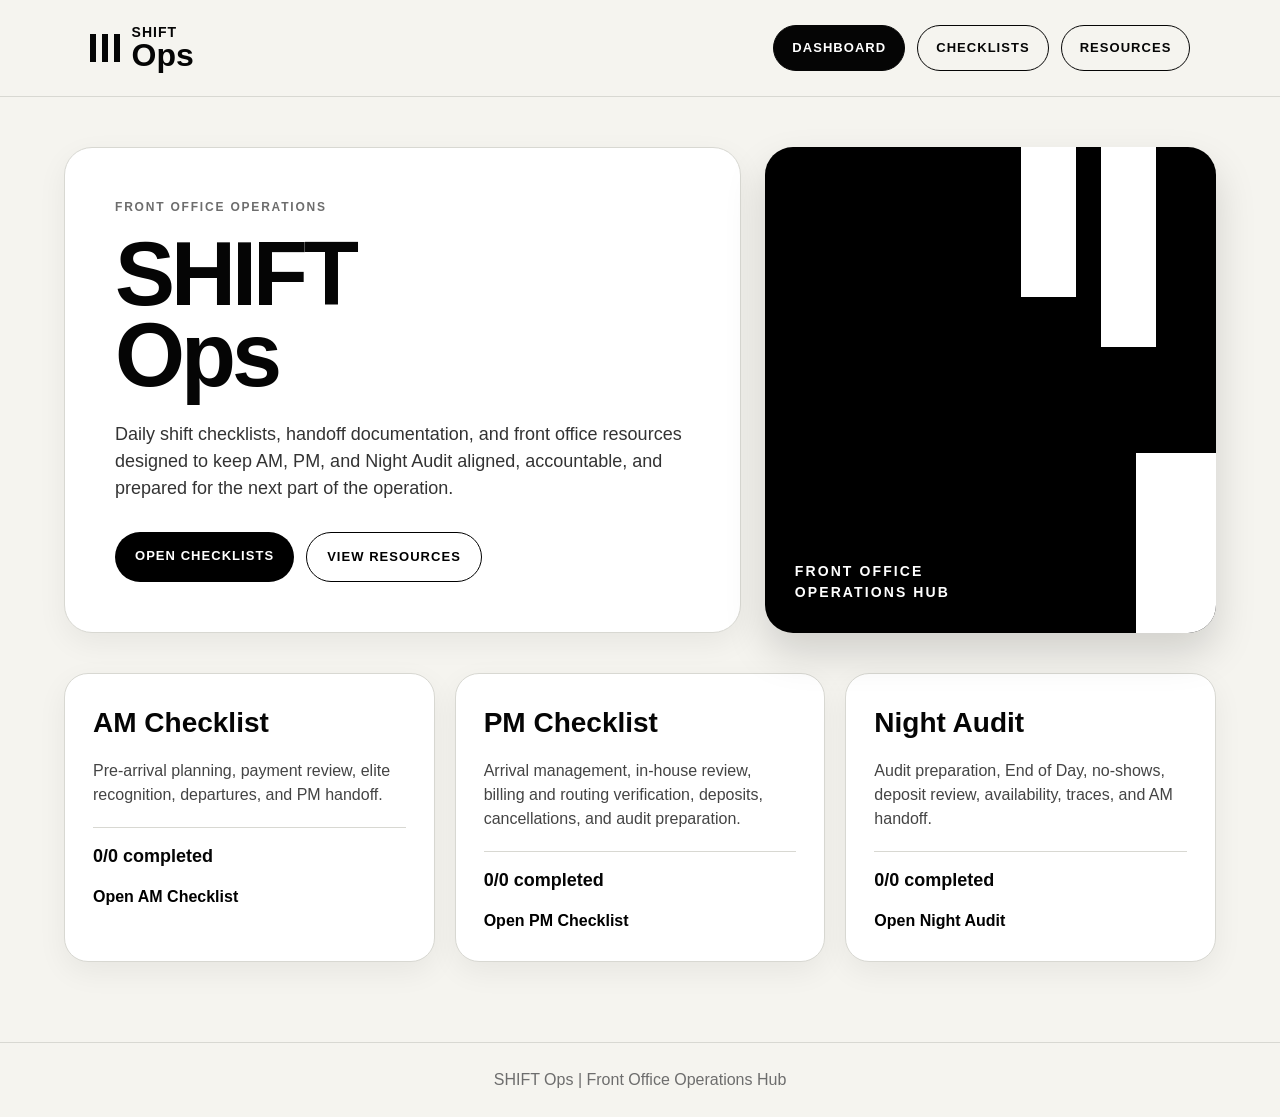
<file: index.html>
<!DOCTYPE html>
<html lang="en">
<head>
  <meta charset="UTF-8">
  <meta name="viewport" content="width=device-width, initial-scale=1.0">
  <title>SHIFT Ops | Dashboard</title>
  <link rel="stylesheet" href="css/style.css">
    <script src="js/auth.js"></script>
</head>

<body>
  <header class="site-header">
    <a href="index.html" class="brand" aria-label="SHIFT Ops Home">
      <div class="brand-mark" aria-hidden="true">
        <span></span>
        <span></span>
        <span></span>
      </div>
      <div class="brand-text">
        <span>SHIFT</span>
        <span>Ops</span>
      </div>
    </a>

    <nav class="site-nav" aria-label="Main navigation">
      <a href="index.html" class="active">Dashboard</a>
      <a href="checklists.html">Checklists</a>
      <a href="resources.html">Resources</a>
    </nav>
  </header>

  <main class="page-shell">
    <section class="hero">
      <div class="hero-content">
        <p class="eyebrow">Front Office Operations</p>
        <h1>SHIFT<br>Ops</h1>
        <p class="hero-text">
          Daily shift checklists, handoff documentation, and front office resources designed to keep AM, PM, and Night Audit aligned, accountable, and prepared for the next part of the operation.
        </p>

        <div class="button-row">
          <a class="btn primary" href="checklists.html">Open Checklists</a>
          <a class="btn secondary" href="resources.html">View Resources</a>
        </div>
      </div>

      <div class="hero-card" aria-hidden="true">
        <div class="hero-stripe stripe-one"></div>
        <div class="hero-stripe stripe-two"></div>
        <div class="hero-block"></div>
        <p>Front Office<br>Operations Hub</p>
      </div>
    </section>

    <section class="dashboard-grid" aria-label="Checklist progress">
      <article class="card">
        <h2>AM Checklist</h2>
        <p>
          Pre-arrival planning, payment review, elite recognition, departures, and PM handoff.
        </p>
        <div class="stat" id="amDash">0/0 completed</div>
        <a class="text-link" href="checklists.html?shift=am">Open AM Checklist</a>
      </article>

      <article class="card">
        <h2>PM Checklist</h2>
        <p>
          Arrival management, in-house review, billing and routing verification, deposits, cancellations, and audit preparation.
        </p>
        <div class="stat" id="pmDash">0/0 completed</div>
        <a class="text-link" href="checklists.html?shift=pm">Open PM Checklist</a>
      </article>

      <article class="card">
        <h2>Night Audit</h2>
        <p>
          Audit preparation, End of Day, no-shows, deposit review, availability, traces, and AM handoff.
        </p>
        <div class="stat" id="nightDash">0/0 completed</div>
        <a class="text-link" href="checklists.html?shift=night">Open Night Audit</a>
      </article>
    </section>
  </main>

  <footer class="site-footer">
    SHIFT Ops | Front Office Operations Hub
  </footer>

  <script src="js/dashboard.js"></script>
</body>
</html>
</file>
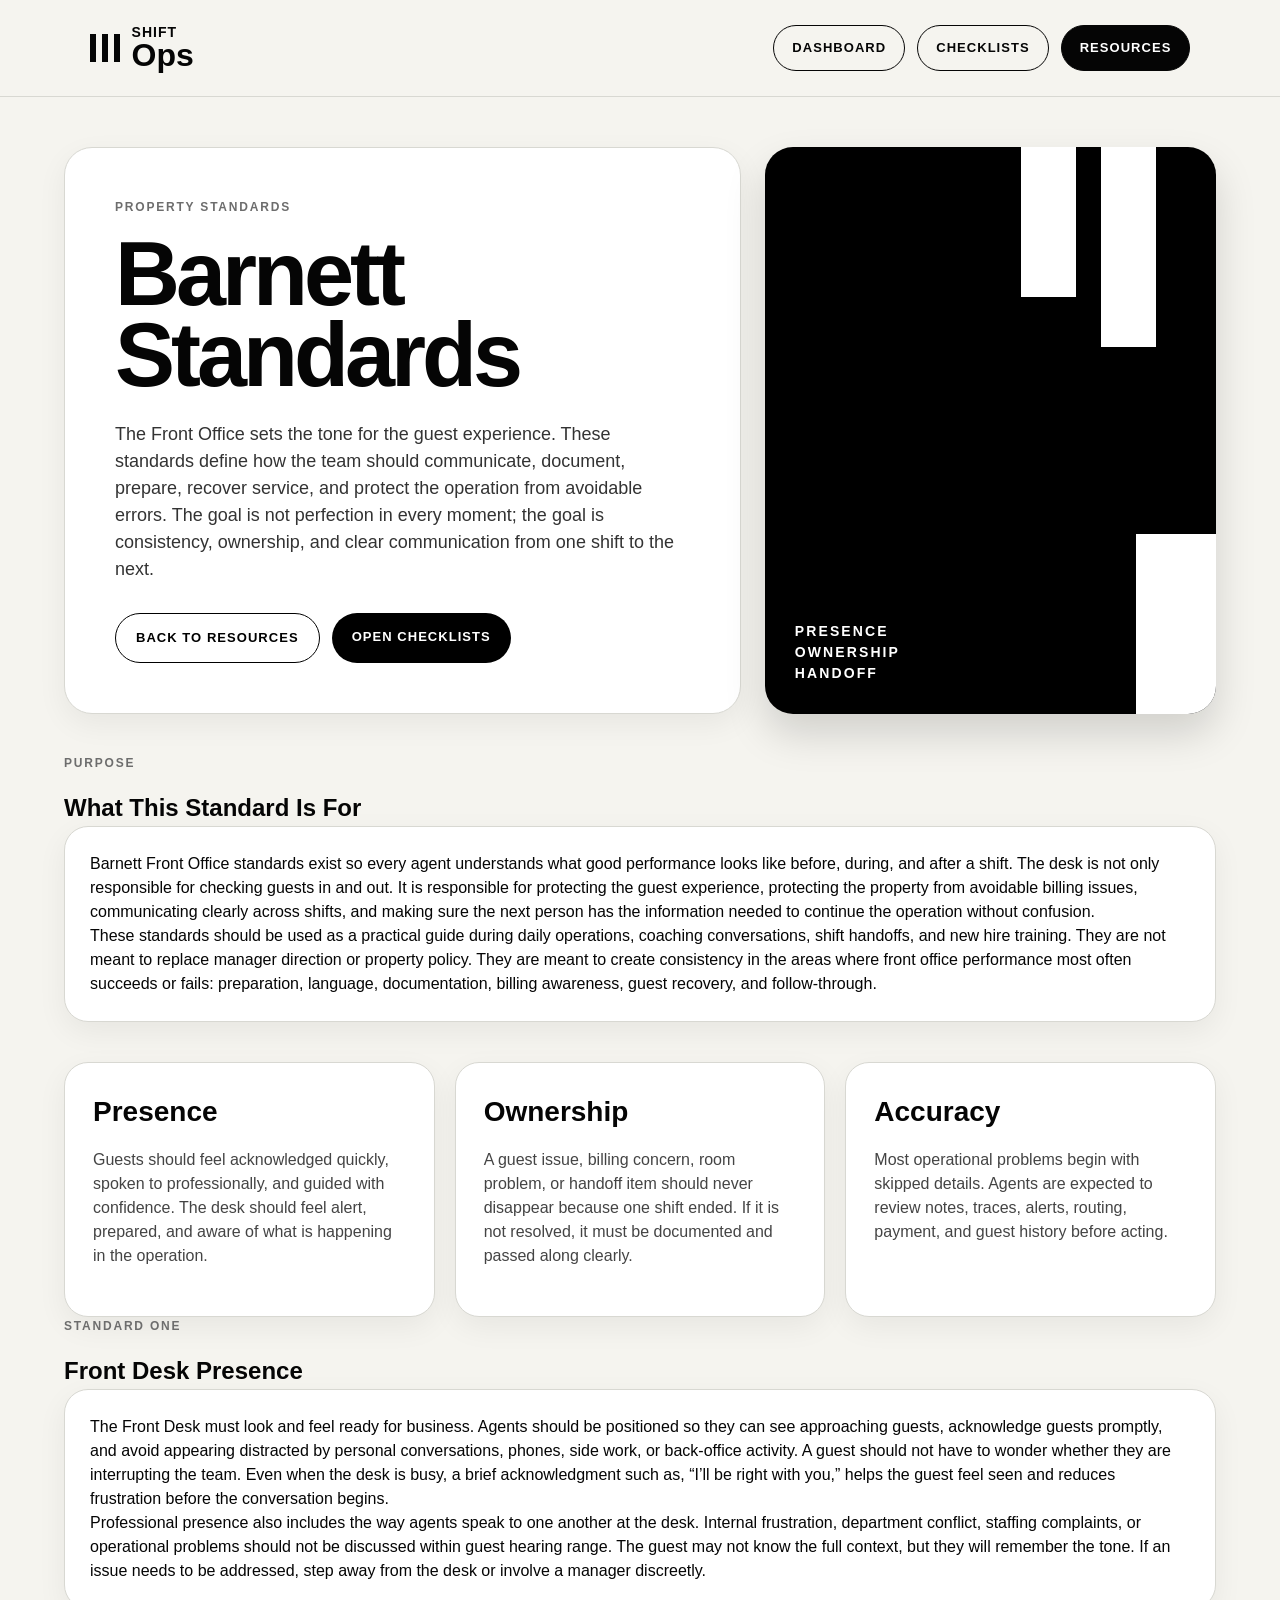
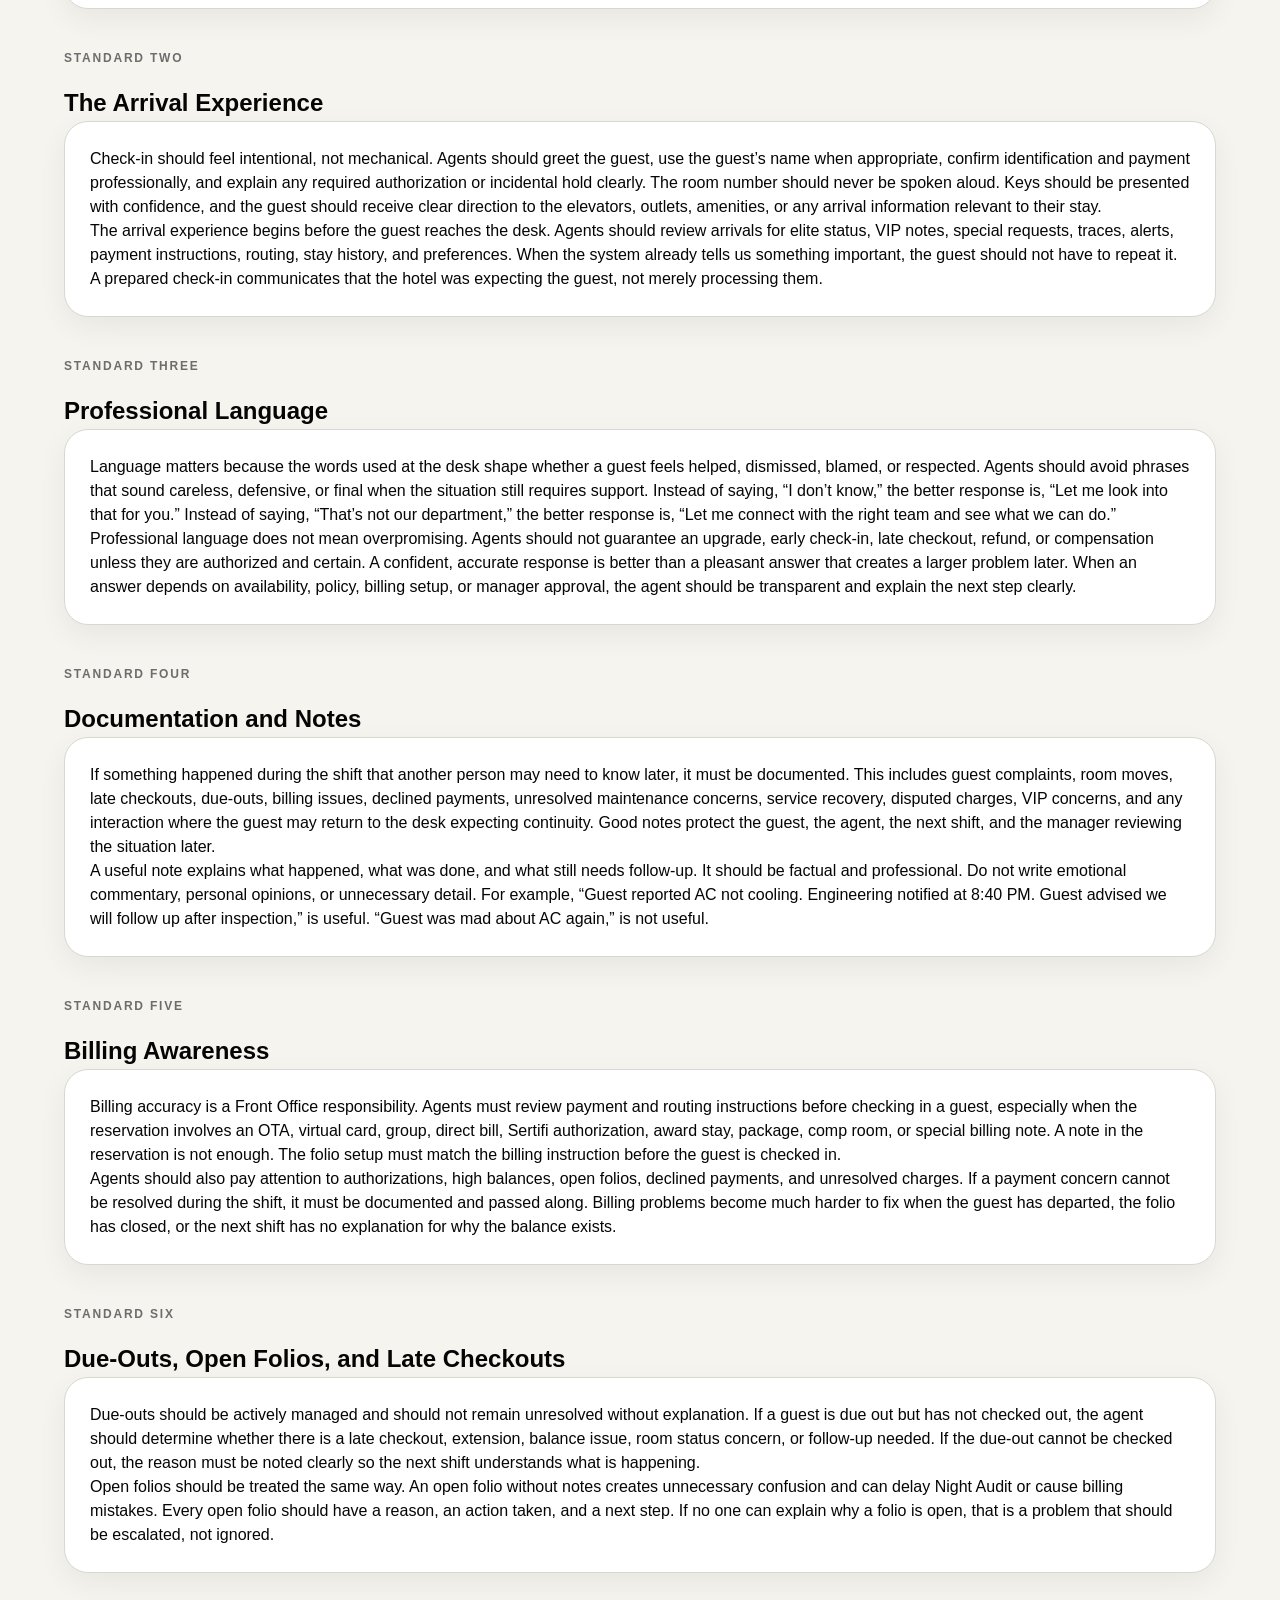
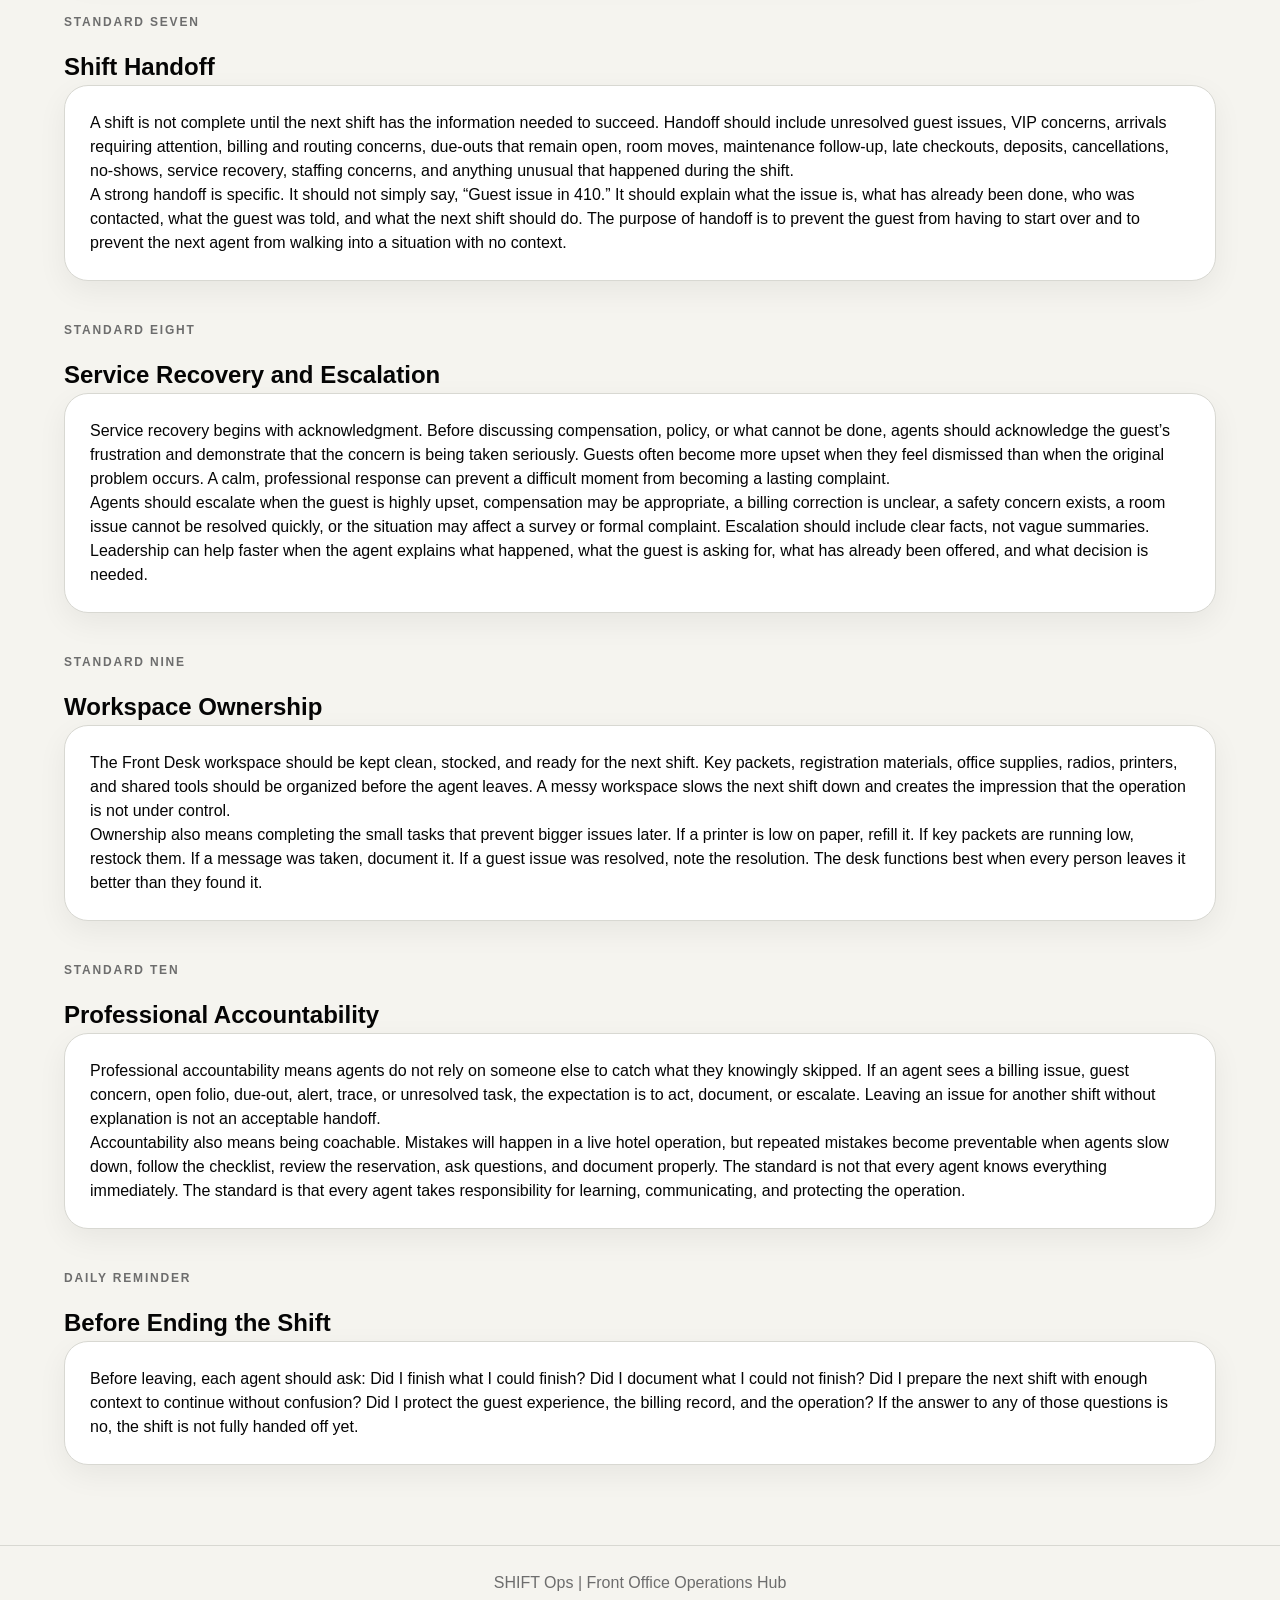
<file: barnett-standards.html>
<!DOCTYPE html>
<html lang="en">
<head>
  <meta charset="UTF-8">
  <meta name="viewport" content="width=device-width, initial-scale=1.0">
  <title>SHIFT Ops | Barnett Standards</title>
  <link rel="stylesheet" href="../css/style.css">
  <script src="../js/auth.js"></script>
</head>

<body>
  <header class="site-header">
    <a href="../index.html" class="brand" aria-label="SHIFT Ops Home">
      <div class="brand-mark" aria-hidden="true">
        <span></span>
        <span></span>
        <span></span>
      </div>

      <div class="brand-text">
        <span>SHIFT</span>
        <span>Ops</span>
      </div>
    </a>

    <nav class="site-nav" aria-label="Main navigation">
      <a href="../index.html">Dashboard</a>
      <a href="../checklists.html">Checklists</a>
      <a href="../resources.html" class="active">Resources</a>
    </nav>
  </header>

  <main class="page-shell">
    <section class="hero">
      <div class="hero-content">
        <p class="eyebrow">Property Standards</p>
        <h1>Barnett<br>Standards</h1>

        <p class="hero-text">
          The Front Office sets the tone for the guest experience. These standards define how the team should communicate, document, prepare, recover service, and protect the operation from avoidable errors. The goal is not perfection in every moment; the goal is consistency, ownership, and clear communication from one shift to the next.
        </p>

        <div class="button-row">
          <a class="btn secondary" href="../resources.html">Back to Resources</a>
          <a class="btn primary" href="../checklists.html">Open Checklists</a>
        </div>
      </div>

      <div class="hero-card" aria-hidden="true">
        <div class="hero-stripe stripe-one"></div>
        <div class="hero-stripe stripe-two"></div>
        <div class="hero-block"></div>
        <p>Presence<br>Ownership<br>Handoff</p>
      </div>
    </section>

    <section class="section-block">
      <div class="section-heading">
        <p class="eyebrow">Purpose</p>
        <h2>What This Standard Is For</h2>
      </div>

      <div class="panel">
        <p>
          Barnett Front Office standards exist so every agent understands what good performance looks like before, during, and after a shift. The desk is not only responsible for checking guests in and out. It is responsible for protecting the guest experience, protecting the property from avoidable billing issues, communicating clearly across shifts, and making sure the next person has the information needed to continue the operation without confusion.
        </p>

        <p>
          These standards should be used as a practical guide during daily operations, coaching conversations, shift handoffs, and new hire training. They are not meant to replace manager direction or property policy. They are meant to create consistency in the areas where front office performance most often succeeds or fails: preparation, language, documentation, billing awareness, guest recovery, and follow-through.
        </p>
      </div>
    </section>

    <section class="dashboard-grid">
      <article class="card">
        <h2>Presence</h2>
        <p>
          Guests should feel acknowledged quickly, spoken to professionally, and guided with confidence. The desk should feel alert, prepared, and aware of what is happening in the operation.
        </p>
      </article>

      <article class="card">
        <h2>Ownership</h2>
        <p>
          A guest issue, billing concern, room problem, or handoff item should never disappear because one shift ended. If it is not resolved, it must be documented and passed along clearly.
        </p>
      </article>

      <article class="card">
        <h2>Accuracy</h2>
        <p>
          Most operational problems begin with skipped details. Agents are expected to review notes, traces, alerts, routing, payment, and guest history before acting.
        </p>
      </article>
    </section>

    <section class="section-block">
      <div class="section-heading">
        <p class="eyebrow">Standard One</p>
        <h2>Front Desk Presence</h2>
      </div>

      <div class="panel">
        <p>
          The Front Desk must look and feel ready for business. Agents should be positioned so they can see approaching guests, acknowledge guests promptly, and avoid appearing distracted by personal conversations, phones, side work, or back-office activity. A guest should not have to wonder whether they are interrupting the team. Even when the desk is busy, a brief acknowledgment such as, “I’ll be right with you,” helps the guest feel seen and reduces frustration before the conversation begins.
        </p>

        <p>
          Professional presence also includes the way agents speak to one another at the desk. Internal frustration, department conflict, staffing complaints, or operational problems should not be discussed within guest hearing range. The guest may not know the full context, but they will remember the tone. If an issue needs to be addressed, step away from the desk or involve a manager discreetly.
        </p>
      </div>
    </section>

    <section class="section-block">
      <div class="section-heading">
        <p class="eyebrow">Standard Two</p>
        <h2>The Arrival Experience</h2>
      </div>

      <div class="panel">
        <p>
          Check-in should feel intentional, not mechanical. Agents should greet the guest, use the guest’s name when appropriate, confirm identification and payment professionally, and explain any required authorization or incidental hold clearly. The room number should never be spoken aloud. Keys should be presented with confidence, and the guest should receive clear direction to the elevators, outlets, amenities, or any arrival information relevant to their stay.
        </p>

        <p>
          The arrival experience begins before the guest reaches the desk. Agents should review arrivals for elite status, VIP notes, special requests, traces, alerts, payment instructions, routing, stay history, and preferences. When the system already tells us something important, the guest should not have to repeat it. A prepared check-in communicates that the hotel was expecting the guest, not merely processing them.
        </p>
      </div>
    </section>

    <section class="section-block">
      <div class="section-heading">
        <p class="eyebrow">Standard Three</p>
        <h2>Professional Language</h2>
      </div>

      <div class="panel">
        <p>
          Language matters because the words used at the desk shape whether a guest feels helped, dismissed, blamed, or respected. Agents should avoid phrases that sound careless, defensive, or final when the situation still requires support. Instead of saying, “I don’t know,” the better response is, “Let me look into that for you.” Instead of saying, “That’s not our department,” the better response is, “Let me connect with the right team and see what we can do.”
        </p>

        <p>
          Professional language does not mean overpromising. Agents should not guarantee an upgrade, early check-in, late checkout, refund, or compensation unless they are authorized and certain. A confident, accurate response is better than a pleasant answer that creates a larger problem later. When an answer depends on availability, policy, billing setup, or manager approval, the agent should be transparent and explain the next step clearly.
        </p>
      </div>
    </section>

    <section class="section-block">
      <div class="section-heading">
        <p class="eyebrow">Standard Four</p>
        <h2>Documentation and Notes</h2>
      </div>

      <div class="panel">
        <p>
          If something happened during the shift that another person may need to know later, it must be documented. This includes guest complaints, room moves, late checkouts, due-outs, billing issues, declined payments, unresolved maintenance concerns, service recovery, disputed charges, VIP concerns, and any interaction where the guest may return to the desk expecting continuity. Good notes protect the guest, the agent, the next shift, and the manager reviewing the situation later.
        </p>

        <p>
          A useful note explains what happened, what was done, and what still needs follow-up. It should be factual and professional. Do not write emotional commentary, personal opinions, or unnecessary detail. For example, “Guest reported AC not cooling. Engineering notified at 8:40 PM. Guest advised we will follow up after inspection,” is useful. “Guest was mad about AC again,” is not useful.
        </p>
      </div>
    </section>

    <section class="section-block">
      <div class="section-heading">
        <p class="eyebrow">Standard Five</p>
        <h2>Billing Awareness</h2>
      </div>

      <div class="panel">
        <p>
          Billing accuracy is a Front Office responsibility. Agents must review payment and routing instructions before checking in a guest, especially when the reservation involves an OTA, virtual card, group, direct bill, Sertifi authorization, award stay, package, comp room, or special billing note. A note in the reservation is not enough. The folio setup must match the billing instruction before the guest is checked in.
        </p>

        <p>
          Agents should also pay attention to authorizations, high balances, open folios, declined payments, and unresolved charges. If a payment concern cannot be resolved during the shift, it must be documented and passed along. Billing problems become much harder to fix when the guest has departed, the folio has closed, or the next shift has no explanation for why the balance exists.
        </p>
      </div>
    </section>

    <section class="section-block">
      <div class="section-heading">
        <p class="eyebrow">Standard Six</p>
        <h2>Due-Outs, Open Folios, and Late Checkouts</h2>
      </div>

      <div class="panel">
        <p>
          Due-outs should be actively managed and should not remain unresolved without explanation. If a guest is due out but has not checked out, the agent should determine whether there is a late checkout, extension, balance issue, room status concern, or follow-up needed. If the due-out cannot be checked out, the reason must be noted clearly so the next shift understands what is happening.
        </p>

        <p>
          Open folios should be treated the same way. An open folio without notes creates unnecessary confusion and can delay Night Audit or cause billing mistakes. Every open folio should have a reason, an action taken, and a next step. If no one can explain why a folio is open, that is a problem that should be escalated, not ignored.
        </p>
      </div>
    </section>

    <section class="section-block">
      <div class="section-heading">
        <p class="eyebrow">Standard Seven</p>
        <h2>Shift Handoff</h2>
      </div>

      <div class="panel">
        <p>
          A shift is not complete until the next shift has the information needed to succeed. Handoff should include unresolved guest issues, VIP concerns, arrivals requiring attention, billing and routing concerns, due-outs that remain open, room moves, maintenance follow-up, late checkouts, deposits, cancellations, no-shows, service recovery, staffing concerns, and anything unusual that happened during the shift.
        </p>

        <p>
          A strong handoff is specific. It should not simply say, “Guest issue in 410.” It should explain what the issue is, what has already been done, who was contacted, what the guest was told, and what the next shift should do. The purpose of handoff is to prevent the guest from having to start over and to prevent the next agent from walking into a situation with no context.
        </p>
      </div>
    </section>

    <section class="section-block">
      <div class="section-heading">
        <p class="eyebrow">Standard Eight</p>
        <h2>Service Recovery and Escalation</h2>
      </div>

      <div class="panel">
        <p>
          Service recovery begins with acknowledgment. Before discussing compensation, policy, or what cannot be done, agents should acknowledge the guest’s frustration and demonstrate that the concern is being taken seriously. Guests often become more upset when they feel dismissed than when the original problem occurs. A calm, professional response can prevent a difficult moment from becoming a lasting complaint.
        </p>

        <p>
          Agents should escalate when the guest is highly upset, compensation may be appropriate, a billing correction is unclear, a safety concern exists, a room issue cannot be resolved quickly, or the situation may affect a survey or formal complaint. Escalation should include clear facts, not vague summaries. Leadership can help faster when the agent explains what happened, what the guest is asking for, what has already been offered, and what decision is needed.
        </p>
      </div>
    </section>

    <section class="section-block">
      <div class="section-heading">
        <p class="eyebrow">Standard Nine</p>
        <h2>Workspace Ownership</h2>
      </div>

      <div class="panel">
        <p>
          The Front Desk workspace should be kept clean, stocked, and ready for the next shift. Key packets, registration materials, office supplies, radios, printers, and shared tools should be organized before the agent leaves. A messy workspace slows the next shift down and creates the impression that the operation is not under control.
        </p>

        <p>
          Ownership also means completing the small tasks that prevent bigger issues later. If a printer is low on paper, refill it. If key packets are running low, restock them. If a message was taken, document it. If a guest issue was resolved, note the resolution. The desk functions best when every person leaves it better than they found it.
        </p>
      </div>
    </section>

    <section class="section-block">
      <div class="section-heading">
        <p class="eyebrow">Standard Ten</p>
        <h2>Professional Accountability</h2>
      </div>

      <div class="panel">
        <p>
          Professional accountability means agents do not rely on someone else to catch what they knowingly skipped. If an agent sees a billing issue, guest concern, open folio, due-out, alert, trace, or unresolved task, the expectation is to act, document, or escalate. Leaving an issue for another shift without explanation is not an acceptable handoff.
        </p>

        <p>
          Accountability also means being coachable. Mistakes will happen in a live hotel operation, but repeated mistakes become preventable when agents slow down, follow the checklist, review the reservation, ask questions, and document properly. The standard is not that every agent knows everything immediately. The standard is that every agent takes responsibility for learning, communicating, and protecting the operation.
        </p>
      </div>
    </section>

    <section class="section-block">
      <div class="section-heading">
        <p class="eyebrow">Daily Reminder</p>
        <h2>Before Ending the Shift</h2>
      </div>

      <div class="panel">
        <p>
          Before leaving, each agent should ask: Did I finish what I could finish? Did I document what I could not finish? Did I prepare the next shift with enough context to continue without confusion? Did I protect the guest experience, the billing record, and the operation? If the answer to any of those questions is no, the shift is not fully handed off yet.
        </p>
      </div>
    </section>
  </main>

  <footer class="site-footer">
    SHIFT Ops | Front Office Operations Hub
  </footer>
</body>
</html>
</file>
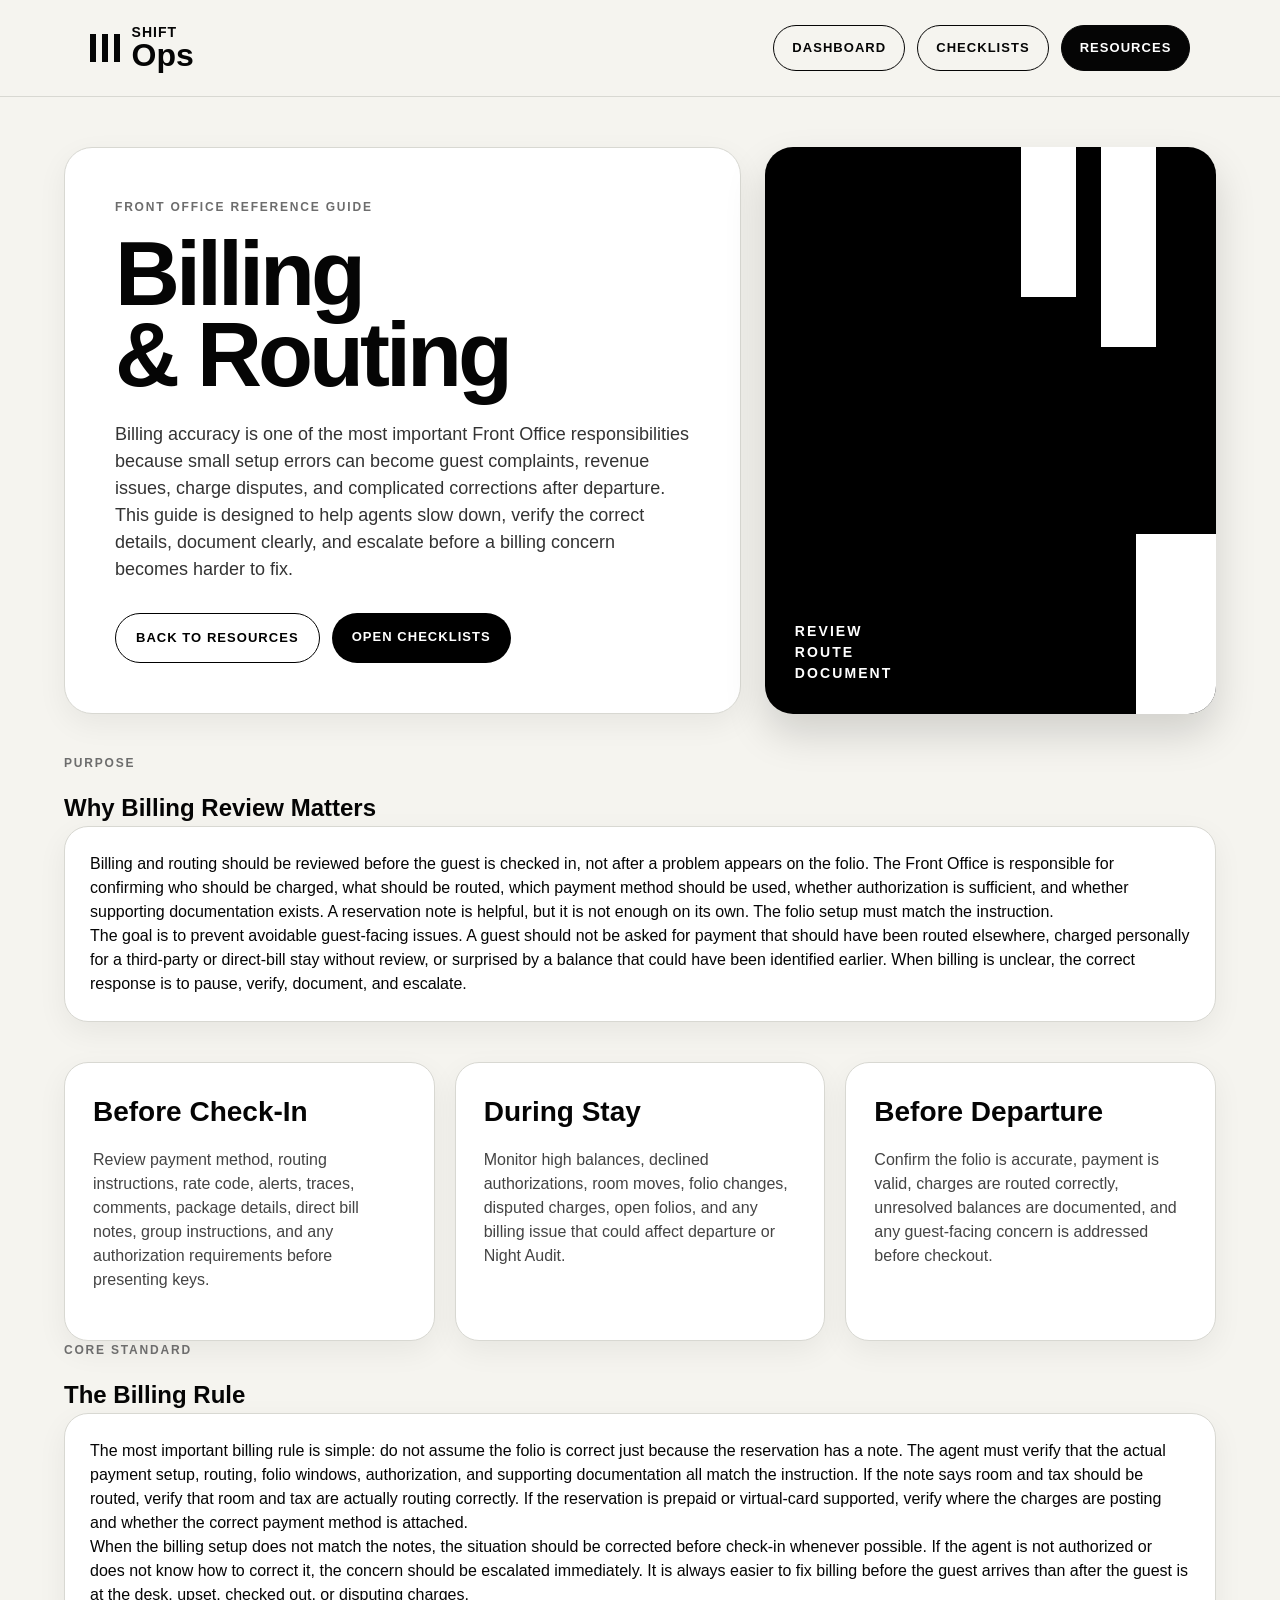
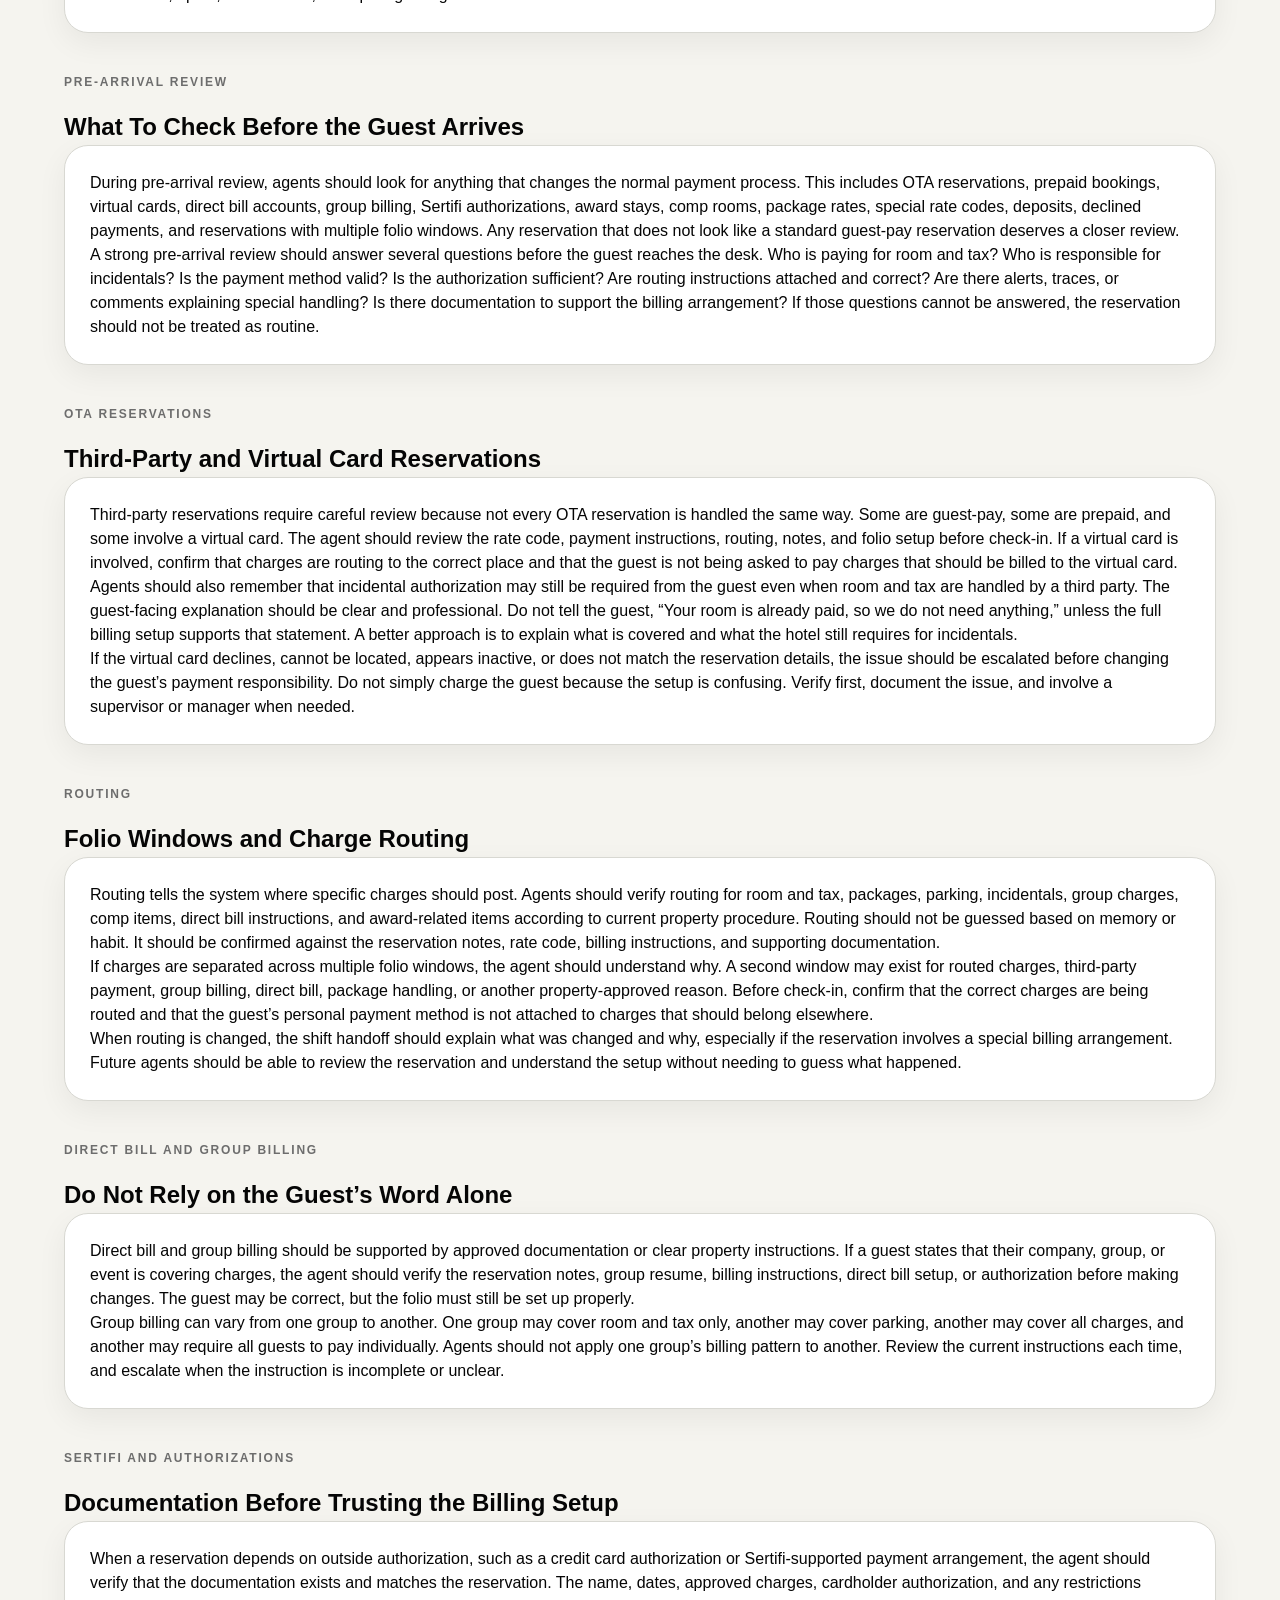
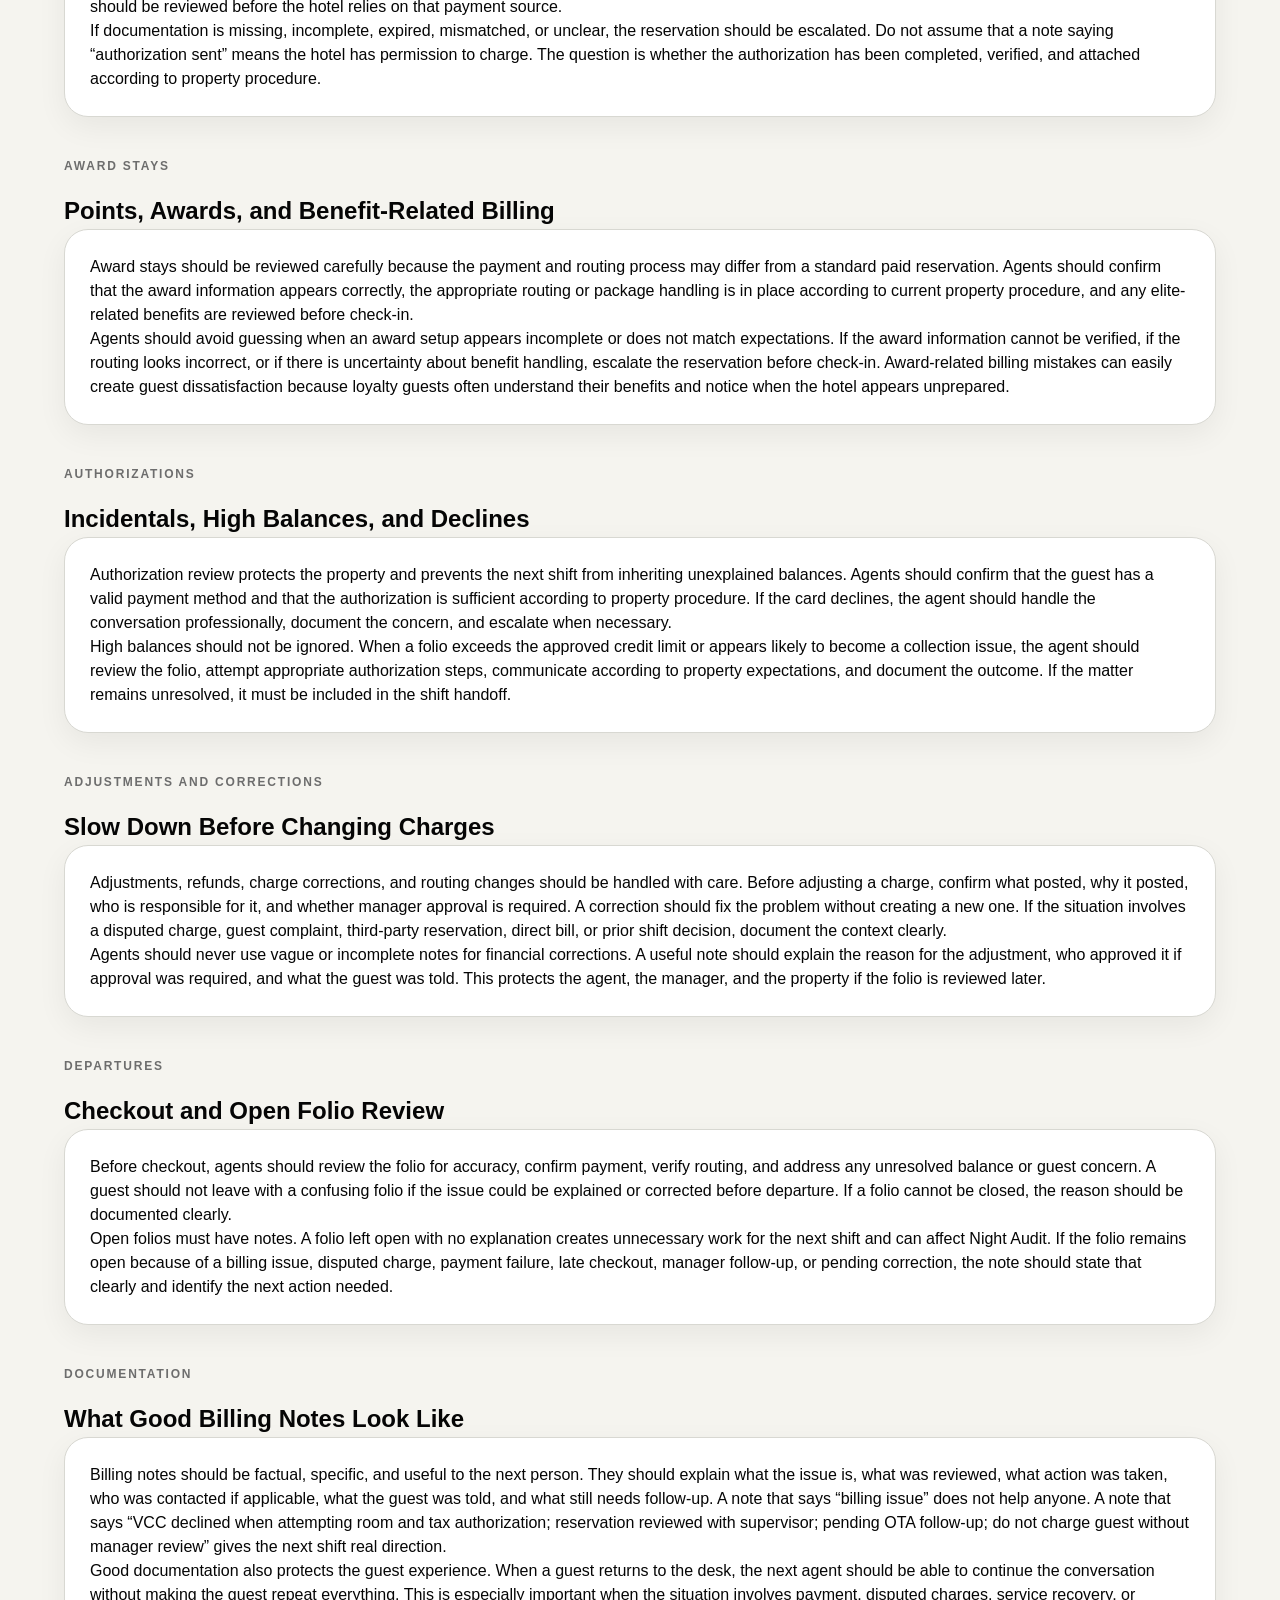
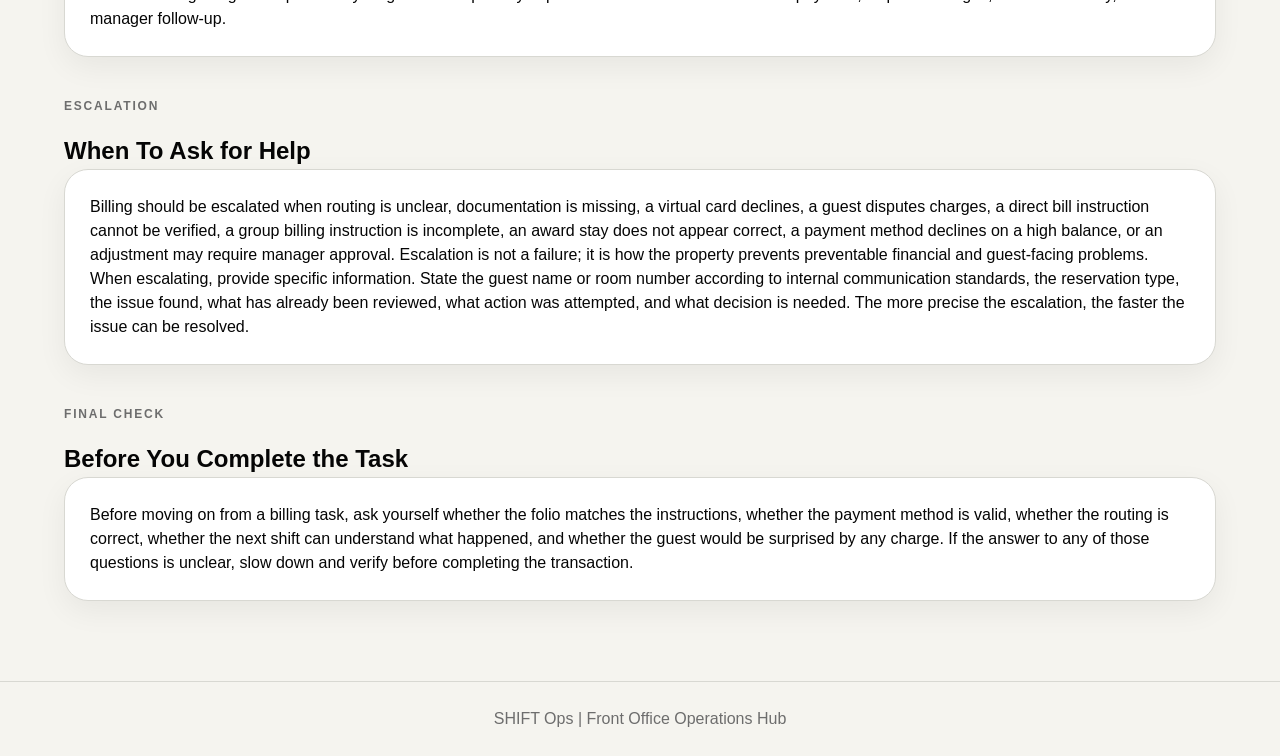
<file: billing-routing.html>
<!DOCTYPE html>
<html lang="en">
<head>
  <meta charset="UTF-8">
  <meta name="viewport" content="width=device-width, initial-scale=1.0">
  <title>SHIFT Ops | Billing & Routing</title>
  <link rel="stylesheet" href="../css/style.css">
  <script src="../js/auth.js"></script>
</head>

<body>
  <header class="site-header">
    <a href="../index.html" class="brand" aria-label="SHIFT Ops Home">
      <div class="brand-mark" aria-hidden="true">
        <span></span>
        <span></span>
        <span></span>
      </div>

      <div class="brand-text">
        <span>SHIFT</span>
        <span>Ops</span>
      </div>
    </a>

    <nav class="site-nav" aria-label="Main navigation">
      <a href="../index.html">Dashboard</a>
      <a href="../checklists.html">Checklists</a>
      <a href="../resources.html" class="active">Resources</a>
    </nav>
  </header>

  <main class="page-shell">
    <section class="hero">
      <div class="hero-content">
        <p class="eyebrow">Front Office Reference Guide</p>
        <h1>Billing<br>& Routing</h1>

        <p class="hero-text">
          Billing accuracy is one of the most important Front Office responsibilities because small setup errors can become guest complaints, revenue issues, charge disputes, and complicated corrections after departure. This guide is designed to help agents slow down, verify the correct details, document clearly, and escalate before a billing concern becomes harder to fix.
        </p>

        <div class="button-row">
          <a class="btn secondary" href="../resources.html">Back to Resources</a>
          <a class="btn primary" href="../checklists.html">Open Checklists</a>
        </div>
      </div>

      <div class="hero-card" aria-hidden="true">
        <div class="hero-stripe stripe-one"></div>
        <div class="hero-stripe stripe-two"></div>
        <div class="hero-block"></div>
        <p>Review<br>Route<br>Document</p>
      </div>
    </section>

    <section class="section-block">
      <div class="section-heading">
        <p class="eyebrow">Purpose</p>
        <h2>Why Billing Review Matters</h2>
      </div>

      <div class="panel">
        <p>
          Billing and routing should be reviewed before the guest is checked in, not after a problem appears on the folio. The Front Office is responsible for confirming who should be charged, what should be routed, which payment method should be used, whether authorization is sufficient, and whether supporting documentation exists. A reservation note is helpful, but it is not enough on its own. The folio setup must match the instruction.
        </p>

        <p>
          The goal is to prevent avoidable guest-facing issues. A guest should not be asked for payment that should have been routed elsewhere, charged personally for a third-party or direct-bill stay without review, or surprised by a balance that could have been identified earlier. When billing is unclear, the correct response is to pause, verify, document, and escalate.
        </p>
      </div>
    </section>

    <section class="dashboard-grid">
      <article class="card">
        <h2>Before Check-In</h2>
        <p>
          Review payment method, routing instructions, rate code, alerts, traces, comments, package details, direct bill notes, group instructions, and any authorization requirements before presenting keys.
        </p>
      </article>

      <article class="card">
        <h2>During Stay</h2>
        <p>
          Monitor high balances, declined authorizations, room moves, folio changes, disputed charges, open folios, and any billing issue that could affect departure or Night Audit.
        </p>
      </article>

      <article class="card">
        <h2>Before Departure</h2>
        <p>
          Confirm the folio is accurate, payment is valid, charges are routed correctly, unresolved balances are documented, and any guest-facing concern is addressed before checkout.
        </p>
      </article>
    </section>

    <section class="section-block">
      <div class="section-heading">
        <p class="eyebrow">Core Standard</p>
        <h2>The Billing Rule</h2>
      </div>

      <div class="panel">
        <p>
          The most important billing rule is simple: do not assume the folio is correct just because the reservation has a note. The agent must verify that the actual payment setup, routing, folio windows, authorization, and supporting documentation all match the instruction. If the note says room and tax should be routed, verify that room and tax are actually routing correctly. If the reservation is prepaid or virtual-card supported, verify where the charges are posting and whether the correct payment method is attached.
        </p>

        <p>
          When the billing setup does not match the notes, the situation should be corrected before check-in whenever possible. If the agent is not authorized or does not know how to correct it, the concern should be escalated immediately. It is always easier to fix billing before the guest arrives than after the guest is at the desk, upset, checked out, or disputing charges.
        </p>
      </div>
    </section>

    <section class="section-block">
      <div class="section-heading">
        <p class="eyebrow">Pre-Arrival Review</p>
        <h2>What To Check Before the Guest Arrives</h2>
      </div>

      <div class="panel">
        <p>
          During pre-arrival review, agents should look for anything that changes the normal payment process. This includes OTA reservations, prepaid bookings, virtual cards, direct bill accounts, group billing, Sertifi authorizations, award stays, comp rooms, package rates, special rate codes, deposits, declined payments, and reservations with multiple folio windows. Any reservation that does not look like a standard guest-pay reservation deserves a closer review.
        </p>

        <p>
          A strong pre-arrival review should answer several questions before the guest reaches the desk. Who is paying for room and tax? Who is responsible for incidentals? Is the payment method valid? Is the authorization sufficient? Are routing instructions attached and correct? Are there alerts, traces, or comments explaining special handling? Is there documentation to support the billing arrangement? If those questions cannot be answered, the reservation should not be treated as routine.
        </p>
      </div>
    </section>

    <section class="section-block">
      <div class="section-heading">
        <p class="eyebrow">OTA Reservations</p>
        <h2>Third-Party and Virtual Card Reservations</h2>
      </div>

      <div class="panel">
        <p>
          Third-party reservations require careful review because not every OTA reservation is handled the same way. Some are guest-pay, some are prepaid, and some involve a virtual card. The agent should review the rate code, payment instructions, routing, notes, and folio setup before check-in. If a virtual card is involved, confirm that charges are routing to the correct place and that the guest is not being asked to pay charges that should be billed to the virtual card.
        </p>

        <p>
          Agents should also remember that incidental authorization may still be required from the guest even when room and tax are handled by a third party. The guest-facing explanation should be clear and professional. Do not tell the guest, “Your room is already paid, so we do not need anything,” unless the full billing setup supports that statement. A better approach is to explain what is covered and what the hotel still requires for incidentals.
        </p>

        <p>
          If the virtual card declines, cannot be located, appears inactive, or does not match the reservation details, the issue should be escalated before changing the guest’s payment responsibility. Do not simply charge the guest because the setup is confusing. Verify first, document the issue, and involve a supervisor or manager when needed.
        </p>
      </div>
    </section>

    <section class="section-block">
      <div class="section-heading">
        <p class="eyebrow">Routing</p>
        <h2>Folio Windows and Charge Routing</h2>
      </div>

      <div class="panel">
        <p>
          Routing tells the system where specific charges should post. Agents should verify routing for room and tax, packages, parking, incidentals, group charges, comp items, direct bill instructions, and award-related items according to current property procedure. Routing should not be guessed based on memory or habit. It should be confirmed against the reservation notes, rate code, billing instructions, and supporting documentation.
        </p>

        <p>
          If charges are separated across multiple folio windows, the agent should understand why. A second window may exist for routed charges, third-party payment, group billing, direct bill, package handling, or another property-approved reason. Before check-in, confirm that the correct charges are being routed and that the guest’s personal payment method is not attached to charges that should belong elsewhere.
        </p>

        <p>
          When routing is changed, the shift handoff should explain what was changed and why, especially if the reservation involves a special billing arrangement. Future agents should be able to review the reservation and understand the setup without needing to guess what happened.
        </p>
      </div>
    </section>

    <section class="section-block">
      <div class="section-heading">
        <p class="eyebrow">Direct Bill and Group Billing</p>
        <h2>Do Not Rely on the Guest’s Word Alone</h2>
      </div>

      <div class="panel">
        <p>
          Direct bill and group billing should be supported by approved documentation or clear property instructions. If a guest states that their company, group, or event is covering charges, the agent should verify the reservation notes, group resume, billing instructions, direct bill setup, or authorization before making changes. The guest may be correct, but the folio must still be set up properly.
        </p>

        <p>
          Group billing can vary from one group to another. One group may cover room and tax only, another may cover parking, another may cover all charges, and another may require all guests to pay individually. Agents should not apply one group’s billing pattern to another. Review the current instructions each time, and escalate when the instruction is incomplete or unclear.
        </p>
      </div>
    </section>

    <section class="section-block">
      <div class="section-heading">
        <p class="eyebrow">Sertifi and Authorizations</p>
        <h2>Documentation Before Trusting the Billing Setup</h2>
      </div>

      <div class="panel">
        <p>
          When a reservation depends on outside authorization, such as a credit card authorization or Sertifi-supported payment arrangement, the agent should verify that the documentation exists and matches the reservation. The name, dates, approved charges, cardholder authorization, and any restrictions should be reviewed before the hotel relies on that payment source.
        </p>

        <p>
          If documentation is missing, incomplete, expired, mismatched, or unclear, the reservation should be escalated. Do not assume that a note saying “authorization sent” means the hotel has permission to charge. The question is whether the authorization has been completed, verified, and attached according to property procedure.
        </p>
      </div>
    </section>

    <section class="section-block">
      <div class="section-heading">
        <p class="eyebrow">Award Stays</p>
        <h2>Points, Awards, and Benefit-Related Billing</h2>
      </div>

      <div class="panel">
        <p>
          Award stays should be reviewed carefully because the payment and routing process may differ from a standard paid reservation. Agents should confirm that the award information appears correctly, the appropriate routing or package handling is in place according to current property procedure, and any elite-related benefits are reviewed before check-in.
        </p>

        <p>
          Agents should avoid guessing when an award setup appears incomplete or does not match expectations. If the award information cannot be verified, if the routing looks incorrect, or if there is uncertainty about benefit handling, escalate the reservation before check-in. Award-related billing mistakes can easily create guest dissatisfaction because loyalty guests often understand their benefits and notice when the hotel appears unprepared.
        </p>
      </div>
    </section>

    <section class="section-block">
      <div class="section-heading">
        <p class="eyebrow">Authorizations</p>
        <h2>Incidentals, High Balances, and Declines</h2>
      </div>

      <div class="panel">
        <p>
          Authorization review protects the property and prevents the next shift from inheriting unexplained balances. Agents should confirm that the guest has a valid payment method and that the authorization is sufficient according to property procedure. If the card declines, the agent should handle the conversation professionally, document the concern, and escalate when necessary.
        </p>

        <p>
          High balances should not be ignored. When a folio exceeds the approved credit limit or appears likely to become a collection issue, the agent should review the folio, attempt appropriate authorization steps, communicate according to property expectations, and document the outcome. If the matter remains unresolved, it must be included in the shift handoff.
        </p>
      </div>
    </section>

    <section class="section-block">
      <div class="section-heading">
        <p class="eyebrow">Adjustments and Corrections</p>
        <h2>Slow Down Before Changing Charges</h2>
      </div>

      <div class="panel">
        <p>
          Adjustments, refunds, charge corrections, and routing changes should be handled with care. Before adjusting a charge, confirm what posted, why it posted, who is responsible for it, and whether manager approval is required. A correction should fix the problem without creating a new one. If the situation involves a disputed charge, guest complaint, third-party reservation, direct bill, or prior shift decision, document the context clearly.
        </p>

        <p>
          Agents should never use vague or incomplete notes for financial corrections. A useful note should explain the reason for the adjustment, who approved it if approval was required, and what the guest was told. This protects the agent, the manager, and the property if the folio is reviewed later.
        </p>
      </div>
    </section>

    <section class="section-block">
      <div class="section-heading">
        <p class="eyebrow">Departures</p>
        <h2>Checkout and Open Folio Review</h2>
      </div>

      <div class="panel">
        <p>
          Before checkout, agents should review the folio for accuracy, confirm payment, verify routing, and address any unresolved balance or guest concern. A guest should not leave with a confusing folio if the issue could be explained or corrected before departure. If a folio cannot be closed, the reason should be documented clearly.
        </p>

        <p>
          Open folios must have notes. A folio left open with no explanation creates unnecessary work for the next shift and can affect Night Audit. If the folio remains open because of a billing issue, disputed charge, payment failure, late checkout, manager follow-up, or pending correction, the note should state that clearly and identify the next action needed.
        </p>
      </div>
    </section>

    <section class="section-block">
      <div class="section-heading">
        <p class="eyebrow">Documentation</p>
        <h2>What Good Billing Notes Look Like</h2>
      </div>

      <div class="panel">
        <p>
          Billing notes should be factual, specific, and useful to the next person. They should explain what the issue is, what was reviewed, what action was taken, who was contacted if applicable, what the guest was told, and what still needs follow-up. A note that says “billing issue” does not help anyone. A note that says “VCC declined when attempting room and tax authorization; reservation reviewed with supervisor; pending OTA follow-up; do not charge guest without manager review” gives the next shift real direction.
        </p>

        <p>
          Good documentation also protects the guest experience. When a guest returns to the desk, the next agent should be able to continue the conversation without making the guest repeat everything. This is especially important when the situation involves payment, disputed charges, service recovery, or manager follow-up.
        </p>
      </div>
    </section>

    <section class="section-block">
      <div class="section-heading">
        <p class="eyebrow">Escalation</p>
        <h2>When To Ask for Help</h2>
      </div>

      <div class="panel">
        <p>
          Billing should be escalated when routing is unclear, documentation is missing, a virtual card declines, a guest disputes charges, a direct bill instruction cannot be verified, a group billing instruction is incomplete, an award stay does not appear correct, a payment method declines on a high balance, or an adjustment may require manager approval. Escalation is not a failure; it is how the property prevents preventable financial and guest-facing problems.
        </p>

        <p>
          When escalating, provide specific information. State the guest name or room number according to internal communication standards, the reservation type, the issue found, what has already been reviewed, what action was attempted, and what decision is needed. The more precise the escalation, the faster the issue can be resolved.
        </p>
      </div>
    </section>

    <section class="section-block">
      <div class="section-heading">
        <p class="eyebrow">Final Check</p>
        <h2>Before You Complete the Task</h2>
      </div>

      <div class="panel">
        <p>
          Before moving on from a billing task, ask yourself whether the folio matches the instructions, whether the payment method is valid, whether the routing is correct, whether the next shift can understand what happened, and whether the guest would be surprised by any charge. If the answer to any of those questions is unclear, slow down and verify before completing the transaction.
        </p>
      </div>
    </section>
  </main>

  <footer class="site-footer">
    SHIFT Ops | Front Office Operations Hub
  </footer>
</body>
</html>
</file>
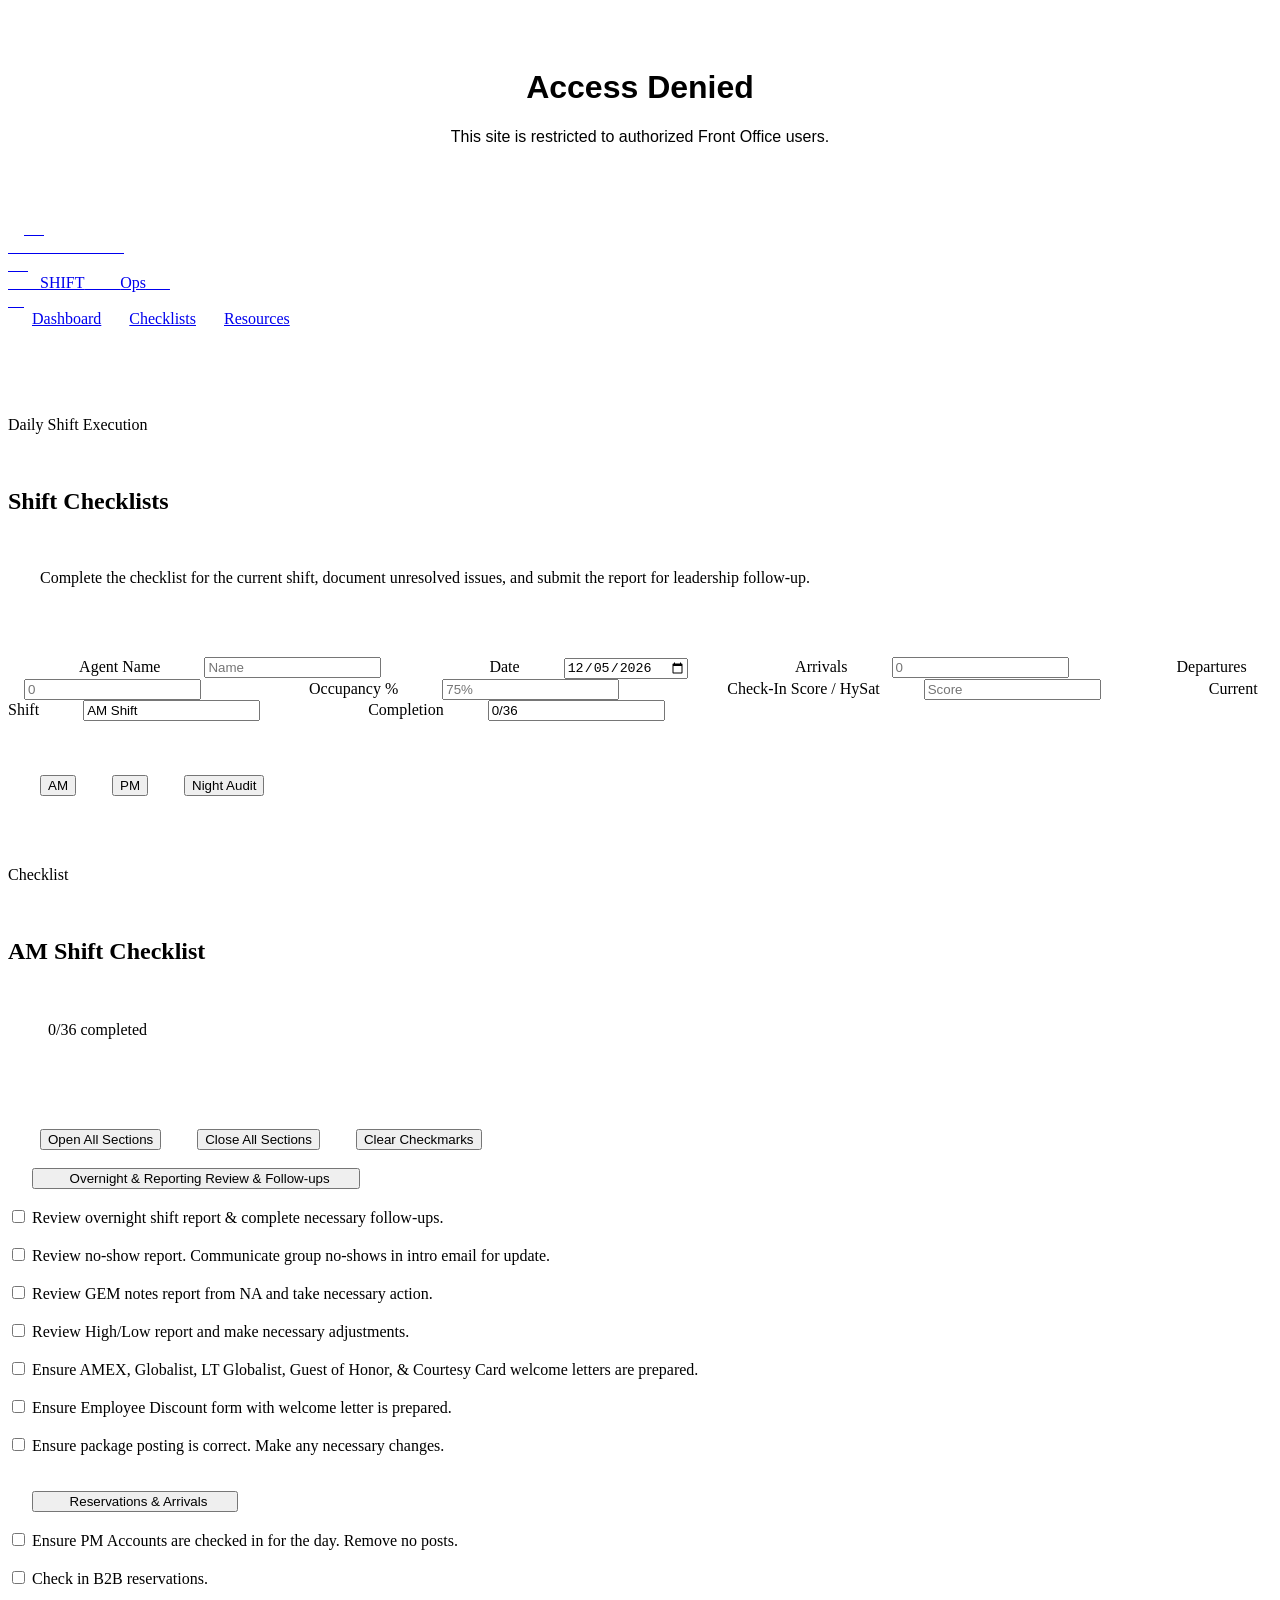
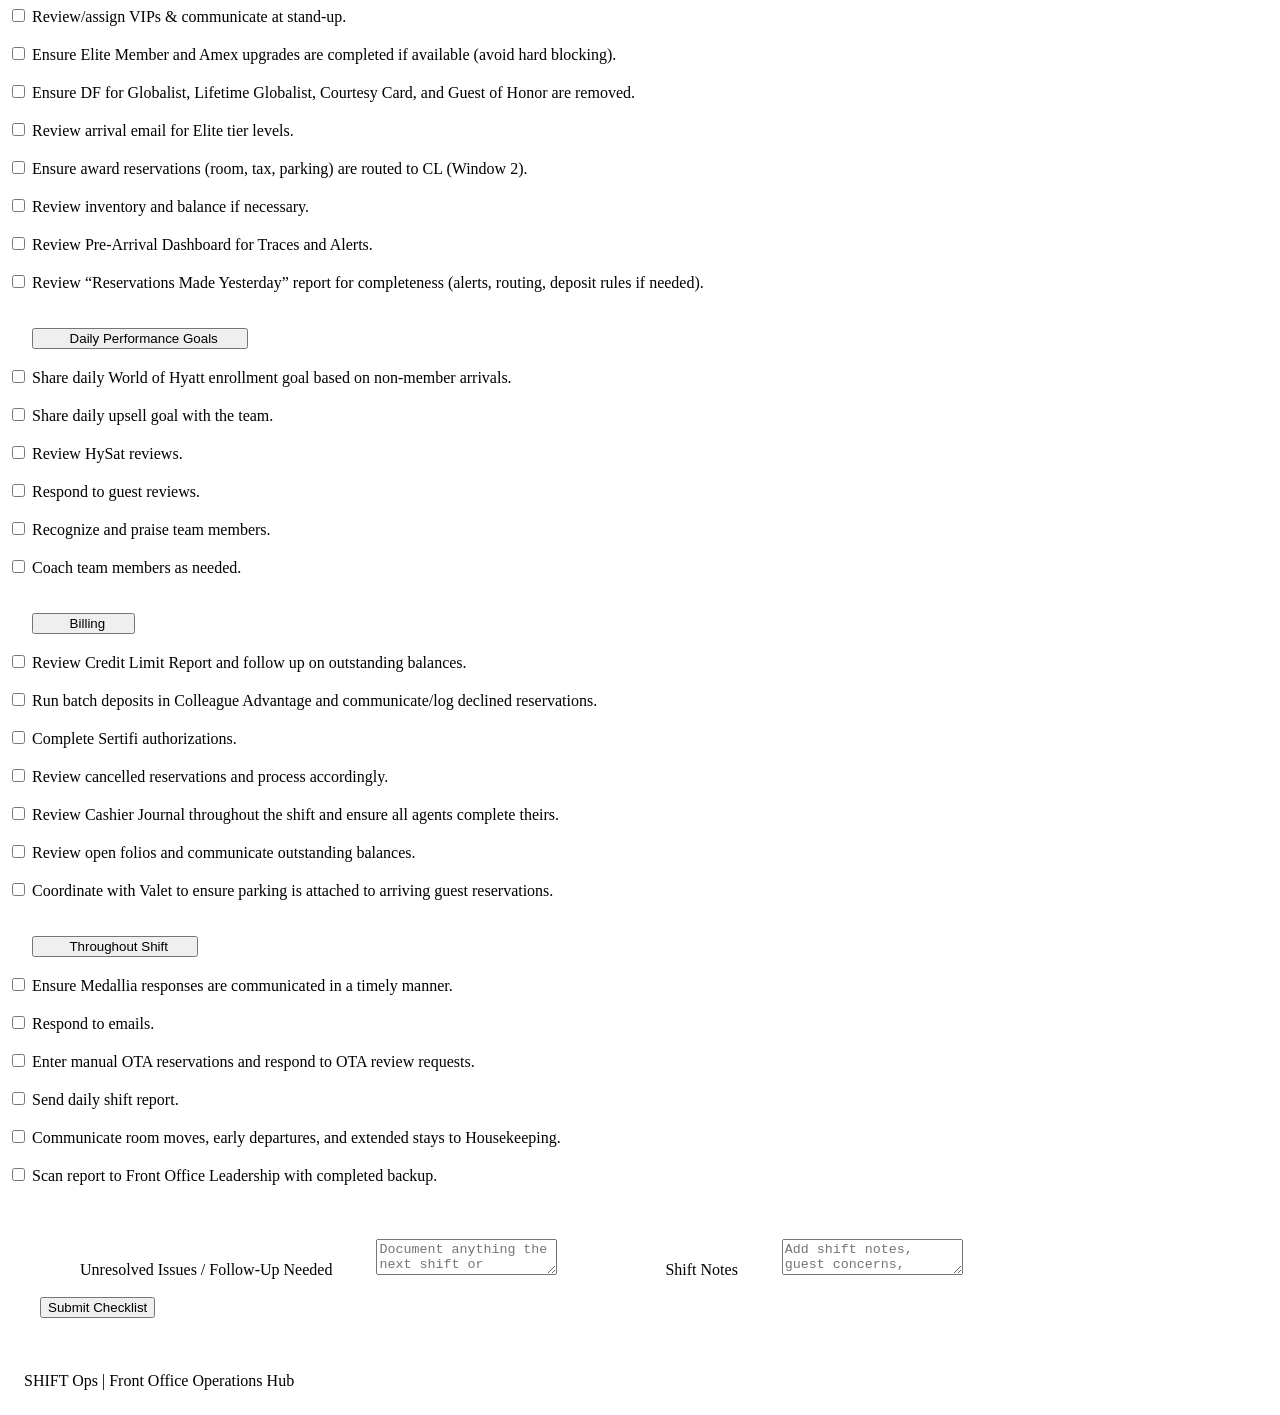
<file: checklists.html>
<!DOCTYPE html>
<html lang="en">
<head>
  <meta charset="UTF-8">
  <meta name="viewport" content="width=device-width, initial-scale=1.0">
  <title>SHIFT Ops | Checklists</title>
  <link rel="stylesheet" href="css/style.css">
  <script src="js/auth.js"></script>
</head>

<body>
  <header class="site-header">
    <a href="index.html" class="brand" aria-label="SHIFT Ops Home">
      <div class="brand-mark" aria-hidden="true">
        <span></span>
        <span></span>
        <span></span>
      </div>

      <div class="brand-text">
        <span>SHIFT</span>
        <span>Ops</span>
      </div>
    </a>

    <nav class="site-nav" aria-label="Main navigation">
      <a href="index.html">Dashboard</a>
      <a href="checklists.html" class="active">Checklists</a>
      <a href="resources.html">Resources</a>
    </nav>
  </header>

  <main class="page-shell">
    <section class="page-intro">
      <p class="eyebrow">Daily Shift Execution</p>
      <h1>Shift Checklists</h1>
      <p class="hero-text">
        Complete the checklist for the current shift, document unresolved issues, and submit the report for leadership follow-up.
      </p>
    </section>

    <section class="panel">
      <div class="form-grid">
        <label>
          Agent Name
          <input id="agentName" type="text" placeholder="Name">
        </label>

        <label>
          Date
          <input id="shiftDate" type="date">
        </label>

        <label>
          Arrivals
          <input id="arrivals" type="number" placeholder="0">
        </label>

        <label>
          Departures
          <input id="departures" type="number" placeholder="0">
        </label>

        <label>
          Occupancy %
          <input id="occupancy" type="text" placeholder="75%">
        </label>

        <label>
          Check-In Score / HySat
          <input id="score" type="text" placeholder="Score">
        </label>

        <label>
          Current Shift
          <input id="shiftLabel" type="text" readonly>
        </label>

        <label>
          Completion
          <input id="completionLabel" type="text" readonly>
        </label>
      </div>
    </section>

    <section class="checklist-workspace">
      <div class="shift-tabs">
        <button class="shift-tab active" type="button" data-shift="am">AM</button>
        <button class="shift-tab" type="button" data-shift="pm">PM</button>
        <button class="shift-tab" type="button" data-shift="night">Night Audit</button>
      </div>

      <div class="checklist-header">
        <div>
          <p class="eyebrow">Checklist</p>
          <h2 id="checklistTitle">AM Shift Checklist</h2>
        </div>

        <div class="progress-card">
          <span id="progressText">0/0 completed</span>
          <div class="progress-track">
            <div id="progressFill" class="progress-fill"></div>
          </div>
        </div>
      </div>

      <div class="checklist-actions">
        <button id="openAllBtn" class="btn secondary" type="button">Open All Sections</button>
        <button id="closeAllBtn" class="btn secondary" type="button">Close All Sections</button>
        <button id="clearChecklistBtn" class="btn secondary" type="button">Clear Checkmarks</button>
      </div>

      <div id="checklistContainer"></div>

      <div class="notes-grid">
        <label>
          Unresolved Issues / Follow-Up Needed
          <textarea id="unresolved" placeholder="Document anything the next shift or leadership needs to know."></textarea>
        </label>

        <label>
          Shift Notes
          <textarea id="notes" placeholder="Add shift notes, guest concerns, billing issues, pass-along items, or important context."></textarea>
        </label>
      </div>

      <div class="submit-row">
        <button id="submitChecklistBtn" class="btn primary" type="button">Submit Checklist</button>
      </div>
    </section>
  </main>

  <footer class="site-footer">
    SHIFT Ops | Front Office Operations Hub
  </footer>

  <script src="js/checklists.js"></script>
</body>
</html>
</file>
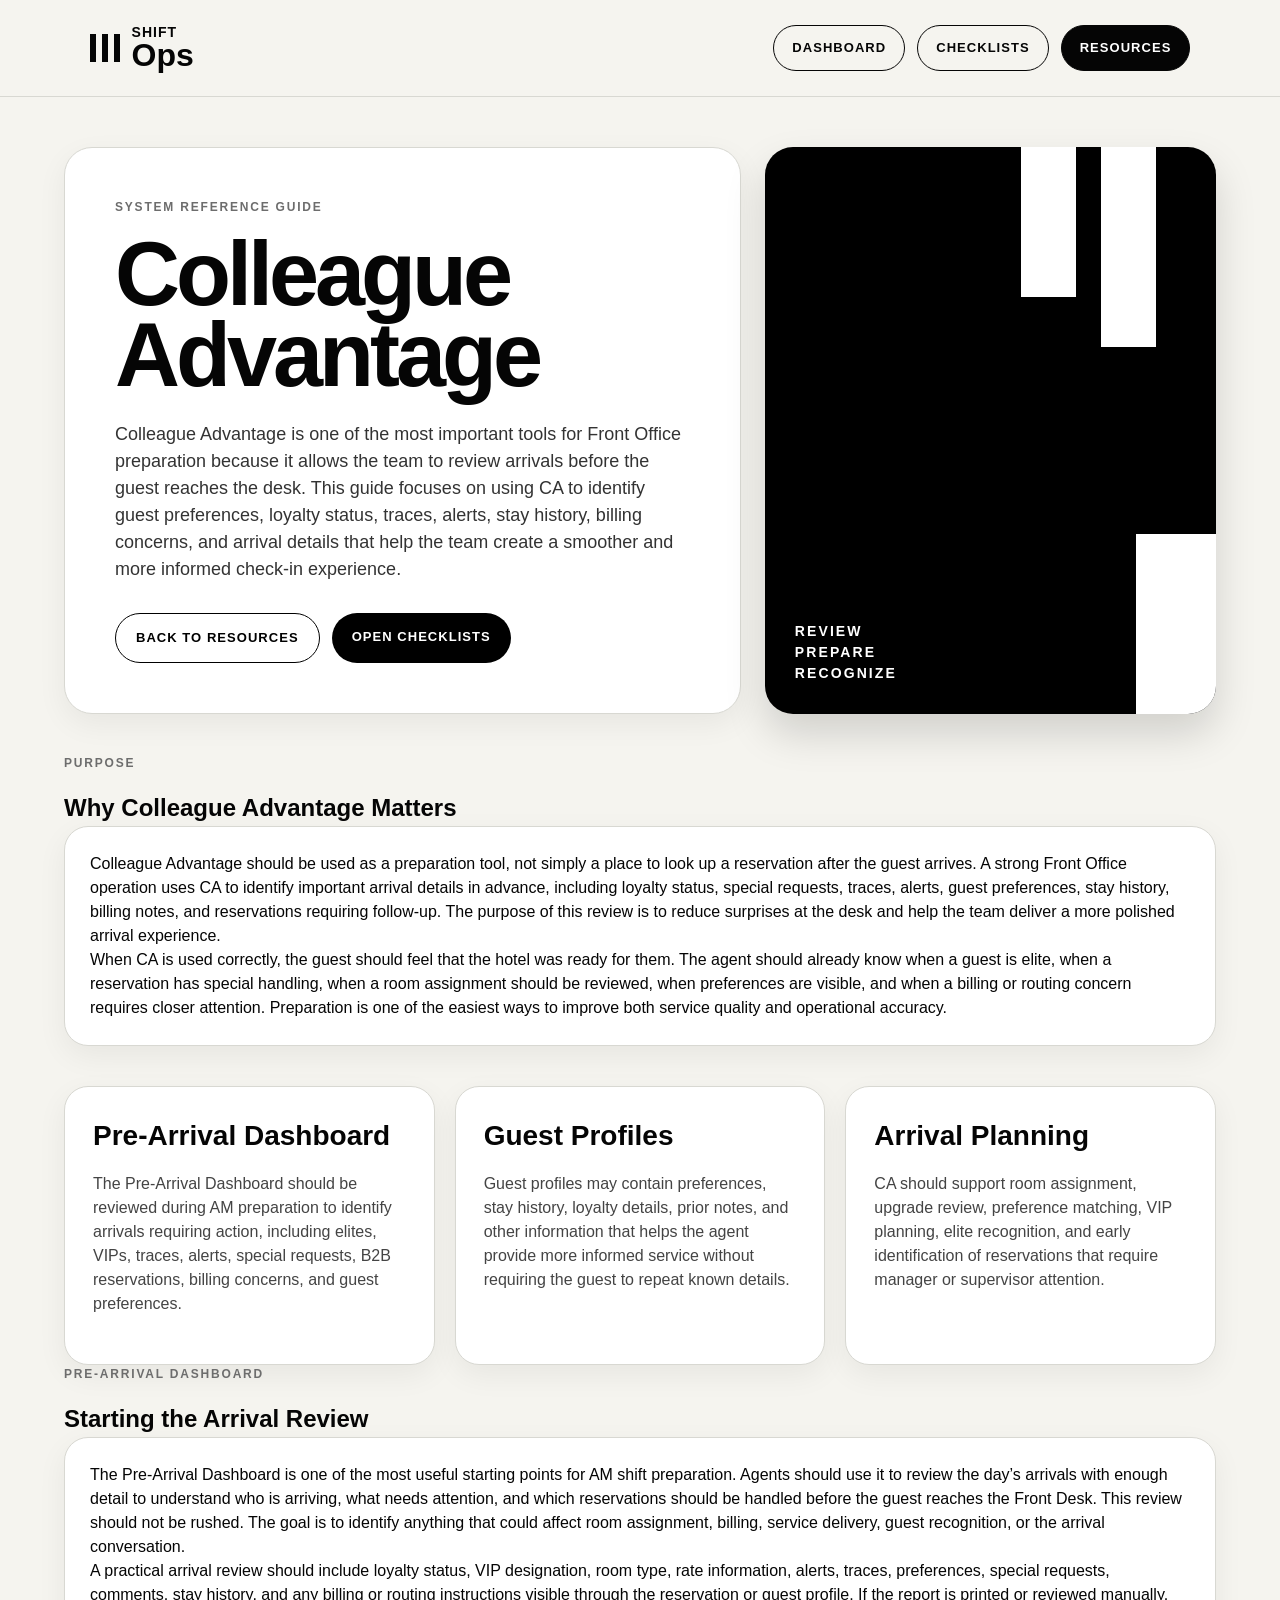
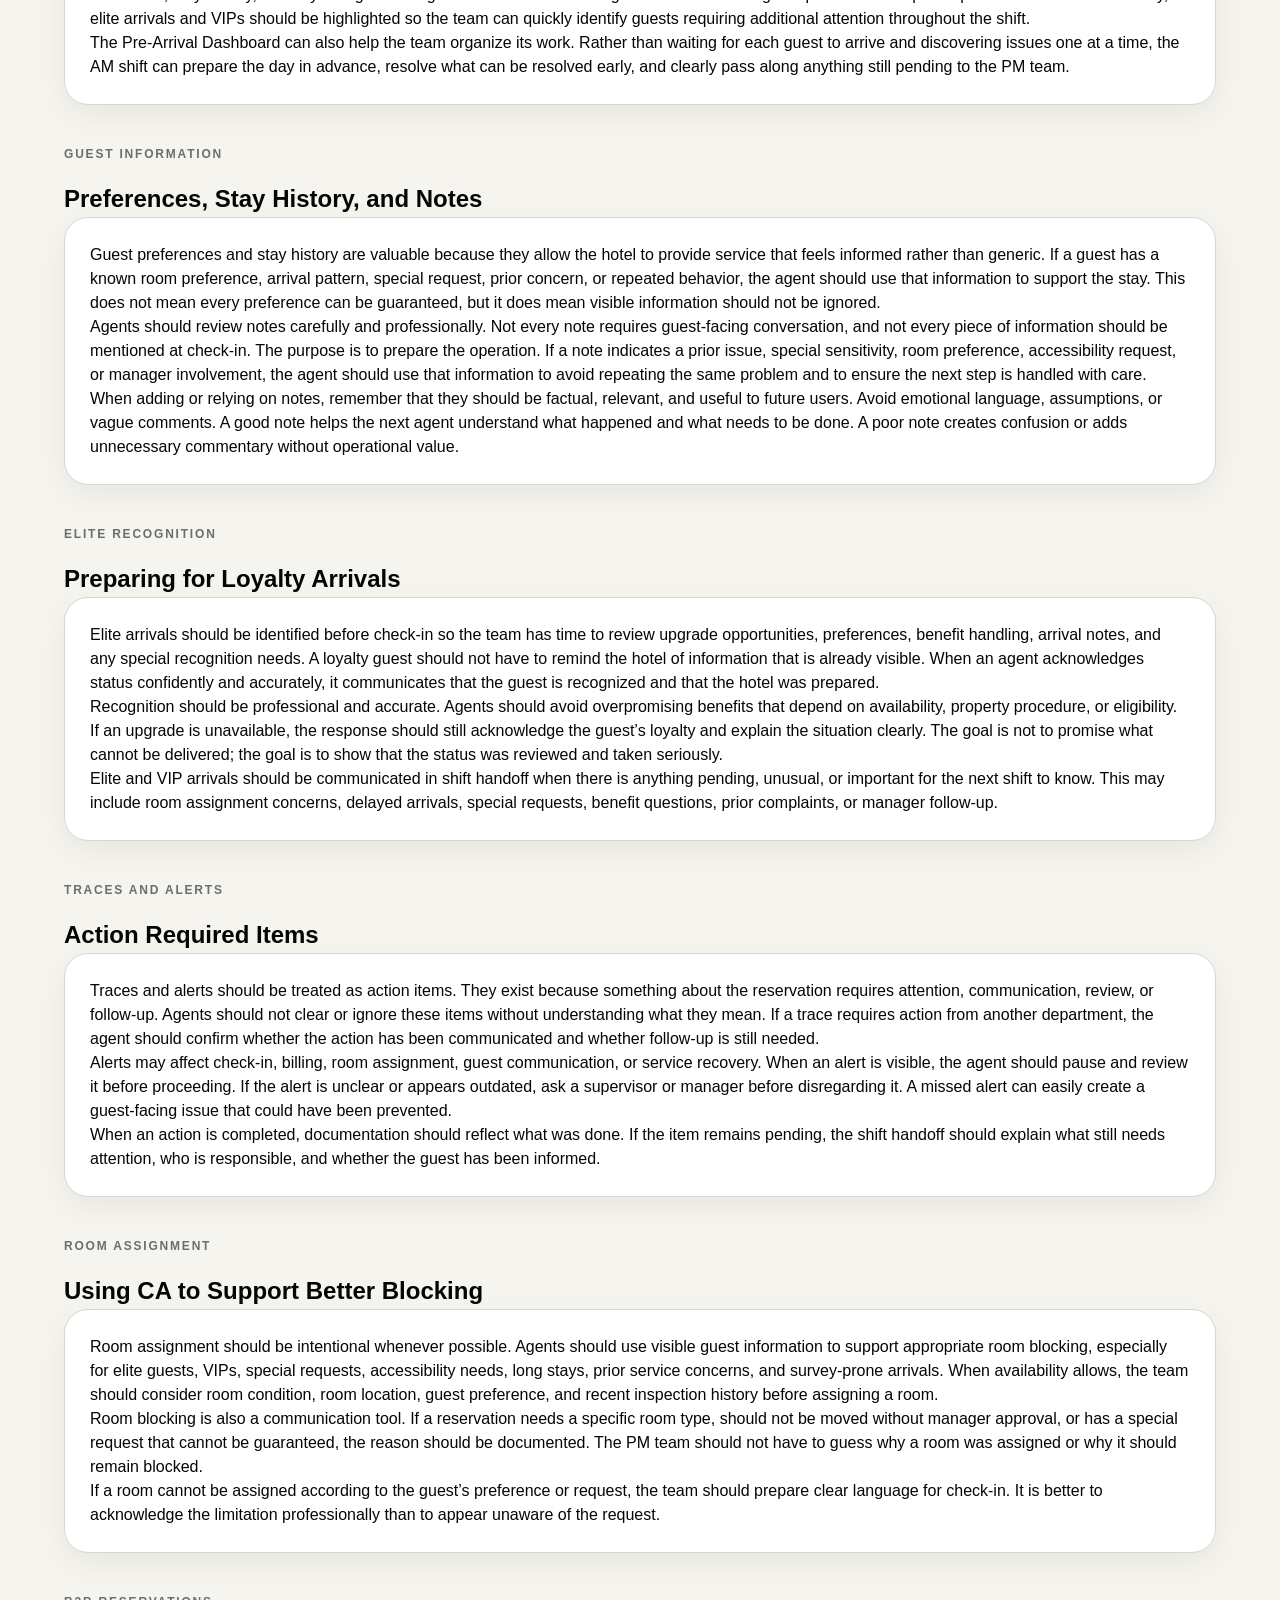
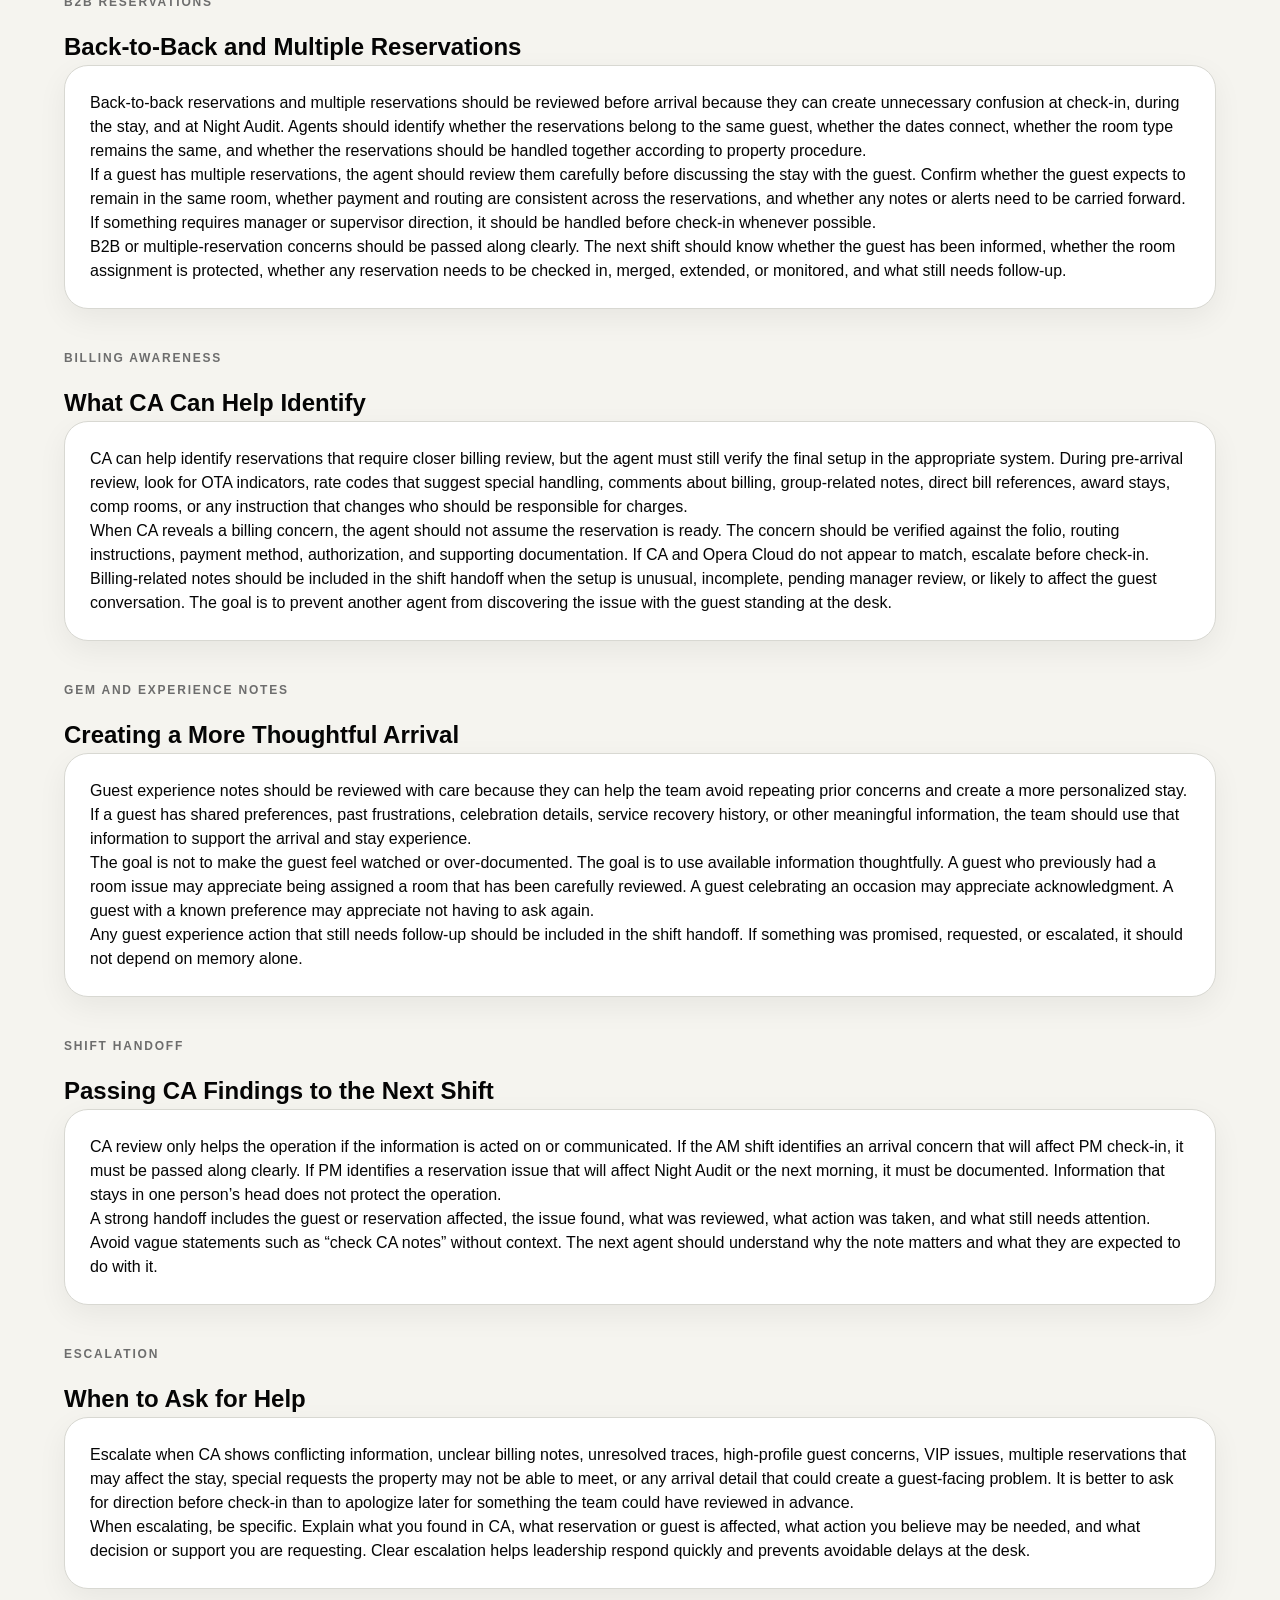
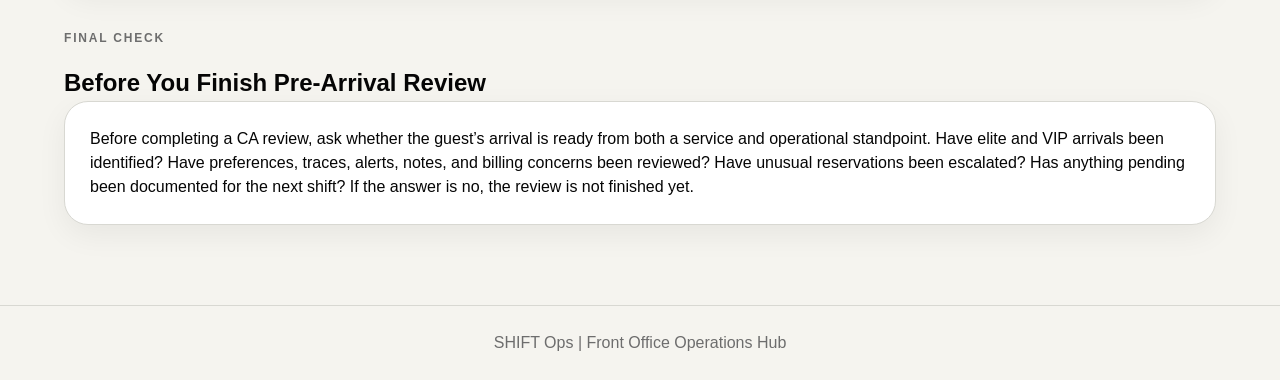
<file: colleague-advantage.html>
<!DOCTYPE html>
<html lang="en">
<head>
  <meta charset="UTF-8">
  <meta name="viewport" content="width=device-width, initial-scale=1.0">
  <title>SHIFT Ops | Colleague Advantage Guide</title>
  <link rel="stylesheet" href="../css/style.css">
  <script src="../js/auth.js"></script>
</head>

<body>
  <header class="site-header">
    <a href="../index.html" class="brand" aria-label="SHIFT Ops Home">
      <div class="brand-mark" aria-hidden="true">
        <span></span>
        <span></span>
        <span></span>
      </div>

      <div class="brand-text">
        <span>SHIFT</span>
        <span>Ops</span>
      </div>
    </a>

    <nav class="site-nav" aria-label="Main navigation">
      <a href="../index.html">Dashboard</a>
      <a href="../checklists.html">Checklists</a>
      <a href="../resources.html" class="active">Resources</a>
    </nav>
  </header>

  <main class="page-shell">
    <section class="hero">
      <div class="hero-content">
        <p class="eyebrow">System Reference Guide</p>
        <h1>Colleague<br>Advantage</h1>

        <p class="hero-text">
          Colleague Advantage is one of the most important tools for Front Office preparation because it allows the team to review arrivals before the guest reaches the desk. This guide focuses on using CA to identify guest preferences, loyalty status, traces, alerts, stay history, billing concerns, and arrival details that help the team create a smoother and more informed check-in experience.
        </p>

        <div class="button-row">
          <a class="btn secondary" href="../resources.html">Back to Resources</a>
          <a class="btn primary" href="../checklists.html">Open Checklists</a>
        </div>
      </div>

      <div class="hero-card" aria-hidden="true">
        <div class="hero-stripe stripe-one"></div>
        <div class="hero-stripe stripe-two"></div>
        <div class="hero-block"></div>
        <p>Review<br>Prepare<br>Recognize</p>
      </div>
    </section>

    <section class="section-block">
      <div class="section-heading">
        <p class="eyebrow">Purpose</p>
        <h2>Why Colleague Advantage Matters</h2>
      </div>

      <div class="panel">
        <p>
          Colleague Advantage should be used as a preparation tool, not simply a place to look up a reservation after the guest arrives. A strong Front Office operation uses CA to identify important arrival details in advance, including loyalty status, special requests, traces, alerts, guest preferences, stay history, billing notes, and reservations requiring follow-up. The purpose of this review is to reduce surprises at the desk and help the team deliver a more polished arrival experience.
        </p>

        <p>
          When CA is used correctly, the guest should feel that the hotel was ready for them. The agent should already know when a guest is elite, when a reservation has special handling, when a room assignment should be reviewed, when preferences are visible, and when a billing or routing concern requires closer attention. Preparation is one of the easiest ways to improve both service quality and operational accuracy.
        </p>
      </div>
    </section>

    <section class="dashboard-grid">
      <article class="card">
        <h2>Pre-Arrival Dashboard</h2>
        <p>
          The Pre-Arrival Dashboard should be reviewed during AM preparation to identify arrivals requiring action, including elites, VIPs, traces, alerts, special requests, B2B reservations, billing concerns, and guest preferences.
        </p>
      </article>

      <article class="card">
        <h2>Guest Profiles</h2>
        <p>
          Guest profiles may contain preferences, stay history, loyalty details, prior notes, and other information that helps the agent provide more informed service without requiring the guest to repeat known details.
        </p>
      </article>

      <article class="card">
        <h2>Arrival Planning</h2>
        <p>
          CA should support room assignment, upgrade review, preference matching, VIP planning, elite recognition, and early identification of reservations that require manager or supervisor attention.
        </p>
      </article>
    </section>

    <section class="section-block">
      <div class="section-heading">
        <p class="eyebrow">Pre-Arrival Dashboard</p>
        <h2>Starting the Arrival Review</h2>
      </div>

      <div class="panel">
        <p>
          The Pre-Arrival Dashboard is one of the most useful starting points for AM shift preparation. Agents should use it to review the day’s arrivals with enough detail to understand who is arriving, what needs attention, and which reservations should be handled before the guest reaches the Front Desk. This review should not be rushed. The goal is to identify anything that could affect room assignment, billing, service delivery, guest recognition, or the arrival conversation.
        </p>

        <p>
          A practical arrival review should include loyalty status, VIP designation, room type, rate information, alerts, traces, preferences, special requests, comments, stay history, and any billing or routing instructions visible through the reservation or guest profile. If the report is printed or reviewed manually, elite arrivals and VIPs should be highlighted so the team can quickly identify guests requiring additional attention throughout the shift.
        </p>

        <p>
          The Pre-Arrival Dashboard can also help the team organize its work. Rather than waiting for each guest to arrive and discovering issues one at a time, the AM shift can prepare the day in advance, resolve what can be resolved early, and clearly pass along anything still pending to the PM team.
        </p>
      </div>
    </section>

    <section class="section-block">
      <div class="section-heading">
        <p class="eyebrow">Guest Information</p>
        <h2>Preferences, Stay History, and Notes</h2>
      </div>

      <div class="panel">
        <p>
          Guest preferences and stay history are valuable because they allow the hotel to provide service that feels informed rather than generic. If a guest has a known room preference, arrival pattern, special request, prior concern, or repeated behavior, the agent should use that information to support the stay. This does not mean every preference can be guaranteed, but it does mean visible information should not be ignored.
        </p>

        <p>
          Agents should review notes carefully and professionally. Not every note requires guest-facing conversation, and not every piece of information should be mentioned at check-in. The purpose is to prepare the operation. If a note indicates a prior issue, special sensitivity, room preference, accessibility request, or manager involvement, the agent should use that information to avoid repeating the same problem and to ensure the next step is handled with care.
        </p>

        <p>
          When adding or relying on notes, remember that they should be factual, relevant, and useful to future users. Avoid emotional language, assumptions, or vague comments. A good note helps the next agent understand what happened and what needs to be done. A poor note creates confusion or adds unnecessary commentary without operational value.
        </p>
      </div>
    </section>

    <section class="section-block">
      <div class="section-heading">
        <p class="eyebrow">Elite Recognition</p>
        <h2>Preparing for Loyalty Arrivals</h2>
      </div>

      <div class="panel">
        <p>
          Elite arrivals should be identified before check-in so the team has time to review upgrade opportunities, preferences, benefit handling, arrival notes, and any special recognition needs. A loyalty guest should not have to remind the hotel of information that is already visible. When an agent acknowledges status confidently and accurately, it communicates that the guest is recognized and that the hotel was prepared.
        </p>

        <p>
          Recognition should be professional and accurate. Agents should avoid overpromising benefits that depend on availability, property procedure, or eligibility. If an upgrade is unavailable, the response should still acknowledge the guest’s loyalty and explain the situation clearly. The goal is not to promise what cannot be delivered; the goal is to show that the status was reviewed and taken seriously.
        </p>

        <p>
          Elite and VIP arrivals should be communicated in shift handoff when there is anything pending, unusual, or important for the next shift to know. This may include room assignment concerns, delayed arrivals, special requests, benefit questions, prior complaints, or manager follow-up.
        </p>
      </div>
    </section>

    <section class="section-block">
      <div class="section-heading">
        <p class="eyebrow">Traces and Alerts</p>
        <h2>Action Required Items</h2>
      </div>

      <div class="panel">
        <p>
          Traces and alerts should be treated as action items. They exist because something about the reservation requires attention, communication, review, or follow-up. Agents should not clear or ignore these items without understanding what they mean. If a trace requires action from another department, the agent should confirm whether the action has been communicated and whether follow-up is still needed.
        </p>

        <p>
          Alerts may affect check-in, billing, room assignment, guest communication, or service recovery. When an alert is visible, the agent should pause and review it before proceeding. If the alert is unclear or appears outdated, ask a supervisor or manager before disregarding it. A missed alert can easily create a guest-facing issue that could have been prevented.
        </p>

        <p>
          When an action is completed, documentation should reflect what was done. If the item remains pending, the shift handoff should explain what still needs attention, who is responsible, and whether the guest has been informed.
        </p>
      </div>
    </section>

    <section class="section-block">
      <div class="section-heading">
        <p class="eyebrow">Room Assignment</p>
        <h2>Using CA to Support Better Blocking</h2>
      </div>

      <div class="panel">
        <p>
          Room assignment should be intentional whenever possible. Agents should use visible guest information to support appropriate room blocking, especially for elite guests, VIPs, special requests, accessibility needs, long stays, prior service concerns, and survey-prone arrivals. When availability allows, the team should consider room condition, room location, guest preference, and recent inspection history before assigning a room.
        </p>

        <p>
          Room blocking is also a communication tool. If a reservation needs a specific room type, should not be moved without manager approval, or has a special request that cannot be guaranteed, the reason should be documented. The PM team should not have to guess why a room was assigned or why it should remain blocked.
        </p>

        <p>
          If a room cannot be assigned according to the guest’s preference or request, the team should prepare clear language for check-in. It is better to acknowledge the limitation professionally than to appear unaware of the request.
        </p>
      </div>
    </section>

    <section class="section-block">
      <div class="section-heading">
        <p class="eyebrow">B2B Reservations</p>
        <h2>Back-to-Back and Multiple Reservations</h2>
      </div>

      <div class="panel">
        <p>
          Back-to-back reservations and multiple reservations should be reviewed before arrival because they can create unnecessary confusion at check-in, during the stay, and at Night Audit. Agents should identify whether the reservations belong to the same guest, whether the dates connect, whether the room type remains the same, and whether the reservations should be handled together according to property procedure.
        </p>

        <p>
          If a guest has multiple reservations, the agent should review them carefully before discussing the stay with the guest. Confirm whether the guest expects to remain in the same room, whether payment and routing are consistent across the reservations, and whether any notes or alerts need to be carried forward. If something requires manager or supervisor direction, it should be handled before check-in whenever possible.
        </p>

        <p>
          B2B or multiple-reservation concerns should be passed along clearly. The next shift should know whether the guest has been informed, whether the room assignment is protected, whether any reservation needs to be checked in, merged, extended, or monitored, and what still needs follow-up.
        </p>
      </div>
    </section>

    <section class="section-block">
      <div class="section-heading">
        <p class="eyebrow">Billing Awareness</p>
        <h2>What CA Can Help Identify</h2>
      </div>

      <div class="panel">
        <p>
          CA can help identify reservations that require closer billing review, but the agent must still verify the final setup in the appropriate system. During pre-arrival review, look for OTA indicators, rate codes that suggest special handling, comments about billing, group-related notes, direct bill references, award stays, comp rooms, or any instruction that changes who should be responsible for charges.
        </p>

        <p>
          When CA reveals a billing concern, the agent should not assume the reservation is ready. The concern should be verified against the folio, routing instructions, payment method, authorization, and supporting documentation. If CA and Opera Cloud do not appear to match, escalate before check-in.
        </p>

        <p>
          Billing-related notes should be included in the shift handoff when the setup is unusual, incomplete, pending manager review, or likely to affect the guest conversation. The goal is to prevent another agent from discovering the issue with the guest standing at the desk.
        </p>
      </div>
    </section>

    <section class="section-block">
      <div class="section-heading">
        <p class="eyebrow">GEM and Experience Notes</p>
        <h2>Creating a More Thoughtful Arrival</h2>
      </div>

      <div class="panel">
        <p>
          Guest experience notes should be reviewed with care because they can help the team avoid repeating prior concerns and create a more personalized stay. If a guest has shared preferences, past frustrations, celebration details, service recovery history, or other meaningful information, the team should use that information to support the arrival and stay experience.
        </p>

        <p>
          The goal is not to make the guest feel watched or over-documented. The goal is to use available information thoughtfully. A guest who previously had a room issue may appreciate being assigned a room that has been carefully reviewed. A guest celebrating an occasion may appreciate acknowledgment. A guest with a known preference may appreciate not having to ask again.
        </p>

        <p>
          Any guest experience action that still needs follow-up should be included in the shift handoff. If something was promised, requested, or escalated, it should not depend on memory alone.
        </p>
      </div>
    </section>

    <section class="section-block">
      <div class="section-heading">
        <p class="eyebrow">Shift Handoff</p>
        <h2>Passing CA Findings to the Next Shift</h2>
      </div>

      <div class="panel">
        <p>
          CA review only helps the operation if the information is acted on or communicated. If the AM shift identifies an arrival concern that will affect PM check-in, it must be passed along clearly. If PM identifies a reservation issue that will affect Night Audit or the next morning, it must be documented. Information that stays in one person’s head does not protect the operation.
        </p>

        <p>
          A strong handoff includes the guest or reservation affected, the issue found, what was reviewed, what action was taken, and what still needs attention. Avoid vague statements such as “check CA notes” without context. The next agent should understand why the note matters and what they are expected to do with it.
        </p>
      </div>
    </section>

    <section class="section-block">
      <div class="section-heading">
        <p class="eyebrow">Escalation</p>
        <h2>When to Ask for Help</h2>
      </div>

      <div class="panel">
        <p>
          Escalate when CA shows conflicting information, unclear billing notes, unresolved traces, high-profile guest concerns, VIP issues, multiple reservations that may affect the stay, special requests the property may not be able to meet, or any arrival detail that could create a guest-facing problem. It is better to ask for direction before check-in than to apologize later for something the team could have reviewed in advance.
        </p>

        <p>
          When escalating, be specific. Explain what you found in CA, what reservation or guest is affected, what action you believe may be needed, and what decision or support you are requesting. Clear escalation helps leadership respond quickly and prevents avoidable delays at the desk.
        </p>
      </div>
    </section>

    <section class="section-block">
      <div class="section-heading">
        <p class="eyebrow">Final Check</p>
        <h2>Before You Finish Pre-Arrival Review</h2>
      </div>

      <div class="panel">
        <p>
          Before completing a CA review, ask whether the guest’s arrival is ready from both a service and operational standpoint. Have elite and VIP arrivals been identified? Have preferences, traces, alerts, notes, and billing concerns been reviewed? Have unusual reservations been escalated? Has anything pending been documented for the next shift? If the answer is no, the review is not finished yet.
        </p>
      </div>
    </section>
  </main>

  <footer class="site-footer">
    SHIFT Ops | Front Office Operations Hub
  </footer>
</body>
</html>
</file>
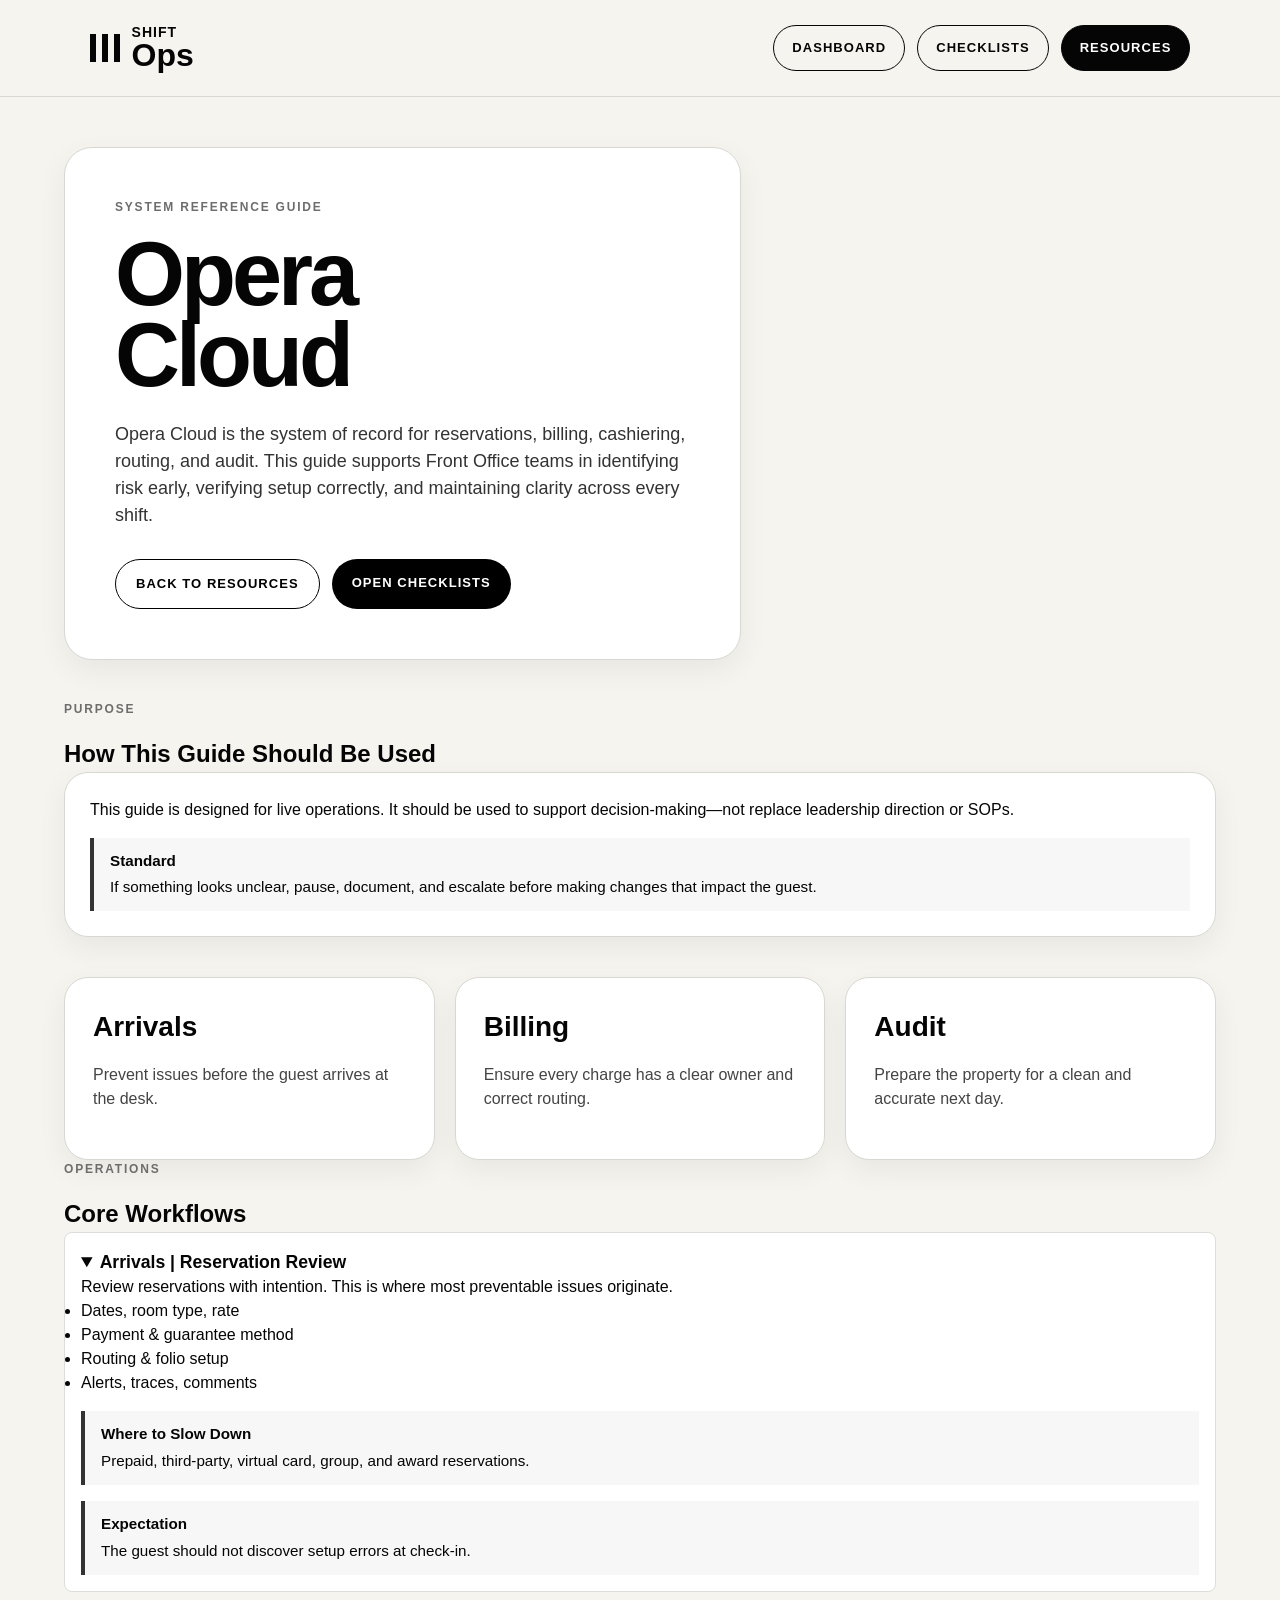
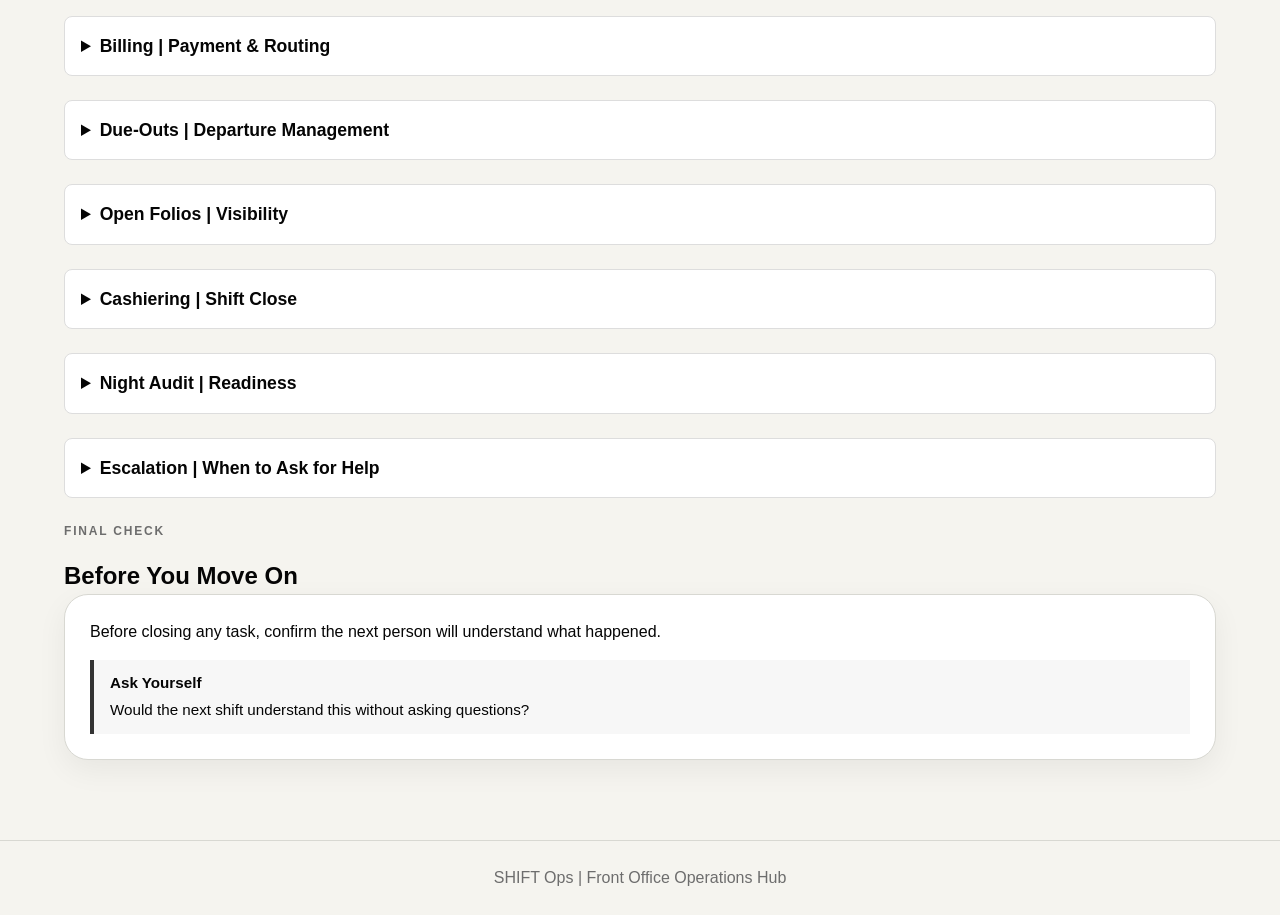
<file: opera-cloud.html>
<!DOCTYPE html>
<html lang="en">
<head>
  <meta charset="UTF-8">
  <meta name="viewport" content="width=device-width, initial-scale=1.0">
  <title>SHIFT Ops | Opera Cloud Guide</title>
  <link rel="stylesheet" href="../css/style.css">
  <script src="../js/auth.js"></script>

  <style>
    details {
      margin-bottom: 1.5rem;
      border: 1px solid #ddd;
      border-radius: 8px;
      padding: 1rem;
      background: #fff;
    }

    summary {
      cursor: pointer;
      font-weight: 600;
      font-size: 1.1rem;
    }

    .callout {
      margin-top: 1rem;
      padding: 0.75rem 1rem;
      border-left: 4px solid #333;
      background: #f7f7f7;
      font-size: 0.95rem;
    }

    .callout strong {
      display: block;
      margin-bottom: 4px;
    }
  </style>
</head>

<body>
<header class="site-header">
  <a href="../index.html" class="brand">
    <div class="brand-mark"><span></span><span></span><span></span></div>
    <div class="brand-text"><span>SHIFT</span><span>Ops</span></div>
  </a>

  <nav class="site-nav">
    <a href="../index.html">Dashboard</a>
    <a href="../checklists.html">Checklists</a>
    <a href="../resources.html" class="active">Resources</a>
  </nav>
</header>

<main class="page-shell">

<section class="hero">
  <div class="hero-content">
    <p class="eyebrow">System Reference Guide</p>
    <h1>Opera<br>Cloud</h1>

    <p class="hero-text">
      Opera Cloud is the system of record for reservations, billing, cashiering, routing, and audit.
      This guide supports Front Office teams in identifying risk early, verifying setup correctly,
      and maintaining clarity across every shift.
    </p>

    <div class="button-row">
      <a class="btn secondary" href="../resources.html">Back to Resources</a>
      <a class="btn primary" href="../checklists.html">Open Checklists</a>
    </div>
  </div>
</section>

<section class="section-block">
  <div class="section-heading">
    <p class="eyebrow">Purpose</p>
    <h2>How This Guide Should Be Used</h2>
  </div>

  <div class="panel">
    <p>
      This guide is designed for live operations. It should be used to support decision-making—not replace leadership direction or SOPs.
    </p>

    <div class="callout">
      <strong>Standard</strong>
      If something looks unclear, pause, document, and escalate before making changes that impact the guest.
    </div>
  </div>
</section>

<section class="dashboard-grid">
  <article class="card">
    <h2>Arrivals</h2>
    <p>Prevent issues before the guest arrives at the desk.</p>
  </article>

  <article class="card">
    <h2>Billing</h2>
    <p>Ensure every charge has a clear owner and correct routing.</p>
  </article>

  <article class="card">
    <h2>Audit</h2>
    <p>Prepare the property for a clean and accurate next day.</p>
  </article>
</section>

<section class="section-block">
  <div class="section-heading">
    <p class="eyebrow">Operations</p>
    <h2>Core Workflows</h2>
  </div>

  <!-- ARRIVALS -->
  <details open>
    <summary>Arrivals | Reservation Review</summary>
    <p>
      Review reservations with intention. This is where most preventable issues originate.
    </p>

    <ul>
      <li>Dates, room type, rate</li>
      <li>Payment & guarantee method</li>
      <li>Routing & folio setup</li>
      <li>Alerts, traces, comments</li>
    </ul>

    <div class="callout">
      <strong>Where to Slow Down</strong>
      Prepaid, third-party, virtual card, group, and award reservations.
    </div>

    <div class="callout">
      <strong>Expectation</strong>
      The guest should not discover setup errors at check-in.
    </div>
  </details>

  <!-- BILLING -->
  <details>
    <summary>Billing | Payment & Routing</summary>
    <p>
      Billing accuracy comes down to ownership. Every charge must be assigned correctly.
    </p>

    <ul>
      <li>Room & tax vs incidentals</li>
      <li>Routing by folio window</li>
      <li>Virtual card placement</li>
      <li>Direct bill verification</li>
    </ul>

    <div class="callout">
      <strong>Critical Reminder</strong>
      Notes do not equal setup. Routing must match the instruction.
    </div>

    <div class="callout">
      <strong>Escalate When</strong>
      Payment declines, high balances, unclear billing responsibility.
    </div>
  </details>

  <!-- DUE OUTS -->
  <details>
    <summary>Due-Outs | Departure Management</summary>

    <ul>
      <li>Confirm extensions or late checkouts</li>
      <li>Resolve outstanding balances</li>
      <li>Identify follow-up needs</li>
    </ul>

    <div class="callout">
      <strong>Standard</strong>
      No due-out should remain unresolved without documentation.
    </div>
  </details>

  <!-- OPEN FOLIOS -->
  <details>
    <summary>Open Folios | Visibility</summary>

    <p>Every open folio must clearly explain its status.</p>

    <div class="callout">
      <strong>Required</strong>
      Why it’s open, what’s been done, and what’s next.
    </div>
  </details>

  <!-- CASHIERING -->
  <details>
    <summary>Cashiering | Shift Close</summary>

    <ul>
      <li>Balance bank</li>
      <li>Report discrepancies</li>
      <li>Organize documentation</li>
    </ul>

    <div class="callout">
      <strong>Expectation</strong>
      Your shift should be fully understandable after you leave.
    </div>
  </details>

  <!-- AUDIT -->
  <details>
    <summary>Night Audit | Readiness</summary>

    <ul>
      <li>Check arrivals & no-shows</li>
      <li>Review due-outs & open folios</li>
      <li>Confirm cashiering completion</li>
    </ul>

    <div class="callout">
      <strong>Do Not</strong>
      Continue if errors appear without understanding the cause.
    </div>
  </details>

  <!-- ESCALATION -->
  <details>
    <summary>Escalation | When to Ask for Help</summary>

    <p>Escalation protects the operation and the guest experience.</p>

    <div class="callout">
      <strong>Good Escalation Includes</strong>
      Situation, expectation, outcome, and support needed.
    </div>
  </details>

</section>

<section class="section-block">
  <div class="section-heading">
    <p class="eyebrow">Final Check</p>
    <h2>Before You Move On</h2>
  </div>

  <div class="panel">
    <p>
      Before closing any task, confirm the next person will understand what happened.
    </p>

    <div class="callout">
      <strong>Ask Yourself</strong>
      Would the next shift understand this without asking questions?
    </div>
  </div>
</section>

</main>

<footer class="site-footer">
  SHIFT Ops | Front Office Operations Hub
</footer>

</body>
</html>
</file>
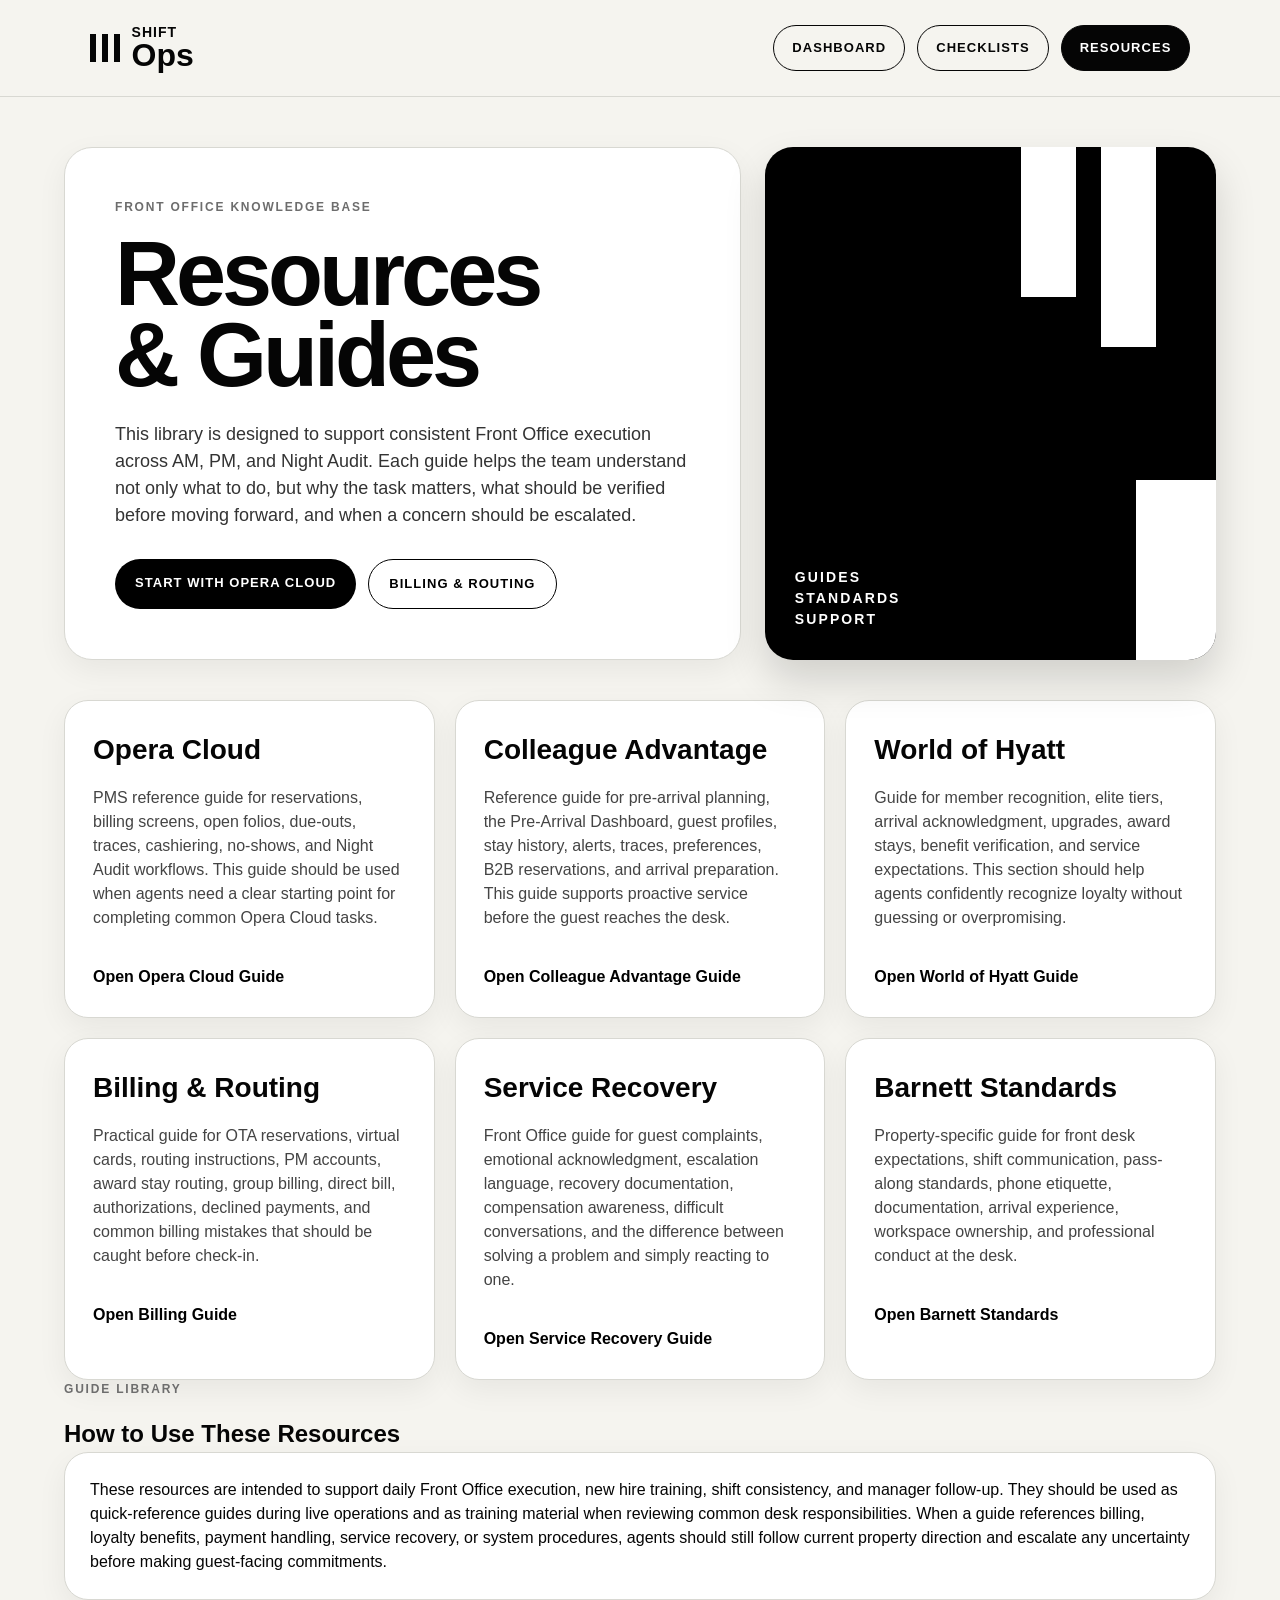
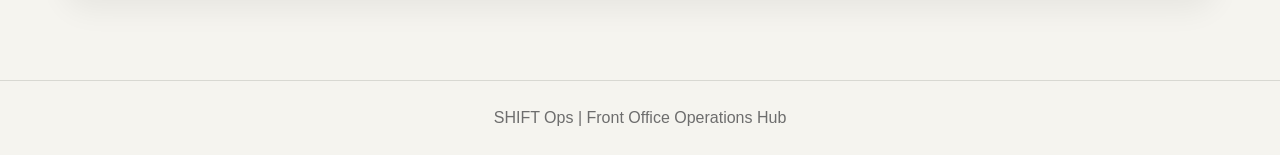
<file: resources.html>
<!DOCTYPE html>
<html lang="en">
<head>
  <meta charset="UTF-8">
  <meta name="viewport" content="width=device-width, initial-scale=1.0">
  <title>SHIFT Ops | Resources</title>
  <link rel="stylesheet" href="css/style.css">
  <script src="js/auth.js"></script>
</head>

<body>
  <header class="site-header">
    <a href="index.html" class="brand" aria-label="SHIFT Ops Home">
      <div class="brand-mark" aria-hidden="true">
        <span></span>
        <span></span>
        <span></span>
      </div>

      <div class="brand-text">
        <span>SHIFT</span>
        <span>Ops</span>
      </div>
    </a>

    <nav class="site-nav" aria-label="Main navigation">
      <a href="index.html">Dashboard</a>
      <a href="checklists.html">Checklists</a>
      <a href="resources.html" class="active">Resources</a>
    </nav>
  </header>

  <main class="page-shell">
    <section class="hero">
      <div class="hero-content">
        <p class="eyebrow">Front Office Knowledge Base</p>
        <h1>Resources<br>& Guides</h1>

        <p class="hero-text">
          This library is designed to support consistent Front Office execution across AM, PM, and Night Audit. Each guide helps the team understand not only what to do, but why the task matters, what should be verified before moving forward, and when a concern should be escalated.
        </p>

        <div class="button-row">
          <a class="btn primary" href="opera-cloud.html">Start with Opera Cloud</a>
          <a class="btn secondary" href="billing-routing.html">Billing & Routing</a>
        </div>
      </div>

      <div class="hero-card" aria-hidden="true">
        <div class="hero-stripe stripe-one"></div>
        <div class="hero-stripe stripe-two"></div>
        <div class="hero-block"></div>
        <p>Guides<br>Standards<br>Support</p>
      </div>
    </section>

    <section class="dashboard-grid" aria-label="Resource guide library">

      <article class="card">
        <h2>Opera Cloud</h2>
        <p>
          PMS reference guide for reservations, billing screens, open folios, due-outs, traces, cashiering, no-shows, and Night Audit workflows. This guide should be used when agents need a clear starting point for completing common Opera Cloud tasks.
        </p>
        <a class="text-link" href="opera-cloud.html">Open Opera Cloud Guide</a>
      </article>

      <article class="card">
        <h2>Colleague Advantage</h2>
        <p>
          Reference guide for pre-arrival planning, the Pre-Arrival Dashboard, guest profiles, stay history, alerts, traces, preferences, B2B reservations, and arrival preparation. This guide supports proactive service before the guest reaches the desk.
        </p>
        <a class="text-link" href="colleague-advantage.html">Open Colleague Advantage Guide</a>
      </article>

      <article class="card">
        <h2>World of Hyatt</h2>
        <p>
          Guide for member recognition, elite tiers, arrival acknowledgment, upgrades, award stays, benefit verification, and service expectations. This section should help agents confidently recognize loyalty without guessing or overpromising.
        </p>
        <a class="text-link" href="world-of-hyatt.html">Open World of Hyatt Guide</a>
      </article>

      <article class="card">
        <h2>Billing & Routing</h2>
        <p>
          Practical guide for OTA reservations, virtual cards, routing instructions, PM accounts, award stay routing, group billing, direct bill, authorizations, declined payments, and common billing mistakes that should be caught before check-in.
        </p>
        <a class="text-link" href="billing-routing.html">Open Billing Guide</a>
      </article>

      <article class="card">
        <h2>Service Recovery</h2>
        <p>
          Front Office guide for guest complaints, emotional acknowledgment, escalation language, recovery documentation, compensation awareness, difficult conversations, and the difference between solving a problem and simply reacting to one.
        </p>
        <a class="text-link" href="service-recovery.html">Open Service Recovery Guide</a>
      </article>

      <article class="card">
        <h2>Barnett Standards</h2>
        <p>
          Property-specific guide for front desk expectations, shift communication, pass-along standards, phone etiquette, documentation, arrival experience, workspace ownership, and professional conduct at the desk.
        </p>
        <a class="text-link" href="barnett-standards.html">Open Barnett Standards</a>
      </article>

    </section>

    <section class="section-block">
      <div class="section-heading">
        <p class="eyebrow">Guide Library</p>
        <h2>How to Use These Resources</h2>
      </div>

      <div class="panel">
        <p>
          These resources are intended to support daily Front Office execution, new hire training, shift consistency, and manager follow-up. They should be used as quick-reference guides during live operations and as training material when reviewing common desk responsibilities. When a guide references billing, loyalty benefits, payment handling, service recovery, or system procedures, agents should still follow current property direction and escalate any uncertainty before making guest-facing commitments.
        </p>
      </div>
    </section>
  </main>

  <footer class="site-footer">
    SHIFT Ops | Front Office Operations Hub
  </footer>
</body>
</html>
</file>
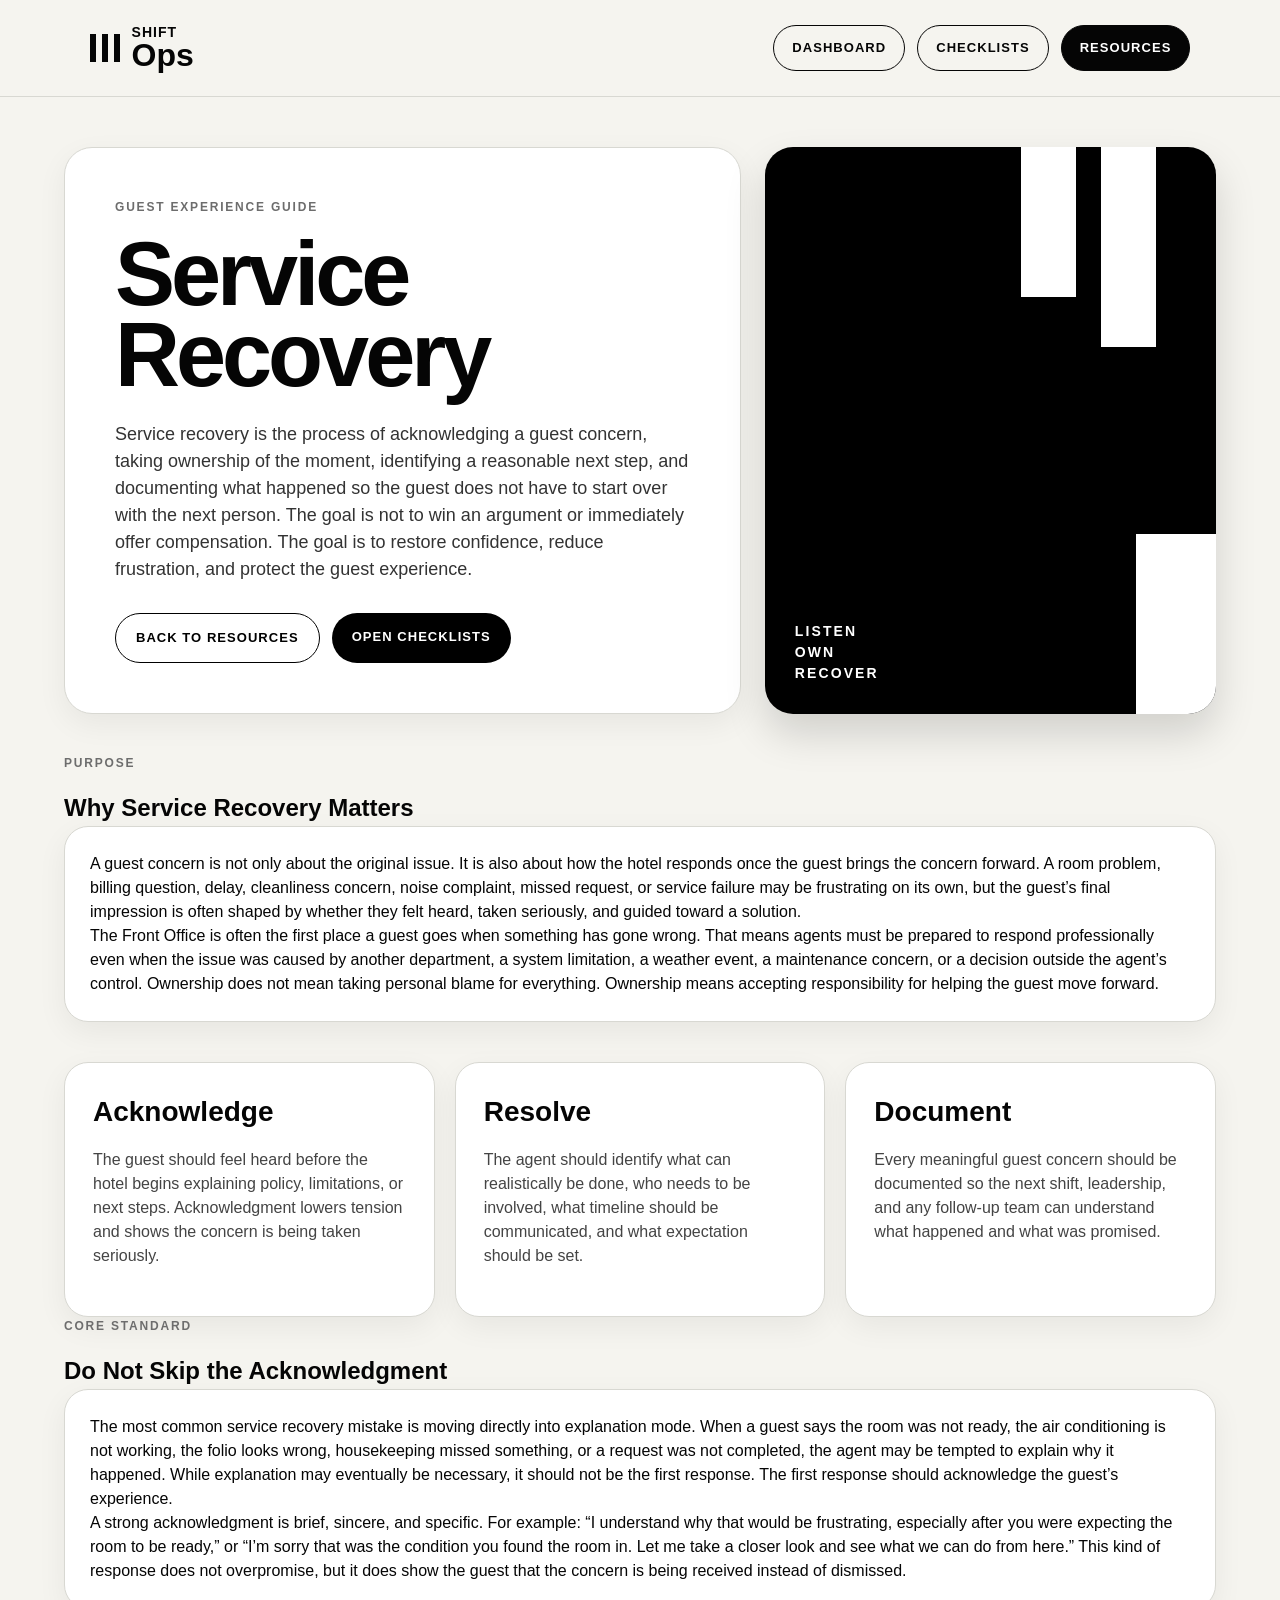
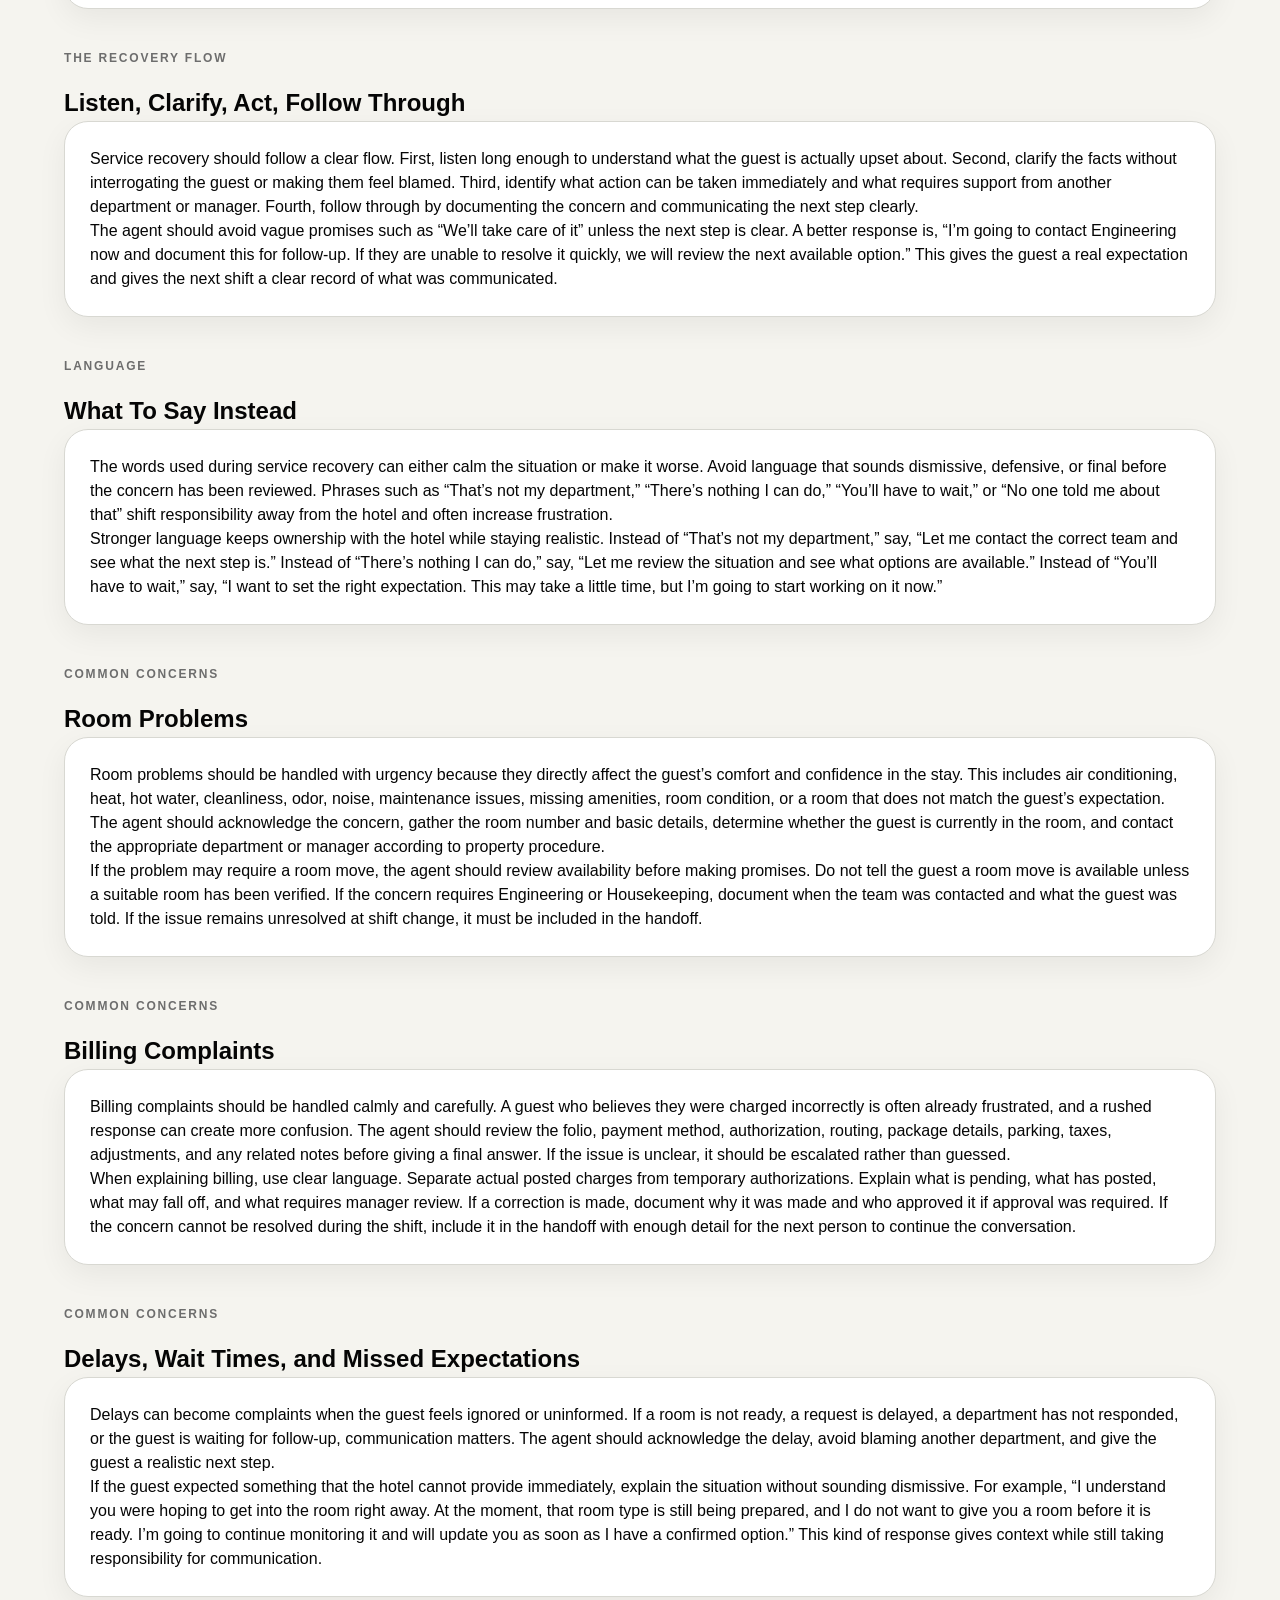
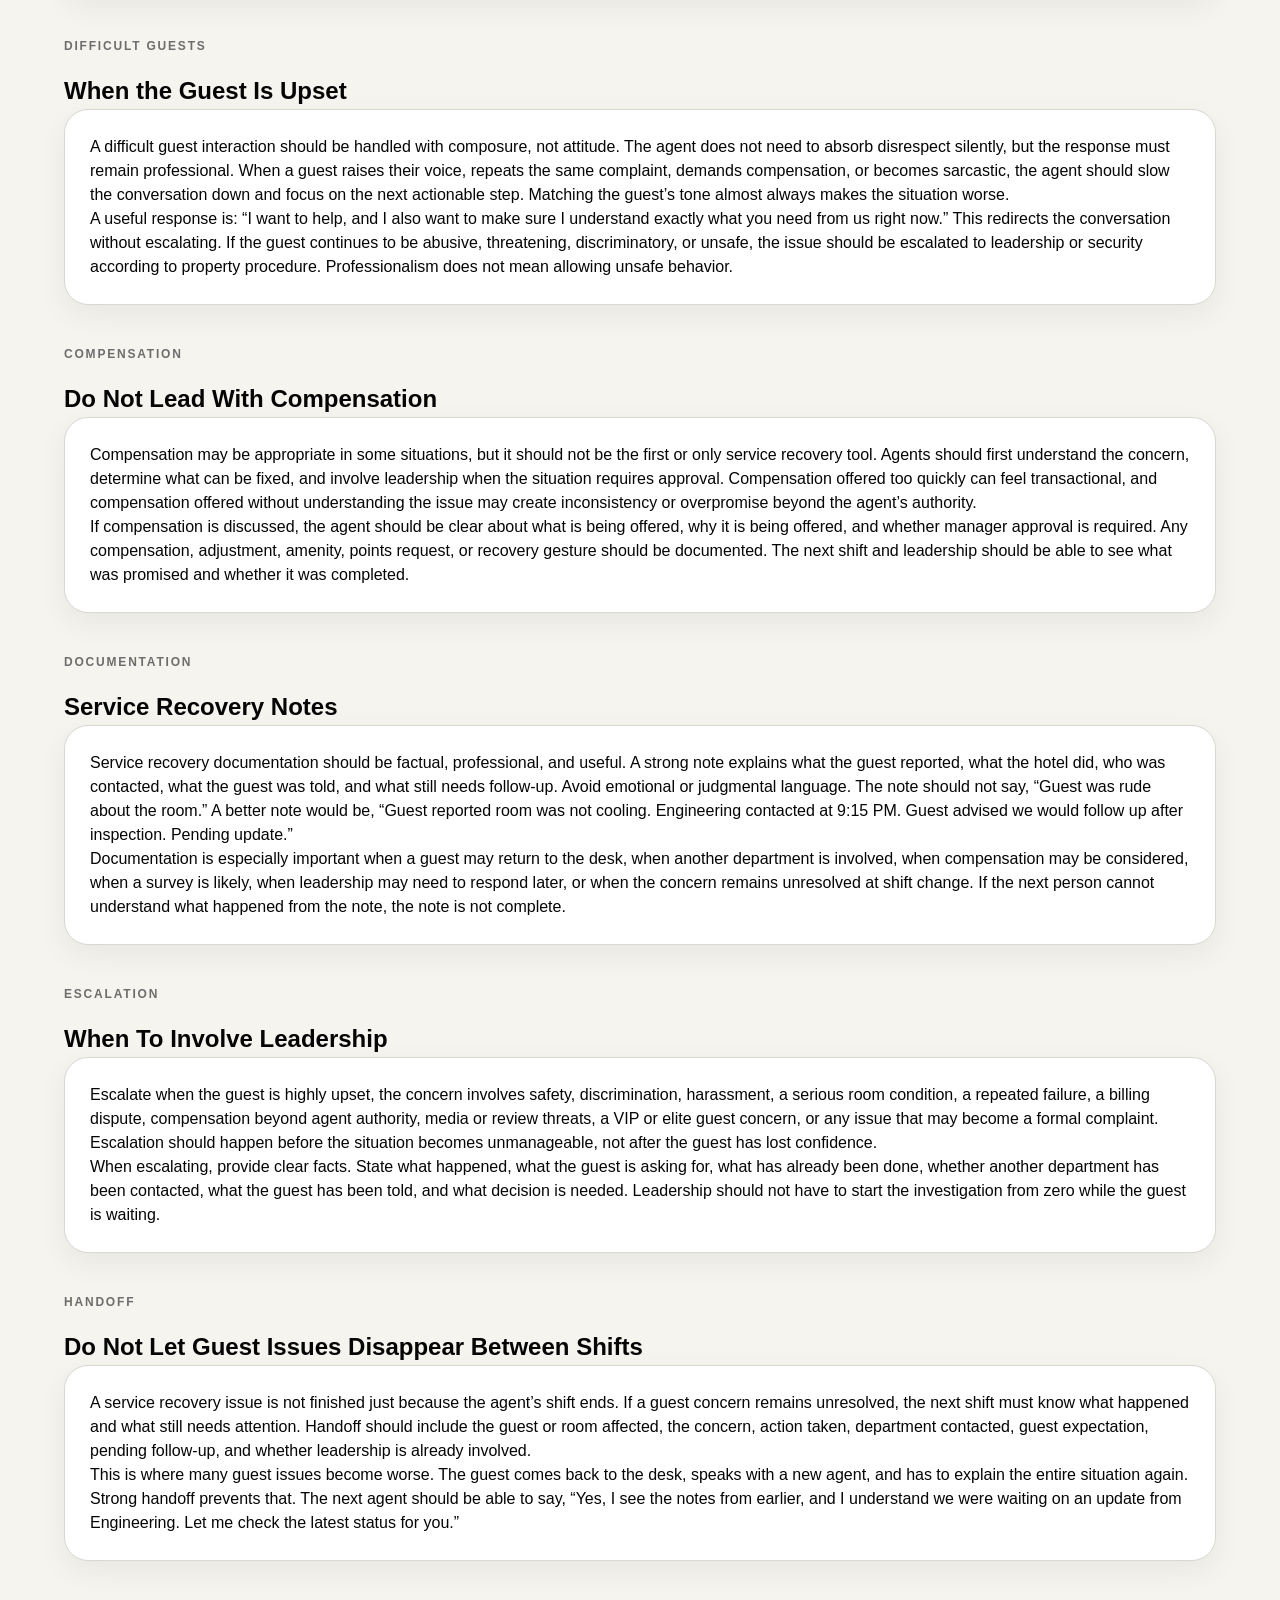
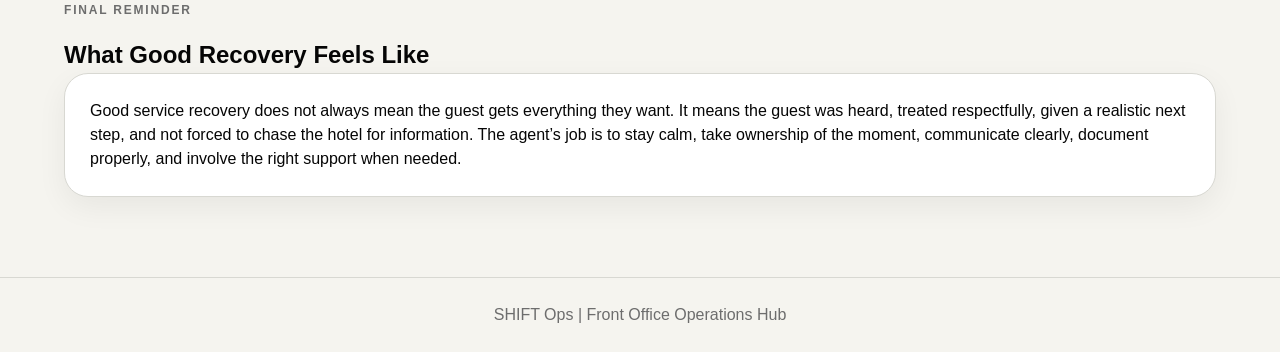
<file: service-recovery.html>
<!DOCTYPE html>
<html lang="en">
<head>
  <meta charset="UTF-8">
  <meta name="viewport" content="width=device-width, initial-scale=1.0">
  <title>SHIFT Ops | Service Recovery</title>
  <link rel="stylesheet" href="../css/style.css">
  <script src="../js/auth.js"></script>
</head>

<body>
  <header class="site-header">
    <a href="../index.html" class="brand" aria-label="SHIFT Ops Home">
      <div class="brand-mark" aria-hidden="true">
        <span></span>
        <span></span>
        <span></span>
      </div>

      <div class="brand-text">
        <span>SHIFT</span>
        <span>Ops</span>
      </div>
    </a>

    <nav class="site-nav" aria-label="Main navigation">
      <a href="../index.html">Dashboard</a>
      <a href="../checklists.html">Checklists</a>
      <a href="../resources.html" class="active">Resources</a>
    </nav>
  </header>

  <main class="page-shell">
    <section class="hero">
      <div class="hero-content">
        <p class="eyebrow">Guest Experience Guide</p>
        <h1>Service<br>Recovery</h1>

        <p class="hero-text">
          Service recovery is the process of acknowledging a guest concern, taking ownership of the moment, identifying a reasonable next step, and documenting what happened so the guest does not have to start over with the next person. The goal is not to win an argument or immediately offer compensation. The goal is to restore confidence, reduce frustration, and protect the guest experience.
        </p>

        <div class="button-row">
          <a class="btn secondary" href="../resources.html">Back to Resources</a>
          <a class="btn primary" href="../checklists.html">Open Checklists</a>
        </div>
      </div>

      <div class="hero-card" aria-hidden="true">
        <div class="hero-stripe stripe-one"></div>
        <div class="hero-stripe stripe-two"></div>
        <div class="hero-block"></div>
        <p>Listen<br>Own<br>Recover</p>
      </div>
    </section>

    <section class="section-block">
      <div class="section-heading">
        <p class="eyebrow">Purpose</p>
        <h2>Why Service Recovery Matters</h2>
      </div>

      <div class="panel">
        <p>
          A guest concern is not only about the original issue. It is also about how the hotel responds once the guest brings the concern forward. A room problem, billing question, delay, cleanliness concern, noise complaint, missed request, or service failure may be frustrating on its own, but the guest’s final impression is often shaped by whether they felt heard, taken seriously, and guided toward a solution.
        </p>

        <p>
          The Front Office is often the first place a guest goes when something has gone wrong. That means agents must be prepared to respond professionally even when the issue was caused by another department, a system limitation, a weather event, a maintenance concern, or a decision outside the agent’s control. Ownership does not mean taking personal blame for everything. Ownership means accepting responsibility for helping the guest move forward.
        </p>
      </div>
    </section>

    <section class="dashboard-grid">
      <article class="card">
        <h2>Acknowledge</h2>
        <p>
          The guest should feel heard before the hotel begins explaining policy, limitations, or next steps. Acknowledgment lowers tension and shows the concern is being taken seriously.
        </p>
      </article>

      <article class="card">
        <h2>Resolve</h2>
        <p>
          The agent should identify what can realistically be done, who needs to be involved, what timeline should be communicated, and what expectation should be set.
        </p>
      </article>

      <article class="card">
        <h2>Document</h2>
        <p>
          Every meaningful guest concern should be documented so the next shift, leadership, and any follow-up team can understand what happened and what was promised.
        </p>
      </article>
    </section>

    <section class="section-block">
      <div class="section-heading">
        <p class="eyebrow">Core Standard</p>
        <h2>Do Not Skip the Acknowledgment</h2>
      </div>

      <div class="panel">
        <p>
          The most common service recovery mistake is moving directly into explanation mode. When a guest says the room was not ready, the air conditioning is not working, the folio looks wrong, housekeeping missed something, or a request was not completed, the agent may be tempted to explain why it happened. While explanation may eventually be necessary, it should not be the first response. The first response should acknowledge the guest’s experience.
        </p>

        <p>
          A strong acknowledgment is brief, sincere, and specific. For example: “I understand why that would be frustrating, especially after you were expecting the room to be ready,” or “I’m sorry that was the condition you found the room in. Let me take a closer look and see what we can do from here.” This kind of response does not overpromise, but it does show the guest that the concern is being received instead of dismissed.
        </p>
      </div>
    </section>

    <section class="section-block">
      <div class="section-heading">
        <p class="eyebrow">The Recovery Flow</p>
        <h2>Listen, Clarify, Act, Follow Through</h2>
      </div>

      <div class="panel">
        <p>
          Service recovery should follow a clear flow. First, listen long enough to understand what the guest is actually upset about. Second, clarify the facts without interrogating the guest or making them feel blamed. Third, identify what action can be taken immediately and what requires support from another department or manager. Fourth, follow through by documenting the concern and communicating the next step clearly.
        </p>

        <p>
          The agent should avoid vague promises such as “We’ll take care of it” unless the next step is clear. A better response is, “I’m going to contact Engineering now and document this for follow-up. If they are unable to resolve it quickly, we will review the next available option.” This gives the guest a real expectation and gives the next shift a clear record of what was communicated.
        </p>
      </div>
    </section>

    <section class="section-block">
      <div class="section-heading">
        <p class="eyebrow">Language</p>
        <h2>What To Say Instead</h2>
      </div>

      <div class="panel">
        <p>
          The words used during service recovery can either calm the situation or make it worse. Avoid language that sounds dismissive, defensive, or final before the concern has been reviewed. Phrases such as “That’s not my department,” “There’s nothing I can do,” “You’ll have to wait,” or “No one told me about that” shift responsibility away from the hotel and often increase frustration.
        </p>

        <p>
          Stronger language keeps ownership with the hotel while staying realistic. Instead of “That’s not my department,” say, “Let me contact the correct team and see what the next step is.” Instead of “There’s nothing I can do,” say, “Let me review the situation and see what options are available.” Instead of “You’ll have to wait,” say, “I want to set the right expectation. This may take a little time, but I’m going to start working on it now.”
        </p>
      </div>
    </section>

    <section class="section-block">
      <div class="section-heading">
        <p class="eyebrow">Common Concerns</p>
        <h2>Room Problems</h2>
      </div>

      <div class="panel">
        <p>
          Room problems should be handled with urgency because they directly affect the guest’s comfort and confidence in the stay. This includes air conditioning, heat, hot water, cleanliness, odor, noise, maintenance issues, missing amenities, room condition, or a room that does not match the guest’s expectation. The agent should acknowledge the concern, gather the room number and basic details, determine whether the guest is currently in the room, and contact the appropriate department or manager according to property procedure.
        </p>

        <p>
          If the problem may require a room move, the agent should review availability before making promises. Do not tell the guest a room move is available unless a suitable room has been verified. If the concern requires Engineering or Housekeeping, document when the team was contacted and what the guest was told. If the issue remains unresolved at shift change, it must be included in the handoff.
        </p>
      </div>
    </section>

    <section class="section-block">
      <div class="section-heading">
        <p class="eyebrow">Common Concerns</p>
        <h2>Billing Complaints</h2>
      </div>

      <div class="panel">
        <p>
          Billing complaints should be handled calmly and carefully. A guest who believes they were charged incorrectly is often already frustrated, and a rushed response can create more confusion. The agent should review the folio, payment method, authorization, routing, package details, parking, taxes, adjustments, and any related notes before giving a final answer. If the issue is unclear, it should be escalated rather than guessed.
        </p>

        <p>
          When explaining billing, use clear language. Separate actual posted charges from temporary authorizations. Explain what is pending, what has posted, what may fall off, and what requires manager review. If a correction is made, document why it was made and who approved it if approval was required. If the concern cannot be resolved during the shift, include it in the handoff with enough detail for the next person to continue the conversation.
        </p>
      </div>
    </section>

    <section class="section-block">
      <div class="section-heading">
        <p class="eyebrow">Common Concerns</p>
        <h2>Delays, Wait Times, and Missed Expectations</h2>
      </div>

      <div class="panel">
        <p>
          Delays can become complaints when the guest feels ignored or uninformed. If a room is not ready, a request is delayed, a department has not responded, or the guest is waiting for follow-up, communication matters. The agent should acknowledge the delay, avoid blaming another department, and give the guest a realistic next step.
        </p>

        <p>
          If the guest expected something that the hotel cannot provide immediately, explain the situation without sounding dismissive. For example, “I understand you were hoping to get into the room right away. At the moment, that room type is still being prepared, and I do not want to give you a room before it is ready. I’m going to continue monitoring it and will update you as soon as I have a confirmed option.” This kind of response gives context while still taking responsibility for communication.
        </p>
      </div>
    </section>

    <section class="section-block">
      <div class="section-heading">
        <p class="eyebrow">Difficult Guests</p>
        <h2>When the Guest Is Upset</h2>
      </div>

      <div class="panel">
        <p>
          A difficult guest interaction should be handled with composure, not attitude. The agent does not need to absorb disrespect silently, but the response must remain professional. When a guest raises their voice, repeats the same complaint, demands compensation, or becomes sarcastic, the agent should slow the conversation down and focus on the next actionable step. Matching the guest’s tone almost always makes the situation worse.
        </p>

        <p>
          A useful response is: “I want to help, and I also want to make sure I understand exactly what you need from us right now.” This redirects the conversation without escalating. If the guest continues to be abusive, threatening, discriminatory, or unsafe, the issue should be escalated to leadership or security according to property procedure. Professionalism does not mean allowing unsafe behavior.
        </p>
      </div>
    </section>

    <section class="section-block">
      <div class="section-heading">
        <p class="eyebrow">Compensation</p>
        <h2>Do Not Lead With Compensation</h2>
      </div>

      <div class="panel">
        <p>
          Compensation may be appropriate in some situations, but it should not be the first or only service recovery tool. Agents should first understand the concern, determine what can be fixed, and involve leadership when the situation requires approval. Compensation offered too quickly can feel transactional, and compensation offered without understanding the issue may create inconsistency or overpromise beyond the agent’s authority.
        </p>

        <p>
          If compensation is discussed, the agent should be clear about what is being offered, why it is being offered, and whether manager approval is required. Any compensation, adjustment, amenity, points request, or recovery gesture should be documented. The next shift and leadership should be able to see what was promised and whether it was completed.
        </p>
      </div>
    </section>

    <section class="section-block">
      <div class="section-heading">
        <p class="eyebrow">Documentation</p>
        <h2>Service Recovery Notes</h2>
      </div>

      <div class="panel">
        <p>
          Service recovery documentation should be factual, professional, and useful. A strong note explains what the guest reported, what the hotel did, who was contacted, what the guest was told, and what still needs follow-up. Avoid emotional or judgmental language. The note should not say, “Guest was rude about the room.” A better note would be, “Guest reported room was not cooling. Engineering contacted at 9:15 PM. Guest advised we would follow up after inspection. Pending update.”
        </p>

        <p>
          Documentation is especially important when a guest may return to the desk, when another department is involved, when compensation may be considered, when a survey is likely, when leadership may need to respond later, or when the concern remains unresolved at shift change. If the next person cannot understand what happened from the note, the note is not complete.
        </p>
      </div>
    </section>

    <section class="section-block">
      <div class="section-heading">
        <p class="eyebrow">Escalation</p>
        <h2>When To Involve Leadership</h2>
      </div>

      <div class="panel">
        <p>
          Escalate when the guest is highly upset, the concern involves safety, discrimination, harassment, a serious room condition, a repeated failure, a billing dispute, compensation beyond agent authority, media or review threats, a VIP or elite guest concern, or any issue that may become a formal complaint. Escalation should happen before the situation becomes unmanageable, not after the guest has lost confidence.
        </p>

        <p>
          When escalating, provide clear facts. State what happened, what the guest is asking for, what has already been done, whether another department has been contacted, what the guest has been told, and what decision is needed. Leadership should not have to start the investigation from zero while the guest is waiting.
        </p>
      </div>
    </section>

    <section class="section-block">
      <div class="section-heading">
        <p class="eyebrow">Handoff</p>
        <h2>Do Not Let Guest Issues Disappear Between Shifts</h2>
      </div>

      <div class="panel">
        <p>
          A service recovery issue is not finished just because the agent’s shift ends. If a guest concern remains unresolved, the next shift must know what happened and what still needs attention. Handoff should include the guest or room affected, the concern, action taken, department contacted, guest expectation, pending follow-up, and whether leadership is already involved.
        </p>

        <p>
          This is where many guest issues become worse. The guest comes back to the desk, speaks with a new agent, and has to explain the entire situation again. Strong handoff prevents that. The next agent should be able to say, “Yes, I see the notes from earlier, and I understand we were waiting on an update from Engineering. Let me check the latest status for you.”
        </p>
      </div>
    </section>

    <section class="section-block">
      <div class="section-heading">
        <p class="eyebrow">Final Reminder</p>
        <h2>What Good Recovery Feels Like</h2>
      </div>

      <div class="panel">
        <p>
          Good service recovery does not always mean the guest gets everything they want. It means the guest was heard, treated respectfully, given a realistic next step, and not forced to chase the hotel for information. The agent’s job is to stay calm, take ownership of the moment, communicate clearly, document properly, and involve the right support when needed.
        </p>
      </div>
    </section>
  </main>

  <footer class="site-footer">
    SHIFT Ops | Front Office Operations Hub
  </footer>
</body>
</html>
</file>
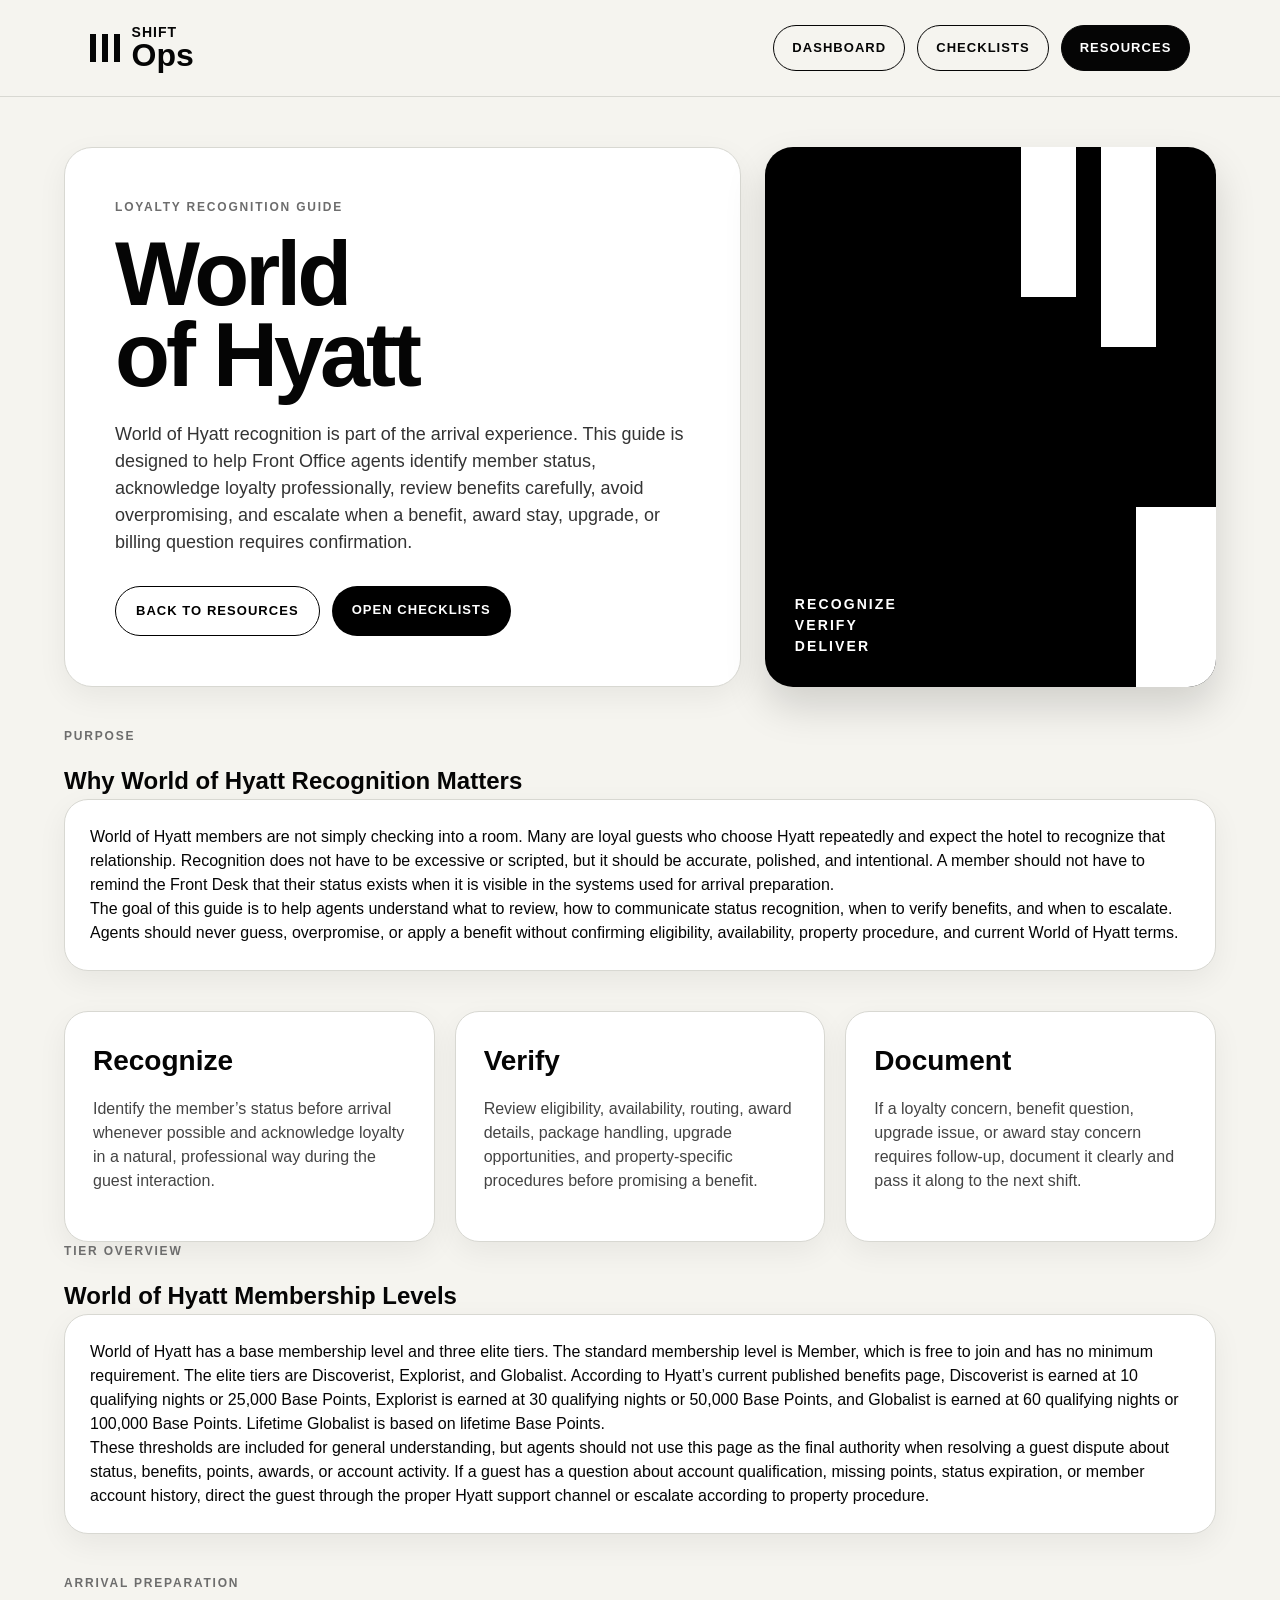
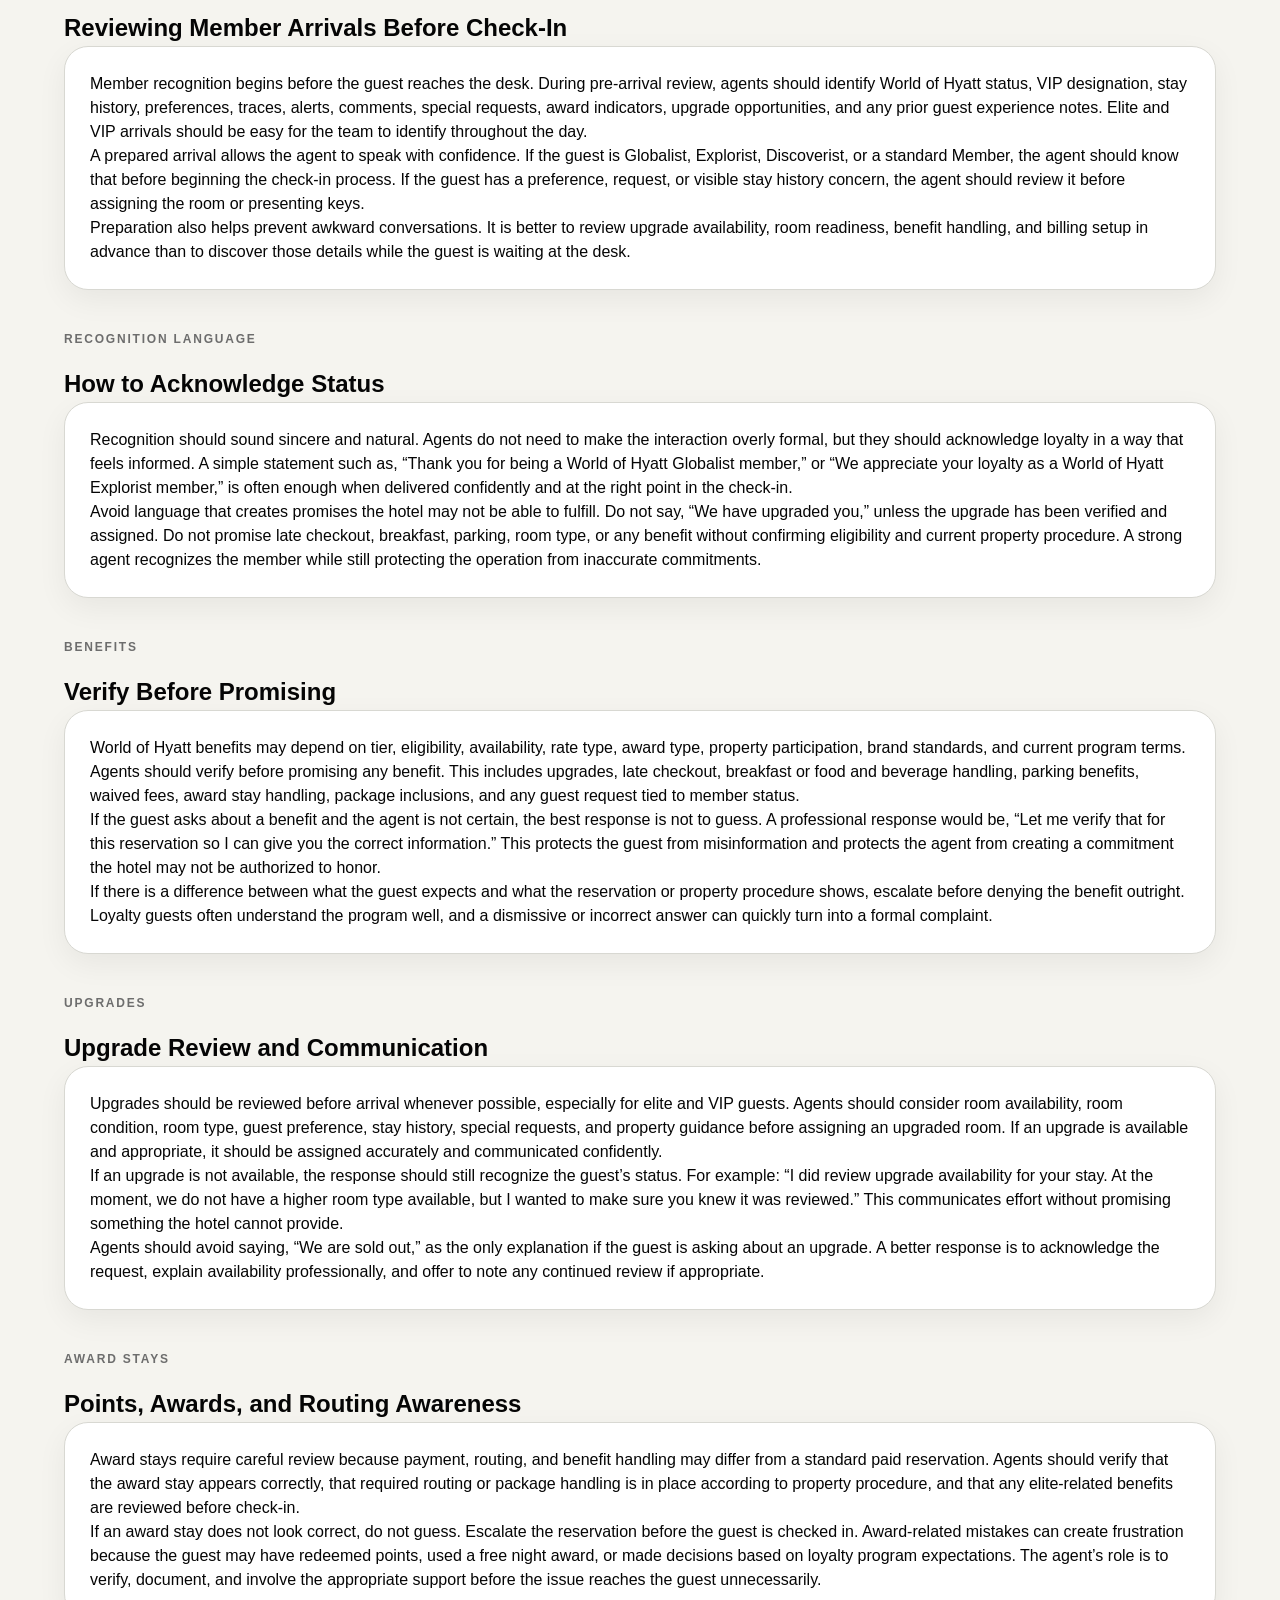
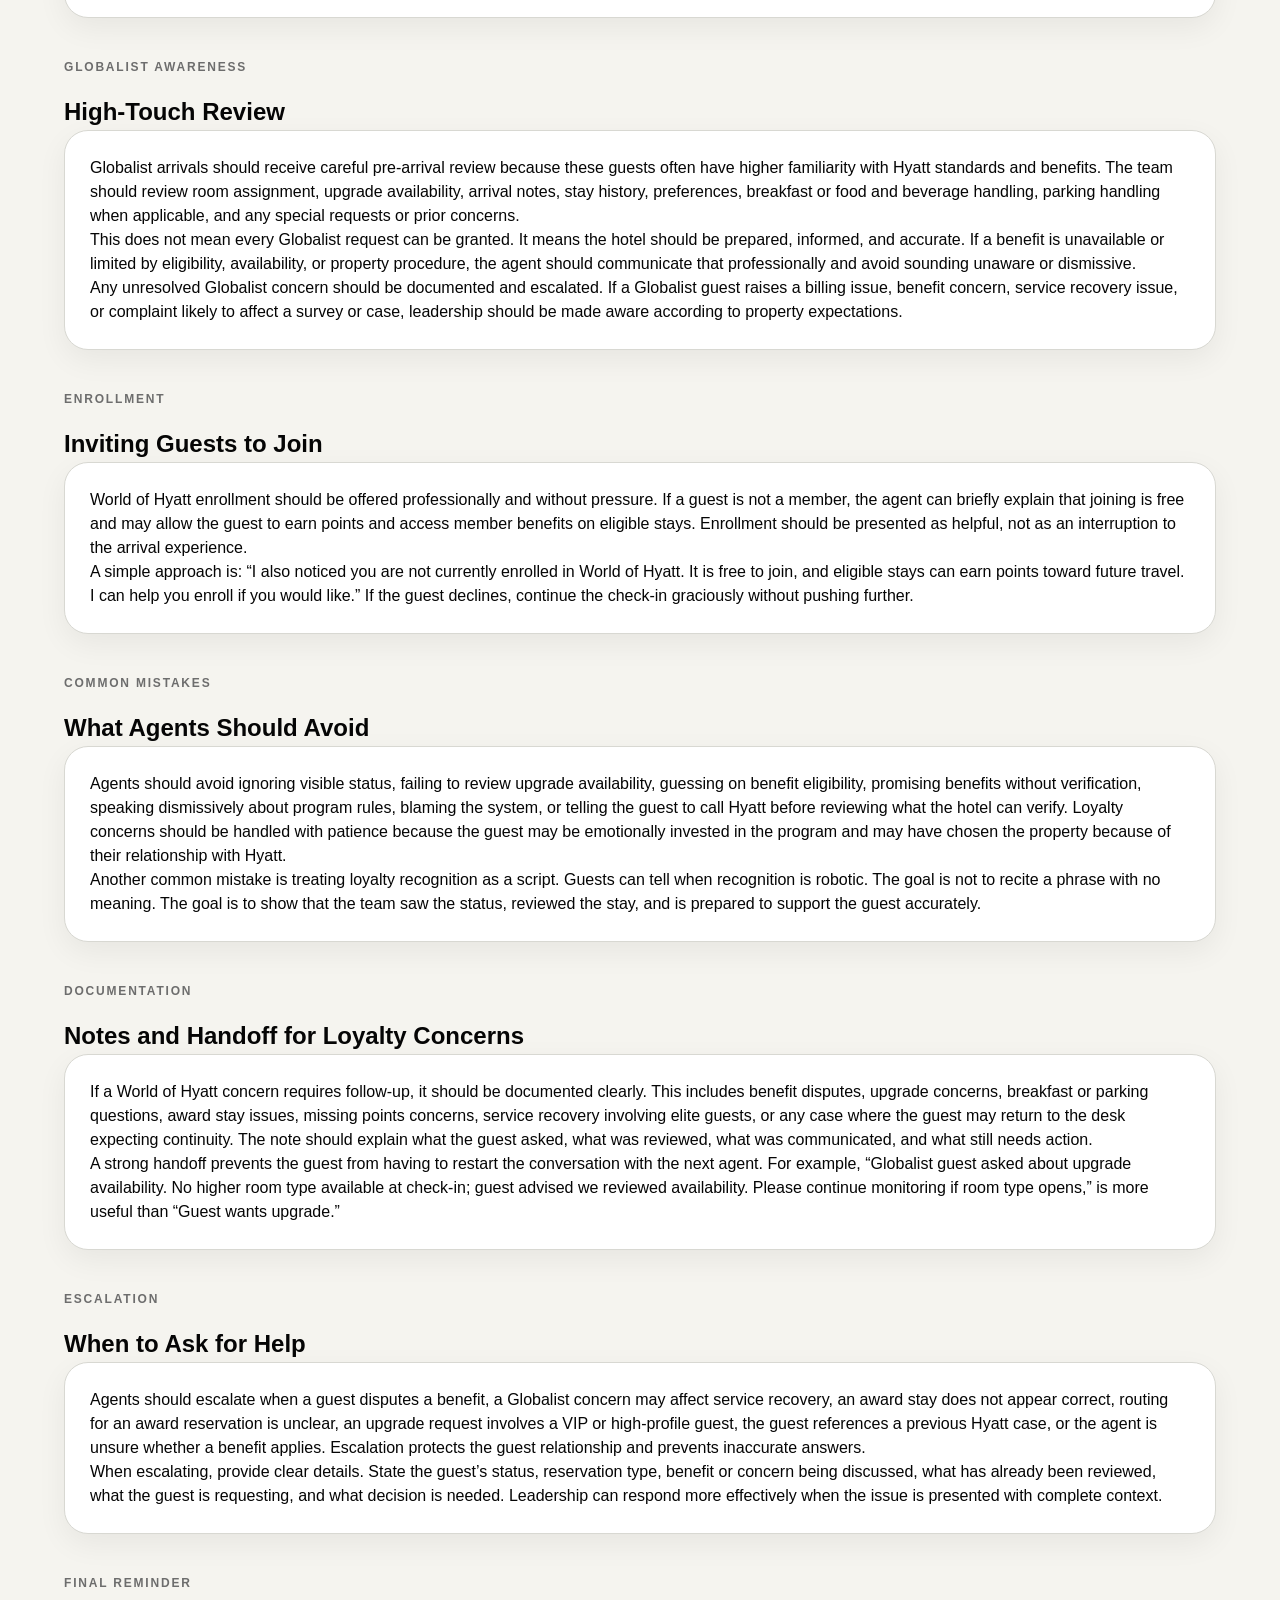
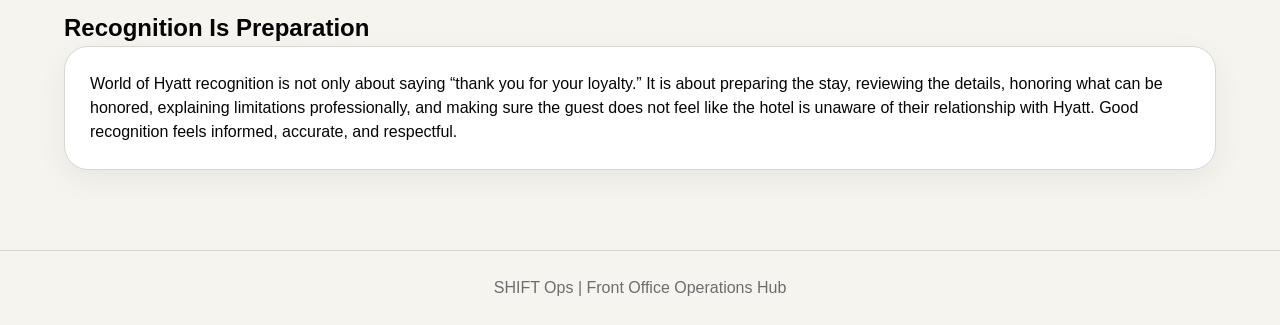
<file: world-of-hyatt.html>
<!DOCTYPE html>
<html lang="en">
<head>
  <meta charset="UTF-8">
  <meta name="viewport" content="width=device-width, initial-scale=1.0">
  <title>SHIFT Ops | World of Hyatt</title>
  <link rel="stylesheet" href="../css/style.css">
  <script src="../js/auth.js"></script>
</head>

<body>
  <header class="site-header">
    <a href="../index.html" class="brand" aria-label="SHIFT Ops Home">
      <div class="brand-mark" aria-hidden="true">
        <span></span>
        <span></span>
        <span></span>
      </div>

      <div class="brand-text">
        <span>SHIFT</span>
        <span>Ops</span>
      </div>
    </a>

    <nav class="site-nav" aria-label="Main navigation">
      <a href="../index.html">Dashboard</a>
      <a href="../checklists.html">Checklists</a>
      <a href="../resources.html" class="active">Resources</a>
    </nav>
  </header>

  <main class="page-shell">
    <section class="hero">
      <div class="hero-content">
        <p class="eyebrow">Loyalty Recognition Guide</p>
        <h1>World<br>of Hyatt</h1>

        <p class="hero-text">
          World of Hyatt recognition is part of the arrival experience. This guide is designed to help Front Office agents identify member status, acknowledge loyalty professionally, review benefits carefully, avoid overpromising, and escalate when a benefit, award stay, upgrade, or billing question requires confirmation.
        </p>

        <div class="button-row">
          <a class="btn secondary" href="../resources.html">Back to Resources</a>
          <a class="btn primary" href="../checklists.html">Open Checklists</a>
        </div>
      </div>

      <div class="hero-card" aria-hidden="true">
        <div class="hero-stripe stripe-one"></div>
        <div class="hero-stripe stripe-two"></div>
        <div class="hero-block"></div>
        <p>Recognize<br>Verify<br>Deliver</p>
      </div>
    </section>

    <section class="section-block">
      <div class="section-heading">
        <p class="eyebrow">Purpose</p>
        <h2>Why World of Hyatt Recognition Matters</h2>
      </div>

      <div class="panel">
        <p>
          World of Hyatt members are not simply checking into a room. Many are loyal guests who choose Hyatt repeatedly and expect the hotel to recognize that relationship. Recognition does not have to be excessive or scripted, but it should be accurate, polished, and intentional. A member should not have to remind the Front Desk that their status exists when it is visible in the systems used for arrival preparation.
        </p>

        <p>
          The goal of this guide is to help agents understand what to review, how to communicate status recognition, when to verify benefits, and when to escalate. Agents should never guess, overpromise, or apply a benefit without confirming eligibility, availability, property procedure, and current World of Hyatt terms.
        </p>
      </div>
    </section>

    <section class="dashboard-grid">
      <article class="card">
        <h2>Recognize</h2>
        <p>
          Identify the member’s status before arrival whenever possible and acknowledge loyalty in a natural, professional way during the guest interaction.
        </p>
      </article>

      <article class="card">
        <h2>Verify</h2>
        <p>
          Review eligibility, availability, routing, award details, package handling, upgrade opportunities, and property-specific procedures before promising a benefit.
        </p>
      </article>

      <article class="card">
        <h2>Document</h2>
        <p>
          If a loyalty concern, benefit question, upgrade issue, or award stay concern requires follow-up, document it clearly and pass it along to the next shift.
        </p>
      </article>
    </section>

    <section class="section-block">
      <div class="section-heading">
        <p class="eyebrow">Tier Overview</p>
        <h2>World of Hyatt Membership Levels</h2>
      </div>

      <div class="panel">
        <p>
          World of Hyatt has a base membership level and three elite tiers. The standard membership level is Member, which is free to join and has no minimum requirement. The elite tiers are Discoverist, Explorist, and Globalist. According to Hyatt’s current published benefits page, Discoverist is earned at 10 qualifying nights or 25,000 Base Points, Explorist is earned at 30 qualifying nights or 50,000 Base Points, and Globalist is earned at 60 qualifying nights or 100,000 Base Points. Lifetime Globalist is based on lifetime Base Points.
        </p>

        <p>
          These thresholds are included for general understanding, but agents should not use this page as the final authority when resolving a guest dispute about status, benefits, points, awards, or account activity. If a guest has a question about account qualification, missing points, status expiration, or member account history, direct the guest through the proper Hyatt support channel or escalate according to property procedure.
        </p>
      </div>
    </section>

    <section class="section-block">
      <div class="section-heading">
        <p class="eyebrow">Arrival Preparation</p>
        <h2>Reviewing Member Arrivals Before Check-In</h2>
      </div>

      <div class="panel">
        <p>
          Member recognition begins before the guest reaches the desk. During pre-arrival review, agents should identify World of Hyatt status, VIP designation, stay history, preferences, traces, alerts, comments, special requests, award indicators, upgrade opportunities, and any prior guest experience notes. Elite and VIP arrivals should be easy for the team to identify throughout the day.
        </p>

        <p>
          A prepared arrival allows the agent to speak with confidence. If the guest is Globalist, Explorist, Discoverist, or a standard Member, the agent should know that before beginning the check-in process. If the guest has a preference, request, or visible stay history concern, the agent should review it before assigning the room or presenting keys.
        </p>

        <p>
          Preparation also helps prevent awkward conversations. It is better to review upgrade availability, room readiness, benefit handling, and billing setup in advance than to discover those details while the guest is waiting at the desk.
        </p>
      </div>
    </section>

    <section class="section-block">
      <div class="section-heading">
        <p class="eyebrow">Recognition Language</p>
        <h2>How to Acknowledge Status</h2>
      </div>

      <div class="panel">
        <p>
          Recognition should sound sincere and natural. Agents do not need to make the interaction overly formal, but they should acknowledge loyalty in a way that feels informed. A simple statement such as, “Thank you for being a World of Hyatt Globalist member,” or “We appreciate your loyalty as a World of Hyatt Explorist member,” is often enough when delivered confidently and at the right point in the check-in.
        </p>

        <p>
          Avoid language that creates promises the hotel may not be able to fulfill. Do not say, “We have upgraded you,” unless the upgrade has been verified and assigned. Do not promise late checkout, breakfast, parking, room type, or any benefit without confirming eligibility and current property procedure. A strong agent recognizes the member while still protecting the operation from inaccurate commitments.
        </p>
      </div>
    </section>

    <section class="section-block">
      <div class="section-heading">
        <p class="eyebrow">Benefits</p>
        <h2>Verify Before Promising</h2>
      </div>

      <div class="panel">
        <p>
          World of Hyatt benefits may depend on tier, eligibility, availability, rate type, award type, property participation, brand standards, and current program terms. Agents should verify before promising any benefit. This includes upgrades, late checkout, breakfast or food and beverage handling, parking benefits, waived fees, award stay handling, package inclusions, and any guest request tied to member status.
        </p>

        <p>
          If the guest asks about a benefit and the agent is not certain, the best response is not to guess. A professional response would be, “Let me verify that for this reservation so I can give you the correct information.” This protects the guest from misinformation and protects the agent from creating a commitment the hotel may not be authorized to honor.
        </p>

        <p>
          If there is a difference between what the guest expects and what the reservation or property procedure shows, escalate before denying the benefit outright. Loyalty guests often understand the program well, and a dismissive or incorrect answer can quickly turn into a formal complaint.
        </p>
      </div>
    </section>

    <section class="section-block">
      <div class="section-heading">
        <p class="eyebrow">Upgrades</p>
        <h2>Upgrade Review and Communication</h2>
      </div>

      <div class="panel">
        <p>
          Upgrades should be reviewed before arrival whenever possible, especially for elite and VIP guests. Agents should consider room availability, room condition, room type, guest preference, stay history, special requests, and property guidance before assigning an upgraded room. If an upgrade is available and appropriate, it should be assigned accurately and communicated confidently.
        </p>

        <p>
          If an upgrade is not available, the response should still recognize the guest’s status. For example: “I did review upgrade availability for your stay. At the moment, we do not have a higher room type available, but I wanted to make sure you knew it was reviewed.” This communicates effort without promising something the hotel cannot provide.
        </p>

        <p>
          Agents should avoid saying, “We are sold out,” as the only explanation if the guest is asking about an upgrade. A better response is to acknowledge the request, explain availability professionally, and offer to note any continued review if appropriate.
        </p>
      </div>
    </section>

    <section class="section-block">
      <div class="section-heading">
        <p class="eyebrow">Award Stays</p>
        <h2>Points, Awards, and Routing Awareness</h2>
      </div>

      <div class="panel">
        <p>
          Award stays require careful review because payment, routing, and benefit handling may differ from a standard paid reservation. Agents should verify that the award stay appears correctly, that required routing or package handling is in place according to property procedure, and that any elite-related benefits are reviewed before check-in.
        </p>

        <p>
          If an award stay does not look correct, do not guess. Escalate the reservation before the guest is checked in. Award-related mistakes can create frustration because the guest may have redeemed points, used a free night award, or made decisions based on loyalty program expectations. The agent’s role is to verify, document, and involve the appropriate support before the issue reaches the guest unnecessarily.
        </p>
      </div>
    </section>

    <section class="section-block">
      <div class="section-heading">
        <p class="eyebrow">Globalist Awareness</p>
        <h2>High-Touch Review</h2>
      </div>

      <div class="panel">
        <p>
          Globalist arrivals should receive careful pre-arrival review because these guests often have higher familiarity with Hyatt standards and benefits. The team should review room assignment, upgrade availability, arrival notes, stay history, preferences, breakfast or food and beverage handling, parking handling when applicable, and any special requests or prior concerns.
        </p>

        <p>
          This does not mean every Globalist request can be granted. It means the hotel should be prepared, informed, and accurate. If a benefit is unavailable or limited by eligibility, availability, or property procedure, the agent should communicate that professionally and avoid sounding unaware or dismissive.
        </p>

        <p>
          Any unresolved Globalist concern should be documented and escalated. If a Globalist guest raises a billing issue, benefit concern, service recovery issue, or complaint likely to affect a survey or case, leadership should be made aware according to property expectations.
        </p>
      </div>
    </section>

    <section class="section-block">
      <div class="section-heading">
        <p class="eyebrow">Enrollment</p>
        <h2>Inviting Guests to Join</h2>
      </div>

      <div class="panel">
        <p>
          World of Hyatt enrollment should be offered professionally and without pressure. If a guest is not a member, the agent can briefly explain that joining is free and may allow the guest to earn points and access member benefits on eligible stays. Enrollment should be presented as helpful, not as an interruption to the arrival experience.
        </p>

        <p>
          A simple approach is: “I also noticed you are not currently enrolled in World of Hyatt. It is free to join, and eligible stays can earn points toward future travel. I can help you enroll if you would like.” If the guest declines, continue the check-in graciously without pushing further.
        </p>
      </div>
    </section>

    <section class="section-block">
      <div class="section-heading">
        <p class="eyebrow">Common Mistakes</p>
        <h2>What Agents Should Avoid</h2>
      </div>

      <div class="panel">
        <p>
          Agents should avoid ignoring visible status, failing to review upgrade availability, guessing on benefit eligibility, promising benefits without verification, speaking dismissively about program rules, blaming the system, or telling the guest to call Hyatt before reviewing what the hotel can verify. Loyalty concerns should be handled with patience because the guest may be emotionally invested in the program and may have chosen the property because of their relationship with Hyatt.
        </p>

        <p>
          Another common mistake is treating loyalty recognition as a script. Guests can tell when recognition is robotic. The goal is not to recite a phrase with no meaning. The goal is to show that the team saw the status, reviewed the stay, and is prepared to support the guest accurately.
        </p>
      </div>
    </section>

    <section class="section-block">
      <div class="section-heading">
        <p class="eyebrow">Documentation</p>
        <h2>Notes and Handoff for Loyalty Concerns</h2>
      </div>

      <div class="panel">
        <p>
          If a World of Hyatt concern requires follow-up, it should be documented clearly. This includes benefit disputes, upgrade concerns, breakfast or parking questions, award stay issues, missing points concerns, service recovery involving elite guests, or any case where the guest may return to the desk expecting continuity. The note should explain what the guest asked, what was reviewed, what was communicated, and what still needs action.
        </p>

        <p>
          A strong handoff prevents the guest from having to restart the conversation with the next agent. For example, “Globalist guest asked about upgrade availability. No higher room type available at check-in; guest advised we reviewed availability. Please continue monitoring if room type opens,” is more useful than “Guest wants upgrade.”
        </p>
      </div>
    </section>

    <section class="section-block">
      <div class="section-heading">
        <p class="eyebrow">Escalation</p>
        <h2>When to Ask for Help</h2>
      </div>

      <div class="panel">
        <p>
          Agents should escalate when a guest disputes a benefit, a Globalist concern may affect service recovery, an award stay does not appear correct, routing for an award reservation is unclear, an upgrade request involves a VIP or high-profile guest, the guest references a previous Hyatt case, or the agent is unsure whether a benefit applies. Escalation protects the guest relationship and prevents inaccurate answers.
        </p>

        <p>
          When escalating, provide clear details. State the guest’s status, reservation type, benefit or concern being discussed, what has already been reviewed, what the guest is requesting, and what decision is needed. Leadership can respond more effectively when the issue is presented with complete context.
        </p>
      </div>
    </section>

    <section class="section-block">
      <div class="section-heading">
        <p class="eyebrow">Final Reminder</p>
        <h2>Recognition Is Preparation</h2>
      </div>

      <div class="panel">
        <p>
          World of Hyatt recognition is not only about saying “thank you for your loyalty.” It is about preparing the stay, reviewing the details, honoring what can be honored, explaining limitations professionally, and making sure the guest does not feel like the hotel is unaware of their relationship with Hyatt. Good recognition feels informed, accurate, and respectful.
        </p>
      </div>
    </section>
  </main>

  <footer class="site-footer">
    SHIFT Ops | Front Office Operations Hub
  </footer>
</body>
</html>
</file>
<file: css/style.css>
:root{
  --black:#050505;
  --white:#ffffff;
  --cream:#f5f4ef;
  --line:#d8d8d2;
  --gray:#6d6d6d;
  --shadow:0 10px 30px rgba(0,0,0,.06);
}

*{
  margin:0;
  padding:0;
  box-sizing:border-box;
}

html, body{
  width:100%;
  min-height:100%;
}

body{
  font-family:Arial, Helvetica, sans-serif;
  background:var(--cream);
  color:var(--black);
  line-height:1.5;
}

a{
  text-decoration:none;
  color:inherit;
}

/* ---------------------- */
/*   CONSISTENT NAV BAR   */
/* ---------------------- */

.site-header{
  background:var(--cream);
  border-bottom:1px solid var(--line);
  padding:25px 7%;
  display:flex;
  justify-content:space-between;
  align-items:center;
  position:sticky;
  top:0;
  left:0;
  width:100%;
  z-index:1000;
}

.brand {
  color: var(--black);
  display: flex;
  align-items: center;
  gap: 12px;
  text-decoration: none;
}

.brand-mark {
  display: flex;
  gap: 6px;
}

.brand-mark span {
  width: 6px;
  height: 28px;
  background: var(--black);
  display: block;
}

.brand-text {
  display: flex;
  flex-direction: column;
  justify-content: center;
  line-height: 1;
}

.brand-text span:first-child {
  font-size: 14px;
  font-weight: 700;
  letter-spacing: 1px;
}

.brand-text span:last-child {
  font-size: 32px;
  font-weight: 800;
}


.site-nav{
  display:flex;
  gap:12px;
  flex-wrap:wrap;
}

.site-nav a{
  color:var(--black);
  border:1px solid var(--black);
  padding:12px 18px;
  border-radius:999px;
  font-size:13px;
  font-weight:800;
  text-transform:uppercase;
  letter-spacing:.08em;
  transition:.25s;
}

.site-nav a:hover,
.site-nav a.active{
  background:var(--black);
  color:white;
}

/* ---------------------- */
/*        PAGE LAYOUT     */
/* ---------------------- */

.page-shell{
  width:min(1200px,90%);
  margin:50px auto 80px;
}

/* HERO SECTION (Homepage) */

.hero{
  display:grid;
  grid-template-columns:1.2fr .8fr;
  gap:24px;
  margin-bottom:40px;
}

.hero-content{
  background:white;
  border:1px solid var(--line);
  border-radius:28px;
  padding:50px;
  box-shadow:var(--shadow);
}

.eyebrow{
  text-transform:uppercase;
  letter-spacing:.15em;
  font-size:12px;
  font-weight:800;
  color:var(--gray);
  margin-bottom:18px;
}

.hero h1{
  font-size:clamp(50px,8vw,90px);
  line-height:.9;
  margin-bottom:25px;
  letter-spacing:-4px;
}

.hero-text{
  font-size:18px;
  color:#333;
  max-width:650px;
}

.hero-card{
  background:black;
  border-radius:28px;
  position:relative;
  overflow:hidden;
  min-height:420px;
  color:white;
  box-shadow:0 20px 40px rgba(0,0,0,.15);
}

.hero-stripe{
  position:absolute;
  background:white;
}

.stripe-one{
  right:60px;
  top:0;
  width:55px;
  height:200px;
}

.stripe-two{
  right:140px;
  top:0;
  width:55px;
  height:150px;
}

.hero-block{
  position:absolute;
  right:0;
  bottom:0;
  width:80px;
  height:180px;
  background:white;
}

.hero-card p{
  position:absolute;
  left:30px;
  bottom:30px;
  font-size:14px;
  font-weight:800;
  text-transform:uppercase;
  letter-spacing:.15em;
}

.button-row{
  display:flex;
  gap:12px;
  margin-top:30px;
  flex-wrap:wrap;
}

.btn{
  padding:14px 20px;
  border-radius:999px;
  font-weight:800;
  text-transform:uppercase;
  letter-spacing:.08em;
  font-size:13px;
}

.btn.primary{
  background:black;
  color:white;
}

.btn.secondary{
  border:1px solid black;
  color:black;
}

/* DASHBOARD CARDS */

.dashboard-grid{
  display:grid;
  grid-template-columns:repeat(3,1fr);
  gap:20px;
}

.card{
  background:white;
  border:1px solid var(--line);
  border-radius:24px;
  padding:28px;
  box-shadow:var(--shadow);
}

.card h2{
  margin-bottom:15px;
  font-size:28px;
}

.card p{
  color:#444;
  margin-bottom:20px;
}

.stat{
  border-top:1px solid var(--line);
  padding-top:15px;
  font-size:18px;
  font-weight:900;
}

.text-link{
  display:inline-block;
  margin-top:15px;
  color:black;
  font-weight:800;
}

/* ---------------------- */
/*   CHECKLIST PAGE CSS   */
/* ---------------------- */

.page-intro{
  margin-bottom:30px;
}

.page-intro h1{
  font-size:48px;
  margin-bottom:15px;
}

.form-grid{
  display:grid;
  grid-template-columns:repeat(2,1fr);
  gap:20px;
}

.form-grid label{
  font-weight:700;
  font-size:14px;
  display:flex;
  flex-direction:column;
  gap:6px;
}

.form-grid input{
  padding:12px;
  border-radius:10px;
  border:1px solid var(--line);
  background:white;
}

.panel{
  background:white;
  border:1px solid var(--line);
  border-radius:24px;
  padding:25px;
  box-shadow:var(--shadow);
  margin-bottom:40px;
}

.shift-tabs{
  display:flex;
  gap:10px;
  margin-bottom:25px;
}

.shift-tab{
  padding:10px 18px;
  border-radius:999px;
  border:1px solid black;
  background:white;
  font-weight:800;
  cursor:pointer;
}

.shift-tab.active{
  background:black;
  color:white;
}

.checklist-header{
  display:flex;
  justify-content:space-between;
  align-items:flex-end;
  margin-bottom:25px;
}

.progress-card{
  background:white;
  border:1px solid var(--line);
  padding:12px 18px;
  border-radius:14px;
  box-shadow:var(--shadow);
  display:flex;
  flex-direction:column;
  gap:8px;
  min-width:180px;
}

.progress-track{
  width:100%;
  height:8px;
  background:var(--line);
  border-radius:999px;
  overflow:hidden;
}

.progress-fill{
  height:100%;
  width:0%;
  background:black;
  transition:width .3s ease;
}

.checklist-actions{
  display:flex;
  gap:12px;
  margin-bottom:25px;
}

#checklistContainer{
  margin-bottom:30px;
}

.notes-grid{
  display:grid;
  grid-template-columns:1fr 1fr;
  gap:20px;
  margin-top:30px;
}

.notes-grid textarea{
  width:100%;
  min-height:120px;
  padding:12px;
  border-radius:10px;
  border:1px solid var(--line);
  background:white;
}

.submit-row{
  margin-top:30px;
  text-align:right;
}

/* ---------------------- */
/*        FOOTER          */
/* ---------------------- */

.site-footer{
  border-top:1px solid var(--line);
  text-align:center;
  padding:25px;
  color:var(--gray);
}
/* ✅ Fix checklist layout */
#checklistContainer {
  display: flex;
  flex-direction: column;
  gap: 12px;
}

/* Each checklist item on its own line */
.checklist-item {
  display: flex;
  align-items: flex-start;
  gap: 10px;
  width: 100%;
}

/* Prevent weird inline wrapping */
.checklist-item label {
  display: block;
  line-height: 1.4;
  width: 100%;
}

/* Clean checkbox alignment */
.checklist-item input[type="checkbox"] {
  margin-top: 4px;
}

.section-content {
  display: flex;
  flex-direction: column;
  gap: 10px;
}

.checklist-item {
  display: flex;
  align-items: flex-start;
  gap: 10px;
  width: 100%;
}

.checklist-item label {
  display: block;
  line-height: 1.4;
  cursor: pointer;
}

.checklist-item input[type="checkbox"] {
  margin-top: 4px;
}
</file>
